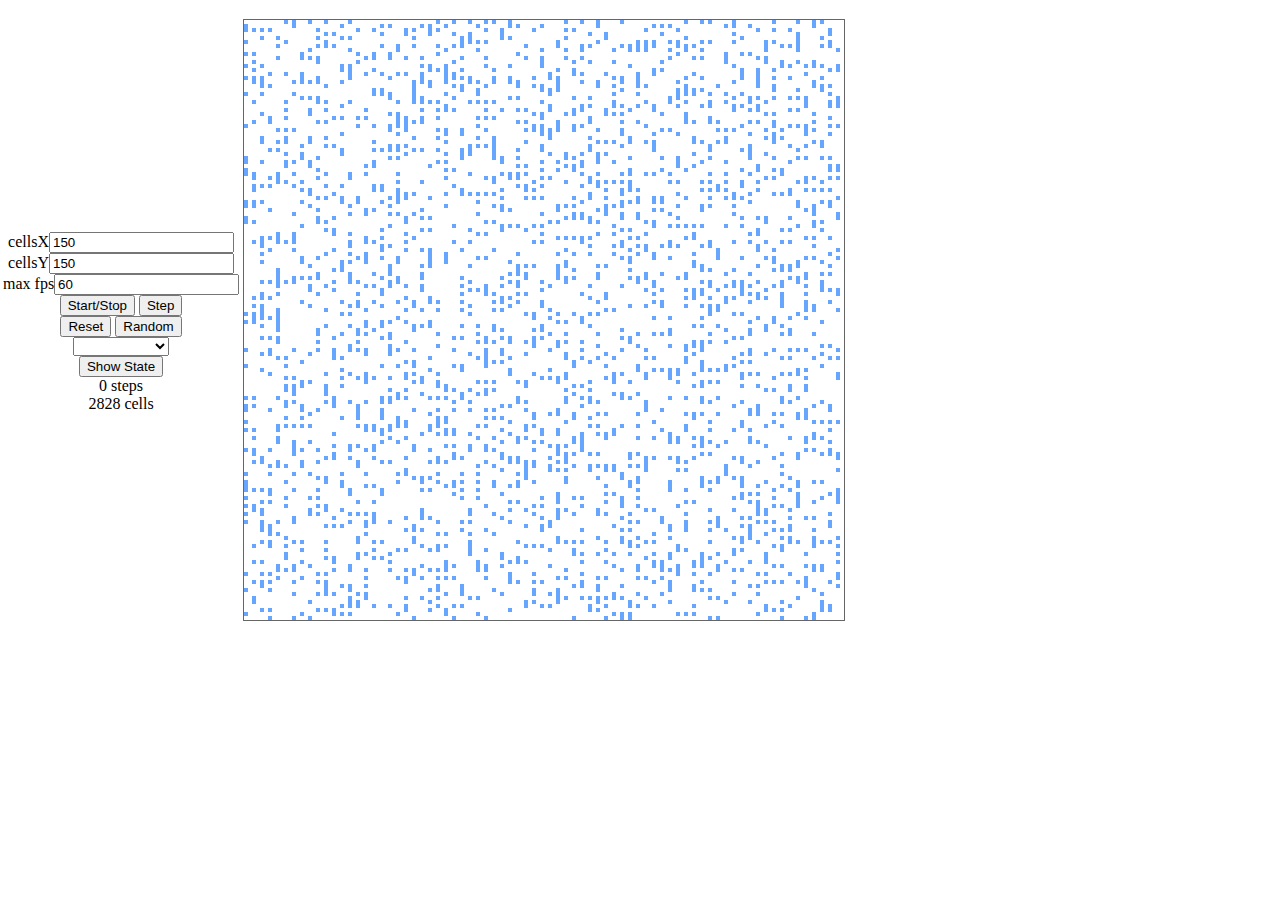
<file: site/life.html>
<!DOCTYPE HTML>
<html>
  <head>
    <style>
      body {
      margin: 0px;
      padding: 0px;
      }
    </style>
  </head>
  <body>
    <table  style="margin-top:1em">
      <tbody>
        <tr>
          <td align="center">
            <form action="#">
              <div><label for="cellx">cellsX</label><input type="text" id="cellsX" onChange="set('cellsX', this.value);"/></div>
              <div><label for="cellY">cellsY</label><input type="text" id="cellsY" onChange="set('cellsY', this.value);"/></div>
              <div><label for="framerate">max fps</label><input type="text" id="framerate" onChange="set('framerate',this.value);meta.generationSinceStart=0;meta.startTime=getSeconds()"/></div>
              <div>
                <input type="button" id="startstop" value="Start/Stop" onClick="toggleRun()"/>
                <input type="button" id="step" value="Step" onClick="renderNextFrame(meta)"/>
              </div>
              <div>
                <input type="button" id="reset" value="Reset" onClick="document.getElementById('shapes').selectedIndex=0;resetCanvas(meta)"/>
                <input type="button" id="rand" value="Random" onClick="randomCanvas(meta)"/>
              </div>
              <div><select id="shapes" onChange="initShape(meta, this.value)"></select></div>
              <div><input type="button" id="showstate" value="Show State" onClick="showState(meta)"/></div>
            </form>
            <div id="generation"></div>
            <div id="population"></div>
          </td>
          <td>
            <div>
              <canvas id="gol" width="600" height="600" style="border:solid #666 1px;"></canvas>
            </div>
          </td>
        </tr>
      </tbody>
    </table>
    <div id="debug" style="text-align:center"></div>
    <div id="actualFramerate" style="text-align:center"></div>
    <script>
      document.onkeyup = keyListener;       

      function keyListener(event) {
        var KeyID = (window.event) ? event.keyCode : event.keyCode;
        switch(KeyID) {
          case 67: resetCanvas(meta); break;     // c means clear
          case 71: toggleRun(); break;           // g means go dog go 
          case 82: randomCanvas(meta); break;    // r means random
          case 83: renderNextFrame(meta); break; // s means step
        }
      }

      function init(cfg) {
        document.getElementById("cellsX").value = cfg.cellsX;
        document.getElementById("cellsY").value = cfg.cellsY;
        document.getElementById("framerate").value = cfg.framerate;
        cfg.canvas.addEventListener('mousemove', canvasMouseMove, false);
        cfg.canvas.addEventListener('mousedown', canvasMouseDown, false);
        cfg.canvas.addEventListener('mouseup', canvasMouseUp, false);
        populateSelect(document.getElementById('shapes'));
      }

      function getMousePos(cfg, evt) {
        var rect = cfg.canvas.getBoundingClientRect();
        return {
           x: evt.clientX - rect.left,
           y: evt.clientY - rect.top
        };
      } 

      function canvasMouseDown(event) {
        mousePos = getMousePos(meta, event);
        meta.dragStart=getCellRect(meta, mousePos);
        meta.dragEnd=Start=getCellRect(meta, mousePos);
        meta.dragState=!meta.currState[meta.dragStart.y][meta.dragStart.x];
      }

      function canvasMouseMove(event) {
        //erase old highlight
        
        mousePos = getMousePos(meta, event);
        meta.dragEnd= getMousePos(meta, event);
        cells = getCellRect(meta, mousePos);
        //draw new highlight
      }

      // highlights or returns to normal, an array of cells
      // returns the cells affected

      function toggleHighLight(cells, state) {

        drawRect(makeRect(cellX*cellW,cellY*cellH,cellW,cellH,0,cfg.highlight,cfg.stroke), cfg);
      }

      function canvasMouseUp(event) {
        if(meta.dragStart !=null) {
          mousePos = getMousePos(meta, event);
          var changed = toggleCells(getInterimCells(meta.dragStart, getCellRect(meta, mousePos)), meta.dragState);
          meta.dragState? meta.population += changed : meta.population -= changed;
        }
        drawState(meta);
        meta.dragStart=null;
        meta.dragState=null;
      }

      // toggles an array of [y],[x] arrays to argued state
      // returns number that changed state
      function toggleCells(arr, state) {
        var retval = 0;
        for(var i = 0; i<arr.length; i++) {
          var last_state = meta.currState[arr[i].y][arr[i].x]; 
          if(last_state != state) {
            meta.currState[arr[i].y][arr[i].x] = state;
            retval++;
          }
        }
        return retval;;
      }

      // implementation of bresenham algoithm to get covered cells over
      // a line segement connecting two cells
      // params: start: start canvas cell
      //         end: final canvas cell
      // return: array of cells covered
      function getInterimCells(start, end) {
        ret = [];
        if(start == null || end == null) return ret;
        var dx = Math.abs(end.x - start.x), sx = start.x < end.x ? 1 : -1;
        var dy = Math.abs(end.y - start.y), sy = start.y < end.y ? 1 : -1; 
        var err = (dx>dy ? dx : -dy)/2;

        while (true) {
          ret.push({x:start.x, y:start.y});
          if (start.x === end.x && start.y === end.y) break;
          var e2 = err;
          if (e2 > -dx) { err -= dy; start.x += sx; }
          if (e2 < dy) { err += dx; start.y += sy; }
        }
        return ret;
      }

      // draws a square dynamically sized by size of the canvas and the number of 
      // cells configured to be displayed
      function drawRect(rect, cfg) {
        cfg.context.beginPath();
        cfg.context.rect(rect.x, rect.y, rect.width, rect.height);
        cfg.context.fillStyle = rect.fill;
        cfg.context.fill();
      }

      // creates jso containing data used to draw a square on the canvas
      function makeRect(x,y,width,height,borderWidth,fill,stroke ) {
        return {x: x, y: y, width: width, height: height, borderWidth: borderWidth, fill: fill, stroke: stroke};
      }

      function getRect(cfg, mousePos) {
        cellW=cfg.canvas.width/cfg.currState[0].length;
        cellH=cfg.canvas.height/cfg.currState.length;

      }

      function drawState(cfg) {
        cellW=cfg.canvas.width/cfg.currState[0].length;
        cellH=cfg.canvas.height/cfg.currState.length;
        cfg.context.clearRect(0, 0, cfg.canvas.width, cfg.canvas.height);

        for(var y=0; y<cfg.currState.length; y++) {
          for(var x=0; x<cfg.currState[y].length; x++) {
            if(cfg.currState[y][x])
              drawRect(makeRect(x*cellW,y*cellH,cellW,cellH,1,cfg.fill,cfg.stroke), cfg);
          }
        }
        document.getElementById("generation").innerHTML=cfg.generation+ " steps";
        document.getElementById("population").innerHTML=cfg.population + " cells";
      }

      function getCellRect(cfg, mousePos) {
        cfg.context.clearRect(0, 0, cfg.canvas.width, cfg.canvas.height);
        drawState(cfg);
        cellW=cfg.canvas.width/cfg.currState[0].length;
        cellH=cfg.canvas.height/cfg.currState.length;
        
        var cellX=Math.floor(mousePos.x/cellW);
        var cellY=Math.floor(mousePos.y/cellH);
        document.getElementById('debug').innerHTML="(x,y): " + mousePos.x + "," + mousePos.y + "<br/>(cx,cy): " + cellX + "," + cellY;
        drawRect(makeRect(cellX*cellW,cellY*cellH,cellW,cellH,0,cfg.highlight,cfg.stroke), cfg);
        return {x:cellX, y:cellY}
      }

      function getOccupiedNeighbors(state,x,y) {
        states=[[x-1,y],[x-1,y-1],[x,y-1],[x+1,y-1],[x+1,y],[x+1,y+1],[x,y+1],[x-1,y+1]];
        retval=0;
        for(var i=0; i<8; i++) {
          if(states[i][0] >= 0 && states[i][1] >= 0 && states[i][0] < state[0].length && states[i][1] < state.length) {
            if(state[states[i][1]][states[i][0]]) {
              retval+=1;
            }
          }
        }
        return retval;
      }

      //false=dead, true=life
      function getNextCellState(cellState, occupiedNeighbors) {
        nextState=false;
        if(cellState) {
          if(occupiedNeighbors < 2 || occupiedNeighbors > 3) {
            nextState = false;
          }else{
            nextState = true;
          }
        }else{
          nextState = (occupiedNeighbors == 3);
        }
        return nextState;
      }

      function set(ivar, val) {
        meta[ivar]=val;
      }

      function get(ivar) {
        return meta[ivar];
      }

      function getNextState(cfg) {
        var nextState=[];
        for(var y=0; y<cfg.currState.length; y++) {
          var line =[];
          for(var x=0; x<cfg.currState[y].length; x++) {
            var oldVal=cfg.currState[y][x];
            var nextVal= getNextCellState(cfg.currState[y][x], getOccupiedNeighbors(cfg.currState,x,y));  
            line.push(nextVal);
            if(oldVal != nextVal) {
              if(oldVal) cfg.population-=1;
              if(!oldVal) cfg.population+=1;
            }
          }
          nextState.push(line);
        }
        cfg.currState=nextState;
        return nextState;
      }

      function renderNextFrame(cfg) {
        cfg.generation++;
        cfg.generationSinceStart++;
        cfg.context.clearRect(0, 0, cfg.canvas.width, cfg.canvas.height);
        cfg.currState = getNextState(cfg);
        drawState(cfg);
        renderStats(cfg);
        document.getElementById('population').innerHTML= cfg.population + " cells";
        if(cfg.isRunning) window.setTimeout(renderNextFrame, 1000/cfg.framerate, cfg);
        if(cfg.generation % 20 == 0) { 
          document.getElementById("actualFramerate").innerHTML= round(cfg.generationSinceStart/(getSeconds()-cfg.startTime), 2) + " fps";
        }
      }

      function renderStats() {
      }

      function getRandomInt(min, max) {
          return Math.floor(Math.random() * (max - min + 1)) + min;
      }

      function toggleRun() {
        meta.isRunning = !meta.isRunning;
        meta.startTime = getSeconds();
        meta.generationSinceStart = 0;
        document.getElementById("step").disabled=meta.isRunning;
        document.getElementById("reset").disabled=meta.isRunning;
        document.getElementById("generation").innerHTML="";
        document.getElementById("actualFramerate").innerHTML="";

        renderNextFrame(meta);
      }

      function getSeconds() {
        return new Date().getTime() / 1000;
      }

      function round(number, decimals) {
        return new Number(number+'').toFixed(parseInt(decimals));
      }

      function resetCanvas(cfg) {
        cfg.generation=0;
        cfg.currState=[];
        cfg.population=0;
        for(var y=0; y<cfg.cellsY; y++) {
          line=[];
          for(var x=0; x<cfg.cellsX; x++) {
            line.push(false);
          }
          cfg.currState.push(line);
        }
        cfg.context.clearRect(0, 0, cfg.canvas.width, cfg.canvas.height);
        drawState(cfg);
      }

      function randomCanvas(cfg) {
        cfg.currState=[];
        cfg.population=0;
        for(var y=0; y<cfg.cellsY; y++) {
          line=[];
          for(var x=0; x<cfg.cellsX; x++) {
            if ((x%2==0 && y%2==0)|| (x%2!=0 && y%2!=0)){
              var rand = getRandomInt(0,3);
              line.push(rand==1);
              line.push(false);
              if(rand==1) cfg.population += 1;
            }
          }
          cfg.currState.push(line);
        }
        cfg.context.clearRect(0, 0, cfg.canvas.width, cfg.canvas.height);
        drawState(cfg);
      }

      function initShape(cfg, arrname){
        arr = window[arrname];
        cfg.cellsX=arr[2];
        cfg.cellsY=arr[2];
        document.getElementById("cellsX").value = arr[2];
        document.getElementById("cellsY").value = arr[2];
        resetCanvas(cfg);
        if(arr == null) return;
        cfg.population = arr[0].length;
        for(var i=0; i<arr[0].length; i++) {
          cfg.currState[arr[1][i]][arr[0][i]] = true;
        }
        cfg.context.clearRect(0, 0, cfg.canvas.width, cfg.canvas.height);
        //initShape(cfg,hash); 
        drawState(cfg);
      }
 
      function showState(cfg) {
        var arr = [[],[]];
        for(var y=0; y<cfg.currState.length; y++) {
          for(var x=0; x<cfg.currState[y].length; x++) {
            if(cfg.currState[y][x]) {
              arr[0].push(x);
              arr[1].push(y);
            }
          }
        }
        var show = "[["+arr[0].join(",") + "],[" + arr[1].join(",") + "]]";
        document.getElementById("debug").innerHTML = show
      }

      function addToCheckbox(select, names) {
        for(var i = 0; i<names.length; i++) {
          var el = document.createElement("option");
          el.textContent = names[i];
          el.value = names[i];
          select.appendChild(el);
        }
      }

      function populateSelect(cb) {
        var names = [];
        names.push('');
        names.push('glider');
        names.push('absorber');
        names.push('oneoone');
        names.push('onetwothree');
        names.push('acorn');
        names.push('anvil');
        names.push('ants');
        names.push('beehive');
        names.push('bigs');
        names.push('gospergun');
        names.push('eater2s');
        names.push('eater3');
        names.push('blinkerpuffer');
        names.push('boatmaker');
        names.push('ecstasy');
        names.push('duuude');
        names.push('sweeeet');
        names.push('becs_1');
        names.push('koks_galaxy');
        addToCheckbox(cb, names);
      }

      var glider = [[1,2,0,1,2],[0,1,2,2,2], 100];
      var absorber = [[3,4,3,4],[0,0,1,1], 100];
      var oneoone = [[4,5,12,13,3,5,12,14,3,14,0,1,3,14,16,17,0,1,3,5,8,9,12,14,16,17,3,5,7,10,12,14,3,5,7,10,12,14,0,1,3,5,8,9,12,14,16,17,0,1,3,14,16,17,3,14,3,5,12,14,4,5,12,13],[0,0,0,0,1,1,1,1,2,2,3,3,3,3,3,3,4,4,4,4,4,4,4,4,4,4,5,5,5,5,5,5,6,6,6,6,6,6,7,7,7,7,7,7,7,7,7,7,8,8,8,8,8,8,9,9,10,10,10,10,11,11,11,11], 100];
      var onetwothree = [[2,3,0,3,0,1,3,5,6,1,3,6,1,6,8,9,2,3,4,6,8,9,5,4,4,5],[0,0,1,1,2,2,2,2,2,3,3,3,4,4,4,4,5,5,5,5,5,5,6,7,8,8], 100];
      var acorn = [[68,70,67,68,71,72,73],[83,84,85,85,85,85,85], 100];
      var anvil = [[30,31,32,33,29,34,30,31,32,34,32,34,35],[61,61,61,61,62,62,63,63,63,63,64,64,64], 100];
      var ants = [[8,9,13,14,18,19,23,24,28,29,33,34,38,39,43,44,48,49,10,11,15,16,20,21,25,26,30,31,35,36,40,41,45,46,50,51,10,11,15,16,20,21,25,26,30,31,35,36,40,41,45,46,50,51,8,9,13,14,18,19,23,24,28,29,33,34,38,39,43,44,48,49],[44,44,44,44,44,44,44,44,44,44,44,44,44,44,44,44,44,44,45,45,45,45,45,45,45,45,45,45,45,45,45,45,45,45,45,45,46,46,46,46,46,46,46,46,46,46,46,46,46,46,46,46,46,46,47,47,47,47,47,47,47,47,47,47,47,47,47,47,47,47,47,47], 100];
      var beehive = [[11,12,10,13,11,12,9,10,11,12,8,13,8,9,12,13],[4,4,5,5,6,6,8,8,8,8,9,9,10,10,10,10], 100];
      var bigs = [[35,36,34,37,34,36,37,31,32,34,31,34,32,33],[50,50,51,51,52,52,52,53,53,53,54,54,55,55], 100];
      var gospergun = [[41,39,41,29,30,37,38,51,52,28,32,37,38,51,52,17,18,27,33,37,38,17,18,27,31,33,34,39,41,27,33,41,28,32,29,30],[13,14,14,15,15,15,15,15,15,16,16,16,16,16,16,17,17,17,17,17,17,18,18,18,18,18,18,18,18,19,19,19,20,20,21,21], 100];
      var eater2s = [[41,39,41,29,30,37,38,51,52,28,32,37,38,51,52,17,18,27,33,37,38,17,18,27,31,33,34,39,41,27,33,41,28,32,29,30,70,71,73,70,71,73,74,75,76,70,71,73,74,75,71,73,71,73,72],[13,14,14,15,15,15,15,15,15,16,16,16,16,16,16,17,17,17,17,17,17,18,18,18,18,18,18,18,18,19,19,19,20,20,21,21,51,51,51,52,52,52,52,52,53,54,54,54,54,54,55,55,56,56,57], 100];
      var eater3 = [[41,39,41,29,30,37,38,51,52,28,32,37,38,51,52,17,18,27,33,37,38,17,18,27,31,33,34,39,41,27,33,41,28,32,29,30,70,71,69,72,75,76,69,71,76,79,70,76,78,80,73,74,76,79,73,76,70,75,70,71,72,73,74,72,71,73,72],[13,14,14,15,15,15,15,15,15,16,16,16,16,16,16,17,17,17,17,17,17,18,18,18,18,18,18,18,18,19,19,19,20,20,21,21,51,51,52,52,52,52,53,53,53,53,54,54,54,54,55,55,55,55,56,56,57,57,58,58,58,58,58,60,61,61,62], 100];
      var blinkerpuffer = [[92,90,94,89,89,94,89,90,91,92,93,90,91,89,90,92,93,94,90,91,92,93,91,92,94,95,92,97,91,91,97,91,92,93,94,95,96],[3,4,4,5,6,6,7,7,7,7,7,11,11,12,12,12,12,12,13,13,13,13,14,14,16,16,17,17,18,19,19,20,20,20,20,20,20], 100];
      var boatmaker = [[43,44,42,44,41,40,39,38,37,36,35,34,33,32,27,28,29,30,31,31,31,31,31],[24,24,25,25,26,27,28,29,30,31,32,33,34,35,36,36,36,36,36,37,38,39,40], 100];
      var ecstasy = [[0,99,1,98,2,97,3,96,4,95,5,94,6,93,7,92,8,91,9,90,10,89,11,88,12,87,13,86,14,85,15,84,16,83,17,82,18,81,19,80,20,79,21,78,22,77,23,76,24,75,25,74,26,73,27,72,28,71,29,70,30,69,31,68,32,67,33,66,34,65,35,64,36,63,37,62,38,61,39,60,40,59,41,58,42,57,43,56,44,55,45,54,46,53,47,52,48,51,49,50,49,50,48,51,47,52,46,53,45,54,44,55,43,56,42,57,41,58,40,59,39,60,38,61,37,62,36,63,35,64,34,65,33,66,32,67,31,68,30,69,29,70,28,71,27,72,26,73,25,74,24,75,23,76,22,77,21,78,20,79,19,80,18,81,17,82,16,83,15,84,14,85,13,86,12,87,11,88,10,89,9,90,8,91,7,92,6,93,5,94,4,95,3,96,2,97,1,98],[0,0,1,1,2,2,3,3,4,4,5,5,6,6,7,7,8,8,9,9,10,10,11,11,12,12,13,13,14,14,15,15,16,16,17,17,18,18,19,19,20,20,21,21,22,22,23,23,24,24,25,25,26,26,27,27,28,28,29,29,30,30,31,31,32,32,33,33,34,34,35,35,36,36,37,37,38,38,39,39,40,40,41,41,42,42,43,43,44,44,45,45,46,46,47,47,48,48,49,49,50,50,51,51,52,52,53,53,54,54,55,55,56,56,57,57,58,58,59,59,60,60,61,61,62,62,63,63,64,64,65,65,66,66,67,67,68,68,69,69,70,70,71,71,72,72,73,73,74,74,75,75,76,76,77,77,78,78,79,79,80,80,81,81,82,82,83,83,84,84,85,85,86,86,87,87,88,88,89,89,90,90,91,91,92,92,93,93,94,94,95,95,96,96,97,97,98,98], 100];
      var duuude = [[1,299,2,298,3,297,4,296,5,295,6,294,7,293,8,292,9,291,10,290,11,289,12,288,13,287,14,286,15,285,16,284,17,283,18,282,19,281,20,280,21,279,22,278,23,277,24,276,25,275,26,274,27,273,28,272,29,271,30,270,31,269,32,268,33,267,34,266,35,265,36,264,37,263,38,262,39,261,40,260,41,259,42,258,43,257,44,256,45,255,46,254,47,253,48,252,49,251,50,250,51,249,52,248,53,247,54,246,55,245,56,244,57,243,58,242,59,241,60,240,61,239,62,238,63,237,64,236,65,235,66,234,67,233,68,232,69,231,70,230,71,229,72,228,73,227,74,226,75,225,76,224,77,223,78,222,79,221,80,220,81,219,82,218,83,217,84,216,85,215,86,214,87,213,88,212,89,211,90,210,91,209,92,208,93,207,94,206,95,205,96,204,97,203,98,202,99,201,100,200,101,199,102,198,103,197,104,196,105,195,106,194,107,193,108,192,109,191,110,190,111,189,112,188,113,187,114,186,115,185,116,184,117,183,118,182,119,181,120,180,121,179,122,178,123,177,124,176,125,175,126,174,127,173,128,172,129,171,130,170,131,169,132,168,133,167,134,166,135,165,136,164,137,163,138,162,139,161,140,160,141,159,142,158,143,157,144,156,145,155,146,154,147,153,148,152,149,151,150,149,151,148,152,147,153,146,154,145,155,144,156,143,157,142,158,141,159,140,160,139,161,138,162,137,163,136,164,135,165,134,166,133,167,132,168,131,169,130,170,129,171,128,172,127,173,126,174,125,175,124,176,123,177,122,178,121,179,120,180,119,181,118,182,117,183,116,184,115,185,114,186,113,187,112,188,111,189,110,190,109,191,108,192,107,193,106,194,105,195,104,196,103,197,102,198,101,199,100,200,99,201,98,202,97,203,96,204,95,205,94,206,93,207,92,208,91,209,90,210,89,211,88,212,87,213,86,214,85,215,84,216,83,217,82,218,81,219,80,220,79,221,78,222,77,223,76,224,75,225,74,226,73,227,72,228,71,229,70,230,69,231,68,232,67,233,66,234,65,235,64,236,63,237,62,238,61,239,60,240,59,241,58,242,57,243,56,244,55,245,54,246,53,247,52,248,51,249,50,250,49,251,48,252,47,253,46,254,45,255,44,256,43,257,42,258,41,259,40,260,39,261,38,262,37,263,36,264,35,265,34,266,33,267,32,268,31,269,30,270,29,271,28,272,27,273,26,274,25,275,24,276,23,277,22,278,21,279,20,280,19,281,18,282,17,283,16,284,15,285,14,286,13,287,12,288,11,289,10,290,9,291,8,292,7,293,6,294,5,295,4,296,3,297,2,298,1,299],[1,1,2,2,3,3,4,4,5,5,6,6,7,7,8,8,9,9,10,10,11,11,12,12,13,13,14,14,15,15,16,16,17,17,18,18,19,19,20,20,21,21,22,22,23,23,24,24,25,25,26,26,27,27,28,28,29,29,30,30,31,31,32,32,33,33,34,34,35,35,36,36,37,37,38,38,39,39,40,40,41,41,42,42,43,43,44,44,45,45,46,46,47,47,48,48,49,49,50,50,51,51,52,52,53,53,54,54,55,55,56,56,57,57,58,58,59,59,60,60,61,61,62,62,63,63,64,64,65,65,66,66,67,67,68,68,69,69,70,70,71,71,72,72,73,73,74,74,75,75,76,76,77,77,78,78,79,79,80,80,81,81,82,82,83,83,84,84,85,85,86,86,87,87,88,88,89,89,90,90,91,91,92,92,93,93,94,94,95,95,96,96,97,97,98,98,99,99,100,100,101,101,102,102,103,103,104,104,105,105,106,106,107,107,108,108,109,109,110,110,111,111,112,112,113,113,114,114,115,115,116,116,117,117,118,118,119,119,120,120,121,121,122,122,123,123,124,124,125,125,126,126,127,127,128,128,129,129,130,130,131,131,132,132,133,133,134,134,135,135,136,136,137,137,138,138,139,139,140,140,141,141,142,142,143,143,144,144,145,145,146,146,147,147,148,148,149,149,150,151,151,152,152,153,153,154,154,155,155,156,156,157,157,158,158,159,159,160,160,161,161,162,162,163,163,164,164,165,165,166,166,167,167,168,168,169,169,170,170,171,171,172,172,173,173,174,174,175,175,176,176,177,177,178,178,179,179,180,180,181,181,182,182,183,183,184,184,185,185,186,186,187,187,188,188,189,189,190,190,191,191,192,192,193,193,194,194,195,195,196,196,197,197,198,198,199,199,200,200,201,201,202,202,203,203,204,204,205,205,206,206,207,207,208,208,209,209,210,210,211,211,212,212,213,213,214,214,215,215,216,216,217,217,218,218,219,219,220,220,221,221,222,222,223,223,224,224,225,225,226,226,227,227,228,228,229,229,230,230,231,231,232,232,233,233,234,234,235,235,236,236,237,237,238,238,239,239,240,240,241,241,242,242,243,243,244,244,245,245,246,246,247,247,248,248,249,249,250,250,251,251,252,252,253,253,254,254,255,255,256,256,257,257,258,258,259,259,260,260,261,261,262,262,263,263,264,264,265,265,266,266,267,267,268,268,269,269,270,270,271,271,272,272,273,273,274,274,275,275,276,276,277,277,278,278,279,279,280,280,281,281,282,282,283,283,284,284,285,285,286,286,287,287,288,288,289,289,290,290,291,291,292,292,293,293,294,294,295,295,296,296,297,297,298,298,299,299], 300];
      var sweeeet = [[399,398,2,397,3,396,4,395,5,394,6,393,7,392,8,391,9,390,10,389,11,388,12,387,13,386,14,385,15,384,16,383,17,382,18,381,19,380,20,379,21,378,22,377,23,376,24,375,25,374,26,373,27,372,28,371,29,370,30,369,31,368,32,367,33,366,34,365,35,364,36,363,37,362,38,361,39,360,40,359,41,358,42,357,43,356,44,355,45,354,46,353,47,352,48,351,49,350,50,349,51,348,52,347,53,346,54,345,55,344,56,343,57,342,58,341,59,340,60,339,61,338,62,337,63,336,64,335,65,334,66,333,67,332,68,331,69,330,70,329,71,328,72,327,73,326,74,325,75,324,76,323,77,322,78,321,79,320,80,319,81,318,82,317,83,316,84,315,85,314,86,313,87,312,88,311,89,310,90,309,91,308,92,307,93,306,94,305,95,304,96,303,97,302,98,301,99,300,100,299,101,298,102,297,103,296,104,295,105,294,106,293,107,292,108,291,109,290,110,289,111,288,112,287,113,286,114,285,115,284,116,283,117,282,118,281,119,280,120,279,121,278,122,277,123,276,124,275,125,274,126,273,127,272,128,271,129,270,130,269,131,268,132,267,133,266,134,265,135,264,136,263,137,262,138,261,139,260,140,259,141,258,142,257,143,256,144,255,145,254,146,253,147,252,148,251,149,250,150,249,151,248,152,247,153,246,154,245,155,244,156,243,157,242,158,241,159,240,160,239,161,238,162,237,163,236,164,235,165,234,166,233,167,232,168,231,169,230,170,229,171,228,172,227,173,226,174,225,175,224,176,223,177,222,178,221,179,220,180,219,181,218,182,217,183,216,184,215,185,214,186,213,187,212,188,211,189,210,190,209,191,208,192,207,193,206,194,205,195,204,196,203,197,202,198,201,199,200,199,200,198,201,197,202,196,203,195,204,194,205,193,206,192,207,191,208,190,209,189,210,188,211,187,212,186,213,185,214,184,215,183,216,182,217,181,218,180,219,179,220,178,221,177,222,176,223,175,224,174,225,173,226,172,227,171,228,170,229,169,230,168,231,167,232,166,233,165,234,164,235,163,236,162,237,161,238,160,239,159,240,158,241,157,242,156,243,155,244,154,245,153,246,152,247,151,248,150,249,149,250,148,251,147,252,146,253,145,254,144,255,143,256,142,257,141,258,140,259,139,260,138,261,137,262,136,263,135,264,134,265,133,266,132,267,131,268,130,269,129,270,128,271,127,272,126,273,125,274,124,275,123,276,122,277,121,278,120,279,119,280,118,281,117,282,116,283,115,284,114,285,113,286,112,287,111,288,110,289,109,290,108,291,107,292,106,293,105,294,104,295,103,296,102,297,101,298,100,299,99,300,98,301,97,302,96,303,95,304,94,305,93,306,92,307,91,308,90,309,89,310,88,311,87,312,86,313,85,314,84,315,83,316,82,317,81,318,80,319,79,320,78,321,77,322,76,323,75,324,74,325,73,326,72,327,71,328,70,329,69,330,68,331,67,332,66,333,65,334,64,335,63,336,62,337,61,338,60,339,59,340,58,341,57,342,56,343,55,344,54,345,53,346,52,347,51,348,50,349,49,350,48,351,47,352,46,353,45,354,44,355,43,356,42,357,41,358,40,359,39,360,38,361,37,362,36,363,35,364,34,365,33,366,32,367,31,368,30,369,29,370,28,371,27,372,26,373,25,374,24,375,23,376,22,377,21,378,20,379,19,380,18,381,17,382,16,383,15,384,14,385,13,386,12,387,11,388,10,389,9,390,8,391,7,392,6,393,5,394,4,395,3,396,2,397,1,398,0,399],[0,1,2,2,3,3,4,4,5,5,6,6,7,7,8,8,9,9,10,10,11,11,12,12,13,13,14,14,15,15,16,16,17,17,18,18,19,19,20,20,21,21,22,22,23,23,24,24,25,25,26,26,27,27,28,28,29,29,30,30,31,31,32,32,33,33,34,34,35,35,36,36,37,37,38,38,39,39,40,40,41,41,42,42,43,43,44,44,45,45,46,46,47,47,48,48,49,49,50,50,51,51,52,52,53,53,54,54,55,55,56,56,57,57,58,58,59,59,60,60,61,61,62,62,63,63,64,64,65,65,66,66,67,67,68,68,69,69,70,70,71,71,72,72,73,73,74,74,75,75,76,76,77,77,78,78,79,79,80,80,81,81,82,82,83,83,84,84,85,85,86,86,87,87,88,88,89,89,90,90,91,91,92,92,93,93,94,94,95,95,96,96,97,97,98,98,99,99,100,100,101,101,102,102,103,103,104,104,105,105,106,106,107,107,108,108,109,109,110,110,111,111,112,112,113,113,114,114,115,115,116,116,117,117,118,118,119,119,120,120,121,121,122,122,123,123,124,124,125,125,126,126,127,127,128,128,129,129,130,130,131,131,132,132,133,133,134,134,135,135,136,136,137,137,138,138,139,139,140,140,141,141,142,142,143,143,144,144,145,145,146,146,147,147,148,148,149,149,150,150,151,151,152,152,153,153,154,154,155,155,156,156,157,157,158,158,159,159,160,160,161,161,162,162,163,163,164,164,165,165,166,166,167,167,168,168,169,169,170,170,171,171,172,172,173,173,174,174,175,175,176,176,177,177,178,178,179,179,180,180,181,181,182,182,183,183,184,184,185,185,186,186,187,187,188,188,189,189,190,190,191,191,192,192,193,193,194,194,195,195,196,196,197,197,198,198,199,199,200,200,201,201,202,202,203,203,204,204,205,205,206,206,207,207,208,208,209,209,210,210,211,211,212,212,213,213,214,214,215,215,216,216,217,217,218,218,219,219,220,220,221,221,222,222,223,223,224,224,225,225,226,226,227,227,228,228,229,229,230,230,231,231,232,232,233,233,234,234,235,235,236,236,237,237,238,238,239,239,240,240,241,241,242,242,243,243,244,244,245,245,246,246,247,247,248,248,249,249,250,250,251,251,252,252,253,253,254,254,255,255,256,256,257,257,258,258,259,259,260,260,261,261,262,262,263,263,264,264,265,265,266,266,267,267,268,268,269,269,270,270,271,271,272,272,273,273,274,274,275,275,276,276,277,277,278,278,279,279,280,280,281,281,282,282,283,283,284,284,285,285,286,286,287,287,288,288,289,289,290,290,291,291,292,292,293,293,294,294,295,295,296,296,297,297,298,298,299,299,300,300,301,301,302,302,303,303,304,304,305,305,306,306,307,307,308,308,309,309,310,310,311,311,312,312,313,313,314,314,315,315,316,316,317,317,318,318,319,319,320,320,321,321,322,322,323,323,324,324,325,325,326,326,327,327,328,328,329,329,330,330,331,331,332,332,333,333,334,334,335,335,336,336,337,337,338,338,339,339,340,340,341,341,342,342,343,343,344,344,345,345,346,346,347,347,348,348,349,349,350,350,351,351,352,352,353,353,354,354,355,355,356,356,357,357,358,358,359,359,360,360,361,361,362,362,363,363,364,364,365,365,366,366,367,367,368,368,369,369,370,370,371,371,372,372,373,373,374,374,375,375,376,376,377,377,378,378,379,379,380,380,381,381,382,382,383,383,384,384,385,385,386,386,387,387,388,388,389,389,390,390,391,391,392,392,393,393,394,394,395,395,396,396,397,397,398,398,399,399], 400];
      var becs_1 = [[1,2,4,5,7,8,0,1,3,6,8,9,0,3,6,9,1,2,3,6,7,8,0,4,5,9,0,4,5,9,10,1,2,3,6,7,8,0,3,6,9,0,1,3,6,8,9,1,2,4,5,7,8],[0,0,0,0,0,0,1,1,1,1,1,1,2,2,2,2,3,3,3,3,3,3,4,4,4,4,5,5,5,5,5,6,6,6,6,6,6,7,7,7,7,8,8,8,8,8,8,9,9,9,9,9,9], 10] ;
      var koks_galaxy = [[42,45,47,40,41,43,45,46,47,41,48,40,41,47,41,47,48,40,47,41,42,43,45,47,48,41,43,46],[67,67,67,68,68,68,68,68,68,69,69,70,70,70,72,72,72,73,73,74,74,74,74,74,74,75,75,75], 100];

      var meta={
        canvas: document.getElementById('gol'),
        context: document.getElementById('gol').getContext('2d'),
        cellsX:150,
        cellsY:150,
        fill:"#66A6FF",
        stroke:"black",
        highlight:"orange",
        framerate:60,
        generation:0,
        generationSinceStart:0,
        lastState:null,
        currState:[],
        isRunning:false,
        startTime:new Date().getTime()/1000,
        population:0,
        dragStart:null,
        dragEnd:null,
        dragState:null,
        highlightedCells:null
        }

      init(meta);
      randomCanvas(meta);

    </script>
  </body>
</html>
</file>
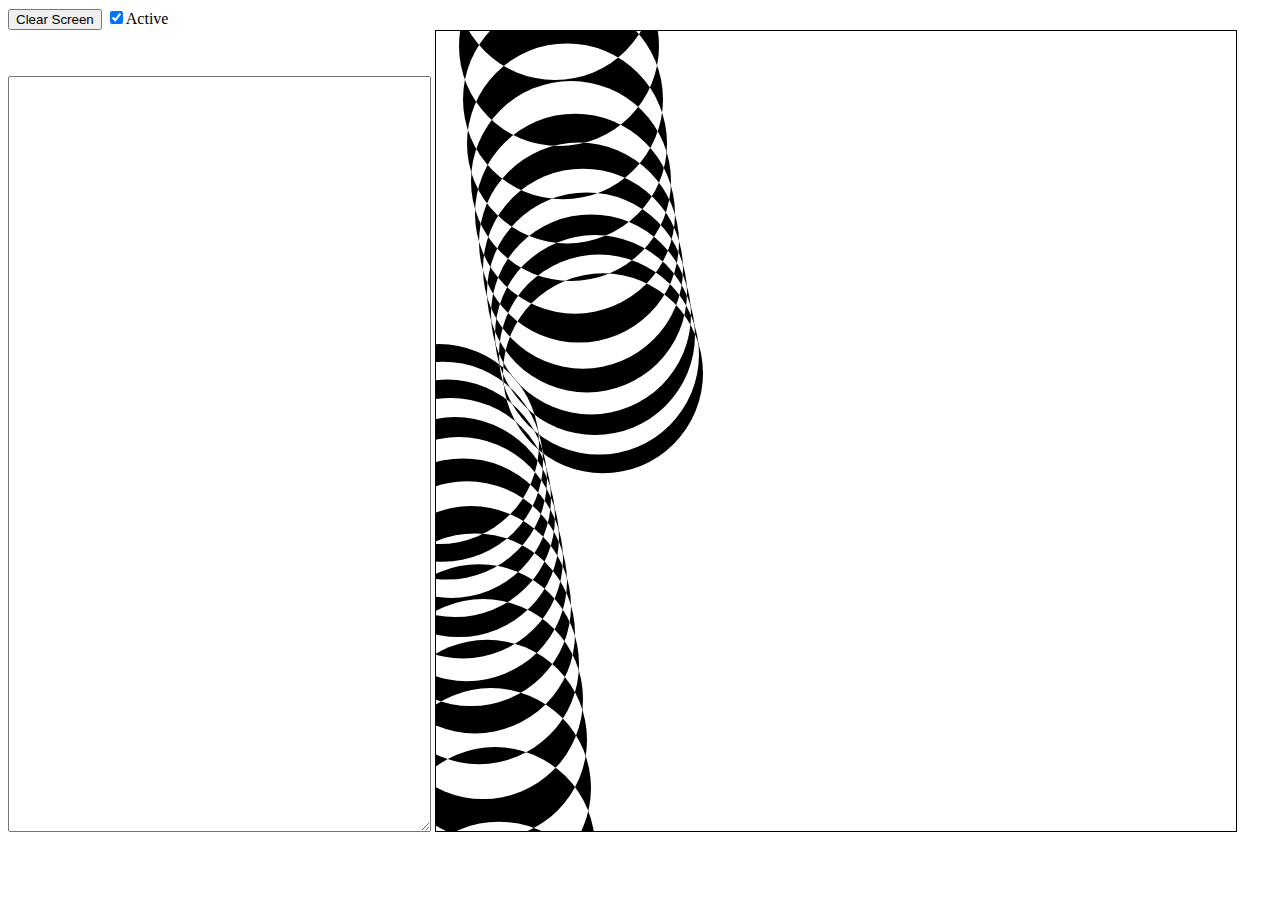
<file: site/mathtoy.html>
<!DOCTYPE HTML>
<html lang="en">
<head>
  <meta name="viewport" content="width=device-width,initial-scale=1">
  <meta charset=utf-8>
  <style>
    canvas { border: 1px solid black; }
  </style>
</head>
<body>
  <div>
    <input type="button" onclick=clearScreen(this) value="Clear Screen"></input>
    <input type="checkbox" onchange=toggleActive(this) checked/>Active</input>
  </div>
  <textarea style="display: inline-block" cols=50 rows=50 id="function" onblur=updateFunc(this)></textarea>

  <canvas id="canvas"></canvas>
<script>

  var vertFunc=Math.tan;         
  var active=true;

  function clearScreen(elem) {
      ctx.clearRect(0,0,canvas.width, canvas.height);
  }

  function toggleActive(elem) {
      active = elem.checked;
      if(active) {
        window.requestAnimationFrame(window.drawFunc);
      }
  }

  function draw () {
      ctx.globalCompositeOperation = 'xor';
      //time+=(Math.random()*25);
      //ctx.clearRect(0,0,canvas.width,canvas.height);
      time+=4;
      let hpos = time%(canvas.width+100);
      let vposSeed = (hpos%360)*Math.PI/180
      ctx.beginPath();
      ctx.arc(hpos, 250*vertFunc(vposSeed)+canvas.height/2, 100, 0, 2*Math.PI, false);
      ctx.closePath();
      //if(time%1==0) { ctx.fill();}
      ctx.fill();
      if(active) {
        window.requestAnimationFrame(window.drawFunc);
      }
  }
  window.drawFunc=draw;

  function updateFunc(elem) {
      ctx.clearRect(0,0,canvas.width,canvas.height);
      //vertFunc= eval(elem.value);
      console.log(elem.value);
      eval("function f() {" + elem.value + "; if(active) { window.requestAnimationFrame(window.drawFunc);}}");
      window.drawFunc=f;
      if(active) {
        window.requestAnimationFrame(window.drawFunc);
      }
    }


  var canvas = document.querySelector('canvas');
  var ctx = canvas.getContext('2d');
  ctx.globalCompositeOperation = 'xor';
  canvas.width = window.innerWidth/1.6;
  canvas.height = window.innerHeight-100;
  var time = -1;
  draw();
  </script>
</body>
</html>
</file>
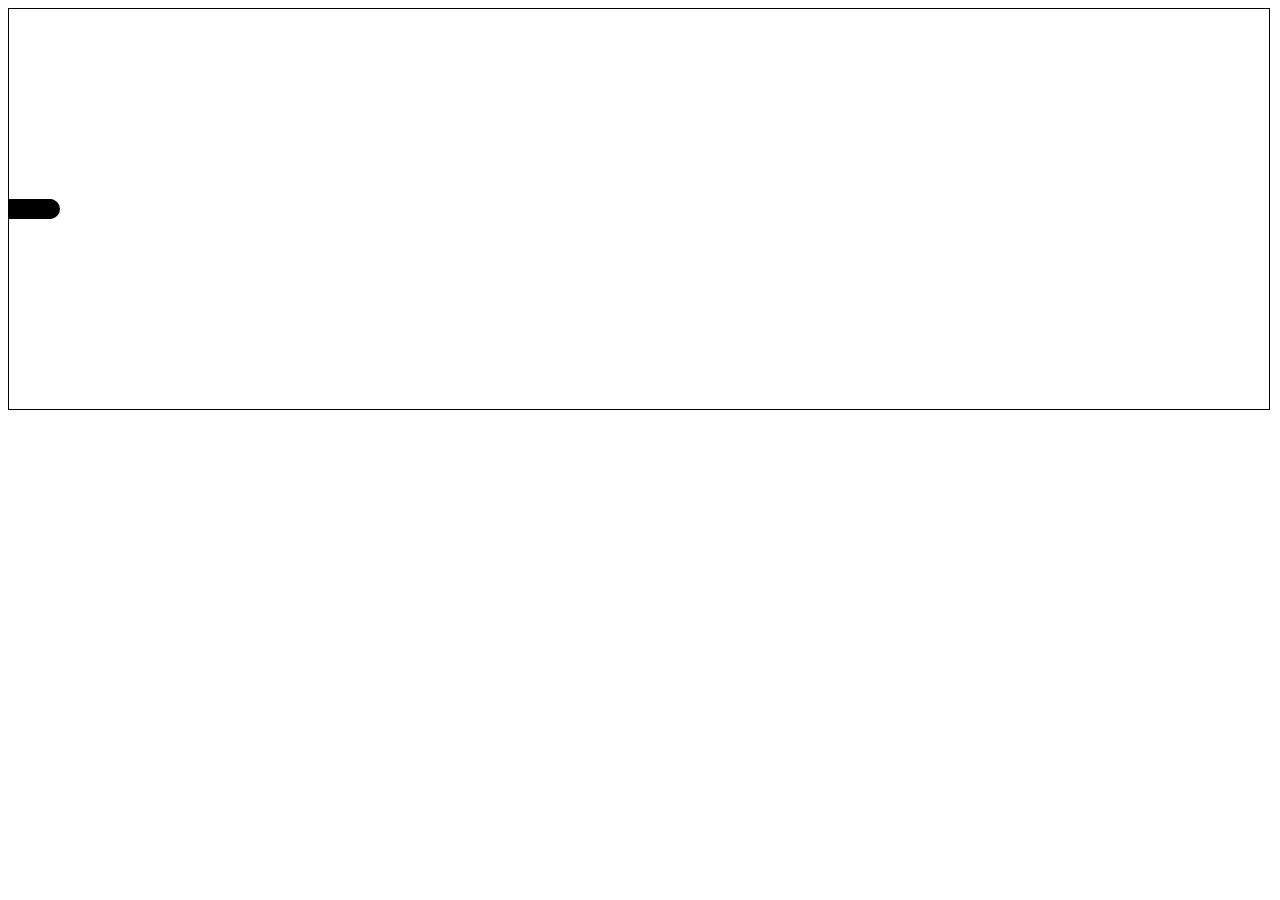
<file: site/particles.html>
<!DOCTYPE HTML>
<html lang="en">
<head>
  <meta charset=utf-8>
  <style>
    canvas { border: 1px solid black; }
  </style>
</head>
<body>
  <canvas id="canvas"></canvas>
<script>

  function draw() {
      time+=1
      let hpos = time % canvas.width;
     // ctx.beginPath();
      ctx.arc(hpos, 200, 10, 0, 2*Math.PI, false);
     // ctx.closePath();
      ctx.fill();
      window.requestAnimationFrame(draw);
  }

  var canvas = document.querySelector('canvas');
  var ctx = canvas.getContext('2d');
  canvas.width = window.innerWidth-20;
  canvas.height = 400;
  var time = -1;
  draw();
</script>
</body>
</html>
</file>
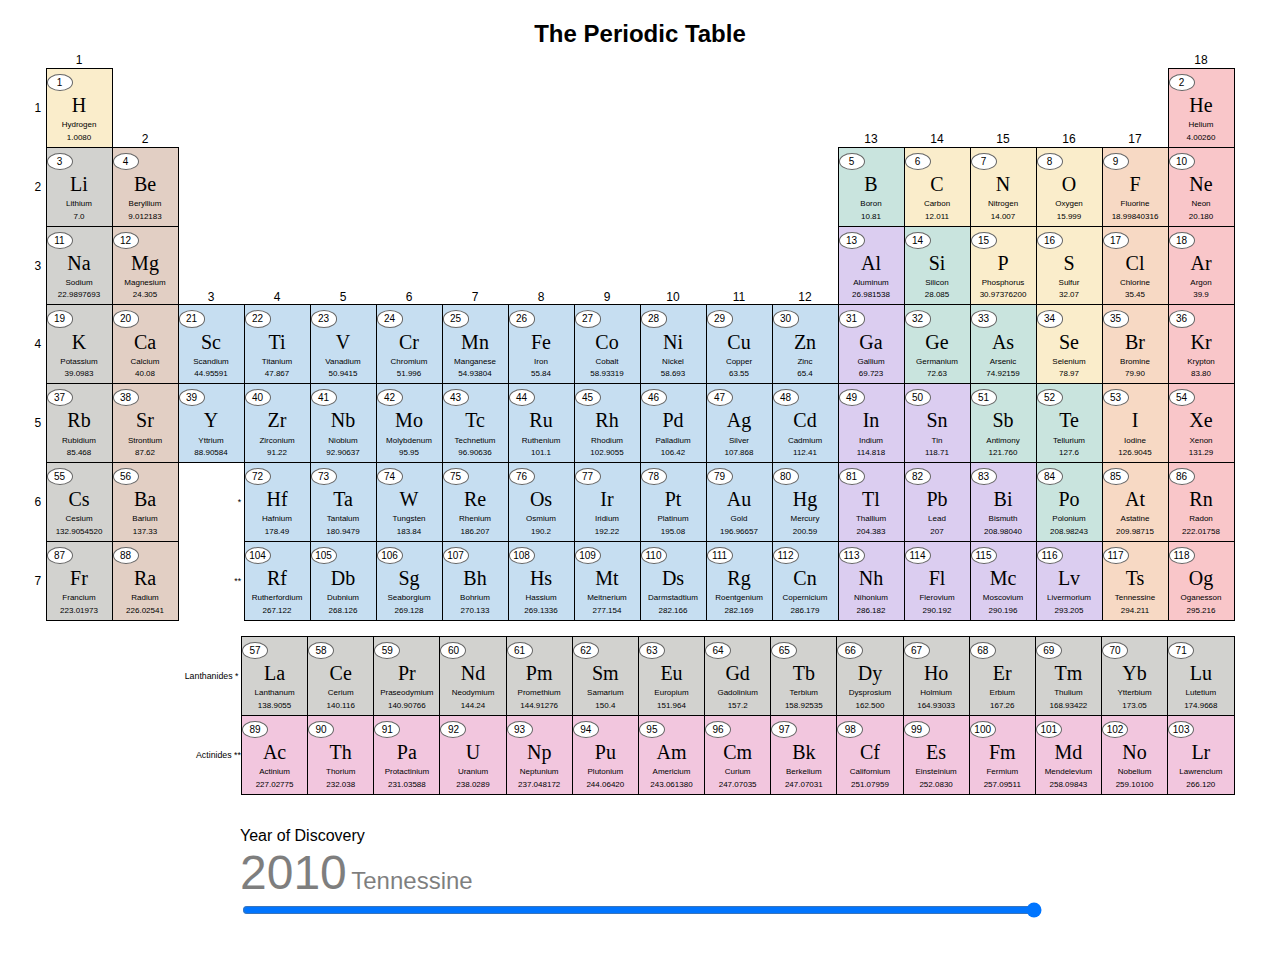
<file: site/periodic_table.html>
<!DOCTYPE HTML>
<html lang="en">
  <head>
    <meta name="viewport" content="width=device-width,initial-scale=1">
    <meta charset=utf-8>
    <style>
      html, body{ margin: 0px; padding: 0px; border: 0px; font-family: sans-serif;}
      table { margin: auto; border-collapse: collapse; width: 1189px;}
      p { margin: .156em; text-overflow: ellipsis; overflow: hidden; white-space: nowrap; text-align: center; }
      div.number { align: left;}
      td { min-width: 65px; max-width: 65px; padding: 0px; }
      input[type="range"] { width: 800px; }

      .cell { position: relative; }
      .wrapper { border: 1px solid black; }
      .element { overflow: hidden; text-overflow: ellipsis; }
      .symbol { font-size: 1.25em; font-family: serif }
      .number { font-size: .625em; }
      .display { padding-top: .3em; font-size: .5em; }
      .name { font-size: .5em; }
      .continuation { text-align: right; font-size: .55em; }
      .spacer { font-size: .625em; min-width: 65px; max-width: 65px; }
      .fblock { margin-top: 15px; }
      .nonmetal { background-color: #FAEDCB; }
      .noblegas { background-color: #F9C6C9}
      .actinide {background-color: #F2C6DE; }
      .alkalimetal {background-color: #D2D2CF; }
      .alkalineearthmetal {background-color: #E2CFC4; }
      .halogen {background-color: #F7D9C4; }
      .lanthanide {background-color: #D2D2CF; }
      .metalloid {background-color: #C9E4DE; }
      .post-transitionmetal {background-color: #DBCDF0; }
      .transitionmetal {background-color: #C6DEF1; }
      .wbg { height:16px; width: 100%; background-color: #FFF; position: absolute; bottom: 0px; }
      .highlight { width: 100%; height: 100%; }
      .imgWrapper img { margin: auto; max-height: 130px; max-width: 95%; }
      .vspacer{ font-size: 2.5em; }
      .col1 { float: left; width: 33%; }
      .colh { float: left; width: 66%; padding-left: 5px; }
      .col2 { float: left; width: 33%; }
      .row: { height: 100%; margin: auto; position: relative; top:0px; }
      .row:after { content: ""; display: table; clear: both; }
      .vspace { background-color: #FFF; height: 1em; position: absolute; bottom: 0px; }
      .label { font-size: 1.2em; display: none; margin-right: .5em; font-style: italic; color: blue; }
      .value { font-size: 1.2em; display: none; }
      .circle { border-radius: 50%; width: 23px; iline-height: 14px; background: #fff; border: 1px solid #666; text-align: center; padding:.5px; }
      .disabled { background-color: gray; opacity: .2; }
      .showcase { display: inline;text-align: left; font-size: 3em; opacity: .5; }
      .showcase#newElems { position: relative; transform: translateY(-50%); top: 50%; font-size: 1.5em; }

      #highlight { width: 100%; height: 220px; position: relative; z-index: -1; }
      #elementImage { display: block; }
      #eSummary { margin: .5em 1em .5em 1em; }
      #eSymbol { display: none; font-size: 2em; font-weight: bold; margin-left: .25em; }
      #eName { display: inline; font-size: 2em; margin-left: .25em; }
      #eNumber { font-size: 2em; margin-left: .25em; display: inline; }
      #eMass{ font-size: 1.5em; margin-left: .25em; height: 2em; display: inline; }

      #element_1:before { content: "1"; font-size: .75em; display: block; top: -1.5em; position: absolute; width: 100%; text-align: center; }
      #element_4:before { content: "2"; font-size: .75em; display: block; top: -1.5em; position: absolute; width: 100%; text-align: center; }
      #element_5:before { content: "13"; font-size: .75em; display: block; top: -1.5em; position: absolute; width: 100%; text-align: center; }
      #element_6:before { content: "14"; font-size: .75em; display: block; top: -1.5em; position: absolute; width: 100%; text-align: center; }
      #element_7:before { content: "15"; font-size: .75em; display: block; top: -1.5em; position: absolute; width: 100%; text-align: center; }
      #element_8:before { content: "16"; font-size: .75em; display: block; top: -1.5em; position: absolute; width: 100%; text-align: center; }
      #element_9:before { content: "17"; font-size: .75em; display: block; top: -1.5em; position: absolute; width: 100%; text-align: center; }
      #element_21:before { content: "3"; font-size: .75em; display: block; top: -1.5em; position: absolute; width: 100%; text-align: center; }
      #element_22:before { content: "4"; font-size: .75em; display: block; top: -1.5em; position: absolute; width: 100%; text-align: center; }
      #element_23:before { content: "5"; font-size: .75em; display: block; top: -1.5em; position: absolute; width: 100%; text-align: center; }
      #element_24:before { content: "6"; font-size: .75em; display: block; top: -1.5em; position: absolute; width: 100%; text-align: center; }
      #element_25:before { content: "7"; font-size: .75em; display: block; top: -1.5em; position: absolute; width: 100%; text-align: center; }
      #element_26:before { content: "8"; font-size: .75em; display: block; top: -1.5em; position: absolute; width: 100%; text-align: center; }
      #element_27:before { content: "9"; font-size: .75em; display: block; top: -1.5em; position: absolute; width: 100%; text-align: center; }
      #element_28:before { content: "10"; font-size: .75em; display: block; top: -1.5em; position: absolute; width: 100%; text-align: center; }
      #element_29:before { content: "11"; font-size: .75em; display: block; top: -1.5em; position: absolute; width: 100%; text-align: center; }
      #element_30:before { content: "12"; font-size: .75em; display: block; top: -1.5em; position: absolute; width: 100%; text-align: center; }
      #element_2:before { content: "18"; font-size: .75em; display: block; top: -1.5em; position: absolute; width: 100%; text-align: center; }
      #element_1:after { content: "1"; font-size: .75em; position: absolute; top: 50%; left: -1em; transform: translate(0, -50%); }
      #element_3:after { content: "2"; font-size: .75em; position: absolute; top: 50%; left: -1em; transform: translate(0, -50%); }
      #element_11:after { content: "3"; font-size: .75em; position: absolute; top: 50%; left: -1em; transform: translate(0, -50%); }
      #element_19:after { content: "4"; font-size: .75em; position: absolute; top: 50%; left: -1em; transform: translate(0, -50%); }
      #element_37:after { content: "5"; font-size: .75em; position: absolute; top: 50%; left: -1em; transform: translate(0, -50%); }
      #element_55:after { content: "6"; font-size: .75em; position: absolute; top: 50%; left: -1em; transform: translate(0, -50%); }
      #element_87:after { content: "7"; font-size: .75em; position: absolute; top: 50%; left: -1em; transform: translate(0, -50%); }
    </style>
  </head>
  <body>
    <h2 align="center">The Periodic Table</h2>
    <table>
      <tr ><td class="wrapper nonmetal " title="Hydrogen" onmouseleave='unhighlight(this)' onmouseover='highlight(this)' data-number='1' data-symbol='H' data-name='Hydrogen' data-mass='1.0080' data-color='FFFFFF' data-config='1s1' data-electronegativity='2.2' data-radius='120' data-energy='13.598' data-affinity='0.754' data-oxidation='+1, -1' data-standard='Gas' data-melting='13.81' data-boiling='20.28' data-density='0.00008988' data-group='Nonmetal' data-discovered='1766' data-img='https://upload.wikimedia.org/wikipedia/commons/thumb/8/83/Hydrogen_discharge_tube.jpg/220px-Hydrogen_discharge_tube.jpg' data-summary='Hydrogen is the chemical element with the symbol H and atomic number 1. Hydrogen is the lightest element. At standard conditions hydrogen is a gas of diatomic molecules having the formula H2.' ><div class='cell'><div id="element_1"><p class='element'><div class='circle'><p class="number">1</p></div><p class="symbol">H</p><p class="name">Hydrogen</p><p class="display">1.0080</p></p></div></td><td class='spacer' ></td><td id='highlight' class='spacer' colspan='10' rowspan='3' ><div class='highlight'><div class='row'><div class='col1'><div class='imgWrapper'><img id='elementImage'>&nbsp;</div></div><div class='colh'><div id='eNumber' class='value'></div><div id='eSymbol' class='value'></div><div id='eName' class='value'></div><div id='eMass' class='value'></div></div><div class='col2'><div><div class='label'>Discovered</div><div id='eDiscovered' class='value'>&nbsp;</div></div><div><div class='label'>Group</div><div id='eGroup' class='value'>&nbsp;</div></div><div><div class='label'>Config</div><div id='eConfig' class='value'>&nbsp;</div></div><div><div class='label'>Radius</div><div id='eRadius' class='value'>&nbsp;</div></div><div><div class='label'>ElectroNegativity</div><div id='eElectronegativity' class='value'>&nbsp;</div></div><div><div class='label'>Density: </div><div id='eDensity' class='value'>&nbsp;</div></div></div><div class='col2'><div><div class='label'>Energy</div><div id='eEnergy' class='value'>&nbsp;</div></div><div><div class='label'>Affinity</div><div id='eAffinity' class='value'>&nbsp;</div></div><div><div class='label'>Oxidation</div><div id='eOxidation' class='value'>&nbsp;</div></div><div><div class='label'>Standard State</div><div id='eStandard' class='value'>&nbsp;</div></div><div><div class='label'>Melting</div><div id='eMelting' class='value'>&nbsp;</div></div><div><div class='label'>Boiling</div><div id='eBoiling' class='value'>&nbsp;</div></div></div></div><div><div class='value' id='eSummary'>&nbsp;</div><div class='wbg'></div></div><td class='spacer' colspan='5' ></td><td class="wrapper noblegas " title="Helium" onmouseleave='unhighlight(this)' onmouseover='highlight(this)' data-number='2' data-symbol='He' data-name='Helium' data-mass='4.00260' data-color='D9FFFF' data-config='1s2' data-electronegativity='' data-radius='140' data-energy='24.587' data-affinity='' data-oxidation='0' data-standard='Gas' data-melting='0.95' data-boiling='4.22' data-density='0.0001785' data-group='Noble gas' data-discovered='1868' data-img='https://upload.wikimedia.org/wikipedia/commons/thumb/8/82/Helium_discharge_tube.jpg/220px-Helium_discharge_tube.jpg' data-summary='Helium (from Greek: ἥλιος, romanized: helios, lit. &lsquo;sun&rsquo;) is a chemical element with the symbol He and atomic number 2. It is a colorless, odorless, tasteless, non-toxic, inert, monatomic gas and the first in the noble gas group in the periodic table. Its boiling and melting point are the lowest among all the elements.' ><div class='cell'><div id="element_2"><p class='element'><div class='circle'><p class="number">2</p></div><p class="symbol">He</p><p class="name">Helium</p><p class="display">4.00260</p></p></div></td></tr><tr ><td class="wrapper alkalimetal " title="Lithium" onmouseleave='unhighlight(this)' onmouseover='highlight(this)' data-number='3' data-symbol='Li' data-name='Lithium' data-mass='7.0' data-color='CC80FF' data-config='[He]2s1' data-electronegativity='0.98' data-radius='182' data-energy='5.392' data-affinity='0.618' data-oxidation='+1' data-standard='Solid' data-melting='453.65' data-boiling='1615' data-density='0.534' data-group='Alkali metal' data-discovered='1817' data-img='https://upload.wikimedia.org/wikipedia/commons/thumb/a/ae/Lithium_paraffin.jpg/220px-Lithium_paraffin.jpg' data-summary='Lithium (from Greek: λίθος, romanized: lithos, lit. &lsquo;stone&rsquo;) is a chemical element with the symbol Li and atomic number 3. It is a soft, silvery-white alkali metal. Under standard conditions, it is the least dense metal and the least dense solid element.' ><div class='cell'><div id="element_3"><p class='element'><div class='circle'><p class="number">3</p></div><p class="symbol">Li</p><p class="name">Lithium</p><p class="display">7.0</p></p></div></td><td class="wrapper alkalineearthmetal " title="Beryllium" onmouseleave='unhighlight(this)' onmouseover='highlight(this)' data-number='4' data-symbol='Be' data-name='Beryllium' data-mass='9.012183' data-color='C2FF00' data-config='[He]2s2' data-electronegativity='1.57' data-radius='153' data-energy='9.323' data-affinity='' data-oxidation='+2' data-standard='Solid' data-melting='1560' data-boiling='2744' data-density='1.85' data-group='Alkaline earth metal' data-discovered='1798' data-img='https://upload.wikimedia.org/wikipedia/commons/thumb/0/0c/Be-140g.jpg/140px-Be-140g.jpg' data-summary='Beryllium is a chemical element with the symbol Be and atomic number 4. It is a steel-gray, strong, lightweight and brittle alkaline earth metal. It is a divalent element that occurs naturally only in combination with other elements to form minerals.' ><div class='cell'><div id="element_4"><p class='element'><div class='circle'><p class="number">4</p></div><p class="symbol">Be</p><p class="name">Beryllium</p><p class="display">9.012183</p></p></div></td><td class="wrapper metalloid " title="Boron" onmouseleave='unhighlight(this)' onmouseover='highlight(this)' data-number='5' data-symbol='B' data-name='Boron' data-mass='10.81' data-color='FFB5B5' data-config='[He]2s2 2p1' data-electronegativity='2.04' data-radius='192' data-energy='8.298' data-affinity='0.277' data-oxidation='+3' data-standard='Solid' data-melting='2348' data-boiling='4273' data-density='2.37' data-group='Metalloid' data-discovered='1808' data-img='https://upload.wikimedia.org/wikipedia/commons/thumb/1/19/Boron_R105.jpg/220px-Boron_R105.jpg' data-summary='Boron is a chemical element with the symbol B and atomic number 5. In its crystalline form it is a brittle, dark, lustrous metalloid; in its amorphous form it is a brown powder. As the lightest element of the boron group it has three valence electrons for forming covalent bonds, resulting in many compounds such as boric acid, the mineral sodium borate, and the ultra-hard crystals of boron carbide and boron nitride.' ><div class='cell'><div id="element_5"><p class='element'><div class='circle'><p class="number">5</p></div><p class="symbol">B</p><p class="name">Boron</p><p class="display">10.81</p></p></div></td><td class="wrapper nonmetal " title="Carbon" onmouseleave='unhighlight(this)' onmouseover='highlight(this)' data-number='6' data-symbol='C' data-name='Carbon' data-mass='12.011' data-color='909090' data-config='[He]2s2 2p2' data-electronegativity='2.55' data-radius='170' data-energy='11.260' data-affinity='1.263' data-oxidation='+4, +2, -4' data-standard='Solid' data-melting='3823' data-boiling='4098' data-density='2.2670' data-group='Nonmetal' data-discovered='Ancient' data-img='https://upload.wikimedia.org/wikipedia/commons/thumb/f/f0/Graphite-and-diamond-with-scale.jpg/220px-Graphite-and-diamond-with-scale.jpg' data-summary='Carbon (from Latin  carbo &lsquo;coal&rsquo;) is a chemical element with the symbol C and atomic number 6. It is nonmetallic and tetravalent—its atom making four electrons available to form covalent chemical bonds. It belongs to group 14 of the periodic table.' ><div class='cell'><div id="element_6"><p class='element'><div class='circle'><p class="number">6</p></div><p class="symbol">C</p><p class="name">Carbon</p><p class="display">12.011</p></p></div></td><td class="wrapper nonmetal " title="Nitrogen" onmouseleave='unhighlight(this)' onmouseover='highlight(this)' data-number='7' data-symbol='N' data-name='Nitrogen' data-mass='14.007' data-color='3050F8' data-config='[He] 2s2 2p3' data-electronegativity='3.04' data-radius='155' data-energy='14.534' data-affinity='' data-oxidation='+5, +4, +3, +2, +1, -1, -2, -3' data-standard='Gas' data-melting='63.15' data-boiling='77.36' data-density='0.0012506' data-group='Nonmetal' data-discovered='1772' data-img='https://upload.wikimedia.org/wikipedia/commons/thumb/d/d2/Liquidnitrogen.jpg/220px-Liquidnitrogen.jpg' data-summary='Nitrogen is the chemical element with the symbol N and atomic number 7. Nitrogen is a nonmetal and the lightest member of group 15 of the periodic table, often called the pnictogens. It is a common element in the universe, estimated at seventh in total abundance in the Milky Way and the Solar System.' ><div class='cell'><div id="element_7"><p class='element'><div class='circle'><p class="number">7</p></div><p class="symbol">N</p><p class="name">Nitrogen</p><p class="display">14.007</p></p></div></td><td class="wrapper nonmetal " title="Oxygen" onmouseleave='unhighlight(this)' onmouseover='highlight(this)' data-number='8' data-symbol='O' data-name='Oxygen' data-mass='15.999' data-color='FF0D0D' data-config='[He]2s2 2p4' data-electronegativity='3.44' data-radius='152' data-energy='13.618' data-affinity='1.461' data-oxidation='-2' data-standard='Gas' data-melting='54.36' data-boiling='90.2' data-density='0.001429' data-group='Nonmetal' data-discovered='1774' data-img='https://upload.wikimedia.org/wikipedia/commons/thumb/c/c3/Liquid_oxygen_in_a_beaker_4.jpg/150px-Liquid_oxygen_in_a_beaker_4.jpg' data-summary='Oxygen is the chemical element with the symbol O and atomic number 8. It is a member of the chalcogen group in the periodic table, a highly reactive nonmetal, and an oxidizing agent that readily forms oxides with most elements as well as with other compounds. Oxygen is Earth&rsquo;s most abundant element, and after hydrogen and helium, it is the third-most abundant element in the universe.' ><div class='cell'><div id="element_8"><p class='element'><div class='circle'><p class="number">8</p></div><p class="symbol">O</p><p class="name">Oxygen</p><p class="display">15.999</p></p></div></td><td class="wrapper halogen " title="Fluorine" onmouseleave='unhighlight(this)' onmouseover='highlight(this)' data-number='9' data-symbol='F' data-name='Fluorine' data-mass='18.99840316' data-color='90E050' data-config='[He]2s2 2p5' data-electronegativity='3.98' data-radius='135' data-energy='17.423' data-affinity='3.339' data-oxidation='-1' data-standard='Gas' data-melting='53.53' data-boiling='85.03' data-density='0.001696' data-group='Halogen' data-discovered='1670' data-img='https://upload.wikimedia.org/wikipedia/commons/thumb/9/91/Liquid_fluorine_tighter_crop.jpg/220px-Liquid_fluorine_tighter_crop.jpg' data-summary='Fluorine is a chemical element with the symbol F and atomic number 9. It is the lightest halogen and exists at standard conditions as a highly toxic, pale yellow diatomic gas. As the most electronegative element, it is extremely reactive, as it reacts with all other elements except for argon, neon, and helium.' ><div class='cell'><div id="element_9"><p class='element'><div class='circle'><p class="number">9</p></div><p class="symbol">F</p><p class="name">Fluorine</p><p class="display">18.99840316</p></p></div></td><td class="wrapper noblegas " title="Neon" onmouseleave='unhighlight(this)' onmouseover='highlight(this)' data-number='10' data-symbol='Ne' data-name='Neon' data-mass='20.180' data-color='B3E3F5' data-config='[He]2s2 2p6' data-electronegativity='' data-radius='154' data-energy='21.565' data-affinity='' data-oxidation='0' data-standard='Gas' data-melting='24.56' data-boiling='27.07' data-density='0.0008999' data-group='Noble gas' data-discovered='1898' data-img='https://upload.wikimedia.org/wikipedia/commons/thumb/4/46/Neon_discharge_tube.jpg/220px-Neon_discharge_tube.jpg' data-summary='Neon is a chemical element with the symbol Ne and atomic number 10. It is a noble gas. Neon is a colorless, odorless, inert monatomic gas under standard conditions, with about two-thirds the density of air.' ><div class='cell'><div id="element_10"><p class='element'><div class='circle'><p class="number">10</p></div><p class="symbol">Ne</p><p class="name">Neon</p><p class="display">20.180</p></p></div></td></tr><tr ><td class="wrapper alkalimetal " title="Sodium" onmouseleave='unhighlight(this)' onmouseover='highlight(this)' data-number='11' data-symbol='Na' data-name='Sodium' data-mass='22.9897693' data-color='AB5CF2' data-config='[Ne]3s1' data-electronegativity='0.93' data-radius='227' data-energy='5.139' data-affinity='0.548' data-oxidation='+1' data-standard='Solid' data-melting='370.95' data-boiling='1156' data-density='0.97' data-group='Alkali metal' data-discovered='1807' data-img='https://upload.wikimedia.org/wikipedia/commons/thumb/2/27/Na_%28Sodium%29.jpg/220px-Na_%28Sodium%29.jpg' data-summary='Sodium is a chemical element with the symbol Na (from Latin natrium) and atomic number 11. It is a soft, silvery-white, highly reactive metal. Sodium is an alkali metal, being in group 1 of the periodic table.' ><div class='cell'><div id="element_11"><p class='element'><div class='circle'><p class="number">11</p></div><p class="symbol">Na</p><p class="name">Sodium</p><p class="display">22.9897693</p></p></div></td><td class="wrapper alkalineearthmetal " title="Magnesium" onmouseleave='unhighlight(this)' onmouseover='highlight(this)' data-number='12' data-symbol='Mg' data-name='Magnesium' data-mass='24.305' data-color='8AFF00' data-config='[Ne]3s2' data-electronegativity='1.31' data-radius='173' data-energy='7.646' data-affinity='' data-oxidation='+2' data-standard='Solid' data-melting='923' data-boiling='1363' data-density='1.74' data-group='Alkaline earth metal' data-discovered='1808' data-img='https://upload.wikimedia.org/wikipedia/commons/thumb/5/5c/CSIRO_ScienceImage_2893_Crystalised_magnesium.jpg/220px-CSIRO_ScienceImage_2893_Crystalised_magnesium.jpg' data-summary='Magnesium is a chemical element with the symbol Mg and atomic number 12. It is a shiny gray solid which shares many physical and chemical properties with the other five alkaline earth metals (group 2 of the periodic table).  This element is produced in large, aging stars from the sequential addition of three helium nuclei to a carbon nucleus.' ><div class='cell'><div id="element_12"><p class='element'><div class='circle'><p class="number">12</p></div><p class="symbol">Mg</p><p class="name">Magnesium</p><p class="display">24.305</p></p></div></td><td class="wrapper post-transitionmetal " title="Aluminum" onmouseleave='unhighlight(this)' onmouseover='highlight(this)' data-number='13' data-symbol='Al' data-name='Aluminum' data-mass='26.981538' data-color='BFA6A6' data-config='[Ne]3s2 3p1' data-electronegativity='1.61' data-radius='184' data-energy='5.986' data-affinity='0.441' data-oxidation='+3' data-standard='Solid' data-melting='933.437' data-boiling='2792' data-density='2.70' data-group='Post-transition metal' data-discovered='Ancient' data-img='https://upload.wikimedia.org/wikipedia/commons/thumb/5/5d/Aluminium-4.jpg/220px-Aluminium-4.jpg' data-summary='Aluminium (aluminum in American and Canadian English) is a chemical element with the symbol Al and atomic number 13. Aluminium has a density lower than those of other common metals, at approximately one third that of steel. It has a great affinity towards oxygen, and forms a protective layer of oxide on the surface when exposed to air.' ><div class='cell'><div id="element_13"><p class='element'><div class='circle'><p class="number">13</p></div><p class="symbol">Al</p><p class="name">Aluminum</p><p class="display">26.981538</p></p></div></td><td class="wrapper metalloid " title="Silicon" onmouseleave='unhighlight(this)' onmouseover='highlight(this)' data-number='14' data-symbol='Si' data-name='Silicon' data-mass='28.085' data-color='F0C8A0' data-config='[Ne]3s2 3p2' data-electronegativity='1.9' data-radius='210' data-energy='8.152' data-affinity='1.385' data-oxidation='+4, +2, -4' data-standard='Solid' data-melting='1687' data-boiling='3538' data-density='2.3296' data-group='Metalloid' data-discovered='1854' data-img='https://upload.wikimedia.org/wikipedia/commons/thumb/e/e9/SiliconCroda.jpg/220px-SiliconCroda.jpg' data-summary='Silicon is a chemical element with the symbol Si and atomic number 14. It is a hard, brittle crystalline solid with a blue-grey metallic luster, and is a tetravalent metalloid and semiconductor. It is a member of group 14 in the periodic table: carbon is above it; and germanium, tin, lead, and flerovium are below it.' ><div class='cell'><div id="element_14"><p class='element'><div class='circle'><p class="number">14</p></div><p class="symbol">Si</p><p class="name">Silicon</p><p class="display">28.085</p></p></div></td><td class="wrapper nonmetal " title="Phosphorus" onmouseleave='unhighlight(this)' onmouseover='highlight(this)' data-number='15' data-symbol='P' data-name='Phosphorus' data-mass='30.97376200' data-color='FF8000' data-config='[Ne]3s2 3p3' data-electronegativity='2.19' data-radius='180' data-energy='10.487' data-affinity='0.746' data-oxidation='+5, +3, -3' data-standard='Solid' data-melting='317.3' data-boiling='553.65' data-density='1.82' data-group='Nonmetal' data-discovered='1669' data-img='https://upload.wikimedia.org/wikipedia/commons/thumb/a/a7/Phosphor-rot-violett.jpg/238px-Phosphor-rot-violett.jpg' data-summary='Phosphorus is a chemical element with the symbol P and atomic number 15. Elemental phosphorus exists in two major forms, white phosphorus and red phosphorus, but because it is highly reactive, phosphorus is never found as a free element on Earth. It has a concentration in the Earth&rsquo;s crust of about one gram per kilogram (compare copper at about 0.06 grams).' ><div class='cell'><div id="element_15"><p class='element'><div class='circle'><p class="number">15</p></div><p class="symbol">P</p><p class="name">Phosphorus</p><p class="display">30.97376200</p></p></div></td><td class="wrapper nonmetal " title="Sulfur" onmouseleave='unhighlight(this)' onmouseover='highlight(this)' data-number='16' data-symbol='S' data-name='Sulfur' data-mass='32.07' data-color='FFFF30' data-config='[Ne]3s2 3p4' data-electronegativity='2.58' data-radius='180' data-energy='10.360' data-affinity='2.077' data-oxidation='+6, +4, -2' data-standard='Solid' data-melting='388.36' data-boiling='717.75' data-density='2.067' data-group='Nonmetal' data-discovered='Ancient' data-img='https://upload.wikimedia.org/wikipedia/commons/thumb/8/88/Sulfur_-_El_Desierto_mine%2C_San_Pablo_de_Napa%2C_Daniel_Campos_Province%2C_Potos%C3%AD%2C_Bolivia.jpg/220px-Sulfur_-_El_Desierto_mine%2C_San_Pablo_de_Napa%2C_Daniel_Campos_Province%2C_Potos%C3%AD%2C_Bolivia.jpg' data-summary='Sulfur (or sulphur in British English) is a chemical element with the symbol S and atomic number 16. It is abundant, multivalent and nonmetallic. Under normal conditions, sulfur atoms form cyclic octatomic molecules with a chemical formula S8.' ><div class='cell'><div id="element_16"><p class='element'><div class='circle'><p class="number">16</p></div><p class="symbol">S</p><p class="name">Sulfur</p><p class="display">32.07</p></p></div></td><td class="wrapper halogen " title="Chlorine" onmouseleave='unhighlight(this)' onmouseover='highlight(this)' data-number='17' data-symbol='Cl' data-name='Chlorine' data-mass='35.45' data-color='1FF01F' data-config='[Ne]3s2 3p5' data-electronegativity='3.16' data-radius='175' data-energy='12.968' data-affinity='3.617' data-oxidation='+7, +5, +1, -1' data-standard='Gas' data-melting='171.65' data-boiling='239.11' data-density='0.003214' data-group='Halogen' data-discovered='1774' data-img='https://upload.wikimedia.org/wikipedia/commons/thumb/f/f4/Chlorine_ampoule.jpg/220px-Chlorine_ampoule.jpg' data-summary='Chlorine is a chemical element with the symbol Cl and atomic number 17. The second-lightest of the halogens, it appears between fluorine and bromine in the periodic table and its properties are mostly intermediate between them. Chlorine is a yellow-green gas at room temperature.' ><div class='cell'><div id="element_17"><p class='element'><div class='circle'><p class="number">17</p></div><p class="symbol">Cl</p><p class="name">Chlorine</p><p class="display">35.45</p></p></div></td><td class="wrapper noblegas " title="Argon" onmouseleave='unhighlight(this)' onmouseover='highlight(this)' data-number='18' data-symbol='Ar' data-name='Argon' data-mass='39.9' data-color='80D1E3' data-config='[Ne]3s2 3p6' data-electronegativity='' data-radius='188' data-energy='15.760' data-affinity='' data-oxidation='0' data-standard='Gas' data-melting='83.8' data-boiling='87.3' data-density='0.0017837' data-group='Noble gas' data-discovered='1894' data-img='https://upload.wikimedia.org/wikipedia/commons/thumb/8/87/Argon_discharge_tube.jpg/220px-Argon_discharge_tube.jpg' data-summary='Argon is a chemical element with the symbol Ar and atomic number 18. It is in group 18 of the periodic table and is a noble gas. Argon is the third-most abundant gas in Earths atmosphere, at 0.934% (9340 ppmv).' ><div class='cell'><div id="element_18"><p class='element'><div class='circle'><p class="number">18</p></div><p class="symbol">Ar</p><p class="name">Argon</p><p class="display">39.9</p></p></div></td></tr><tr ><td class="wrapper alkalimetal " title="Potassium" onmouseleave='unhighlight(this)' onmouseover='highlight(this)' data-number='19' data-symbol='K' data-name='Potassium' data-mass='39.0983' data-color='8F40D4' data-config='[Ar]4s1' data-electronegativity='0.82' data-radius='275' data-energy='4.341' data-affinity='0.501' data-oxidation='+1' data-standard='Solid' data-melting='336.53' data-boiling='1032' data-density='0.89' data-group='Alkali metal' data-discovered='1807' data-img='https://upload.wikimedia.org/wikipedia/commons/thumb/a/a4/Potassium-2.jpg/220px-Potassium-2.jpg' data-summary='Potassium is the chemical element with the symbol K (from Neo-Latin kalium) and atomic number 19. Potassium is a silvery-white metal that is soft enough to be cut with a knife with little force. Potassium metal reacts rapidly with atmospheric oxygen to form flaky white potassium peroxide in only seconds of exposure.' ><div class='cell'><div id="element_19"><p class='element'><div class='circle'><p class="number">19</p></div><p class="symbol">K</p><p class="name">Potassium</p><p class="display">39.0983</p></p></div></td><td class="wrapper alkalineearthmetal " title="Calcium" onmouseleave='unhighlight(this)' onmouseover='highlight(this)' data-number='20' data-symbol='Ca' data-name='Calcium' data-mass='40.08' data-color='3DFF00' data-config='[Ar]4s2' data-electronegativity='1' data-radius='231' data-energy='6.113' data-affinity='' data-oxidation='+2' data-standard='Solid' data-melting='1115' data-boiling='1757' data-density='1.54' data-group='Alkaline earth metal' data-discovered='Ancient' data-img='https://upload.wikimedia.org/wikipedia/commons/thumb/9/96/Calcium_unter_Argon_Schutzgasatmosph%C3%A4re.jpg/220px-Calcium_unter_Argon_Schutzgasatmosph%C3%A4re.jpg' data-summary='Calcium is a chemical element with the symbol Ca and atomic number 20. As an alkaline earth metal, calcium is a reactive metal that forms a dark oxide-nitride layer when exposed to air. Its physical and chemical properties are most similar to its heavier homologues strontium and barium.' ><div class='cell'><div id="element_20"><p class='element'><div class='circle'><p class="number">20</p></div><p class="symbol">Ca</p><p class="name">Calcium</p><p class="display">40.08</p></p></div></td><td class="wrapper transitionmetal " title="Scandium" onmouseleave='unhighlight(this)' onmouseover='highlight(this)' data-number='21' data-symbol='Sc' data-name='Scandium' data-mass='44.95591' data-color='E6E6E6' data-config='[Ar]4s2 3d1' data-electronegativity='1.36' data-radius='211' data-energy='6.561' data-affinity='0.188' data-oxidation='+3' data-standard='Solid' data-melting='1814' data-boiling='3109' data-density='2.99' data-group='Transition metal' data-discovered='1879' data-img='https://upload.wikimedia.org/wikipedia/commons/thumb/e/e6/Scandium_sublimed_dendritic_and_1cm3_cube.jpg/220px-Scandium_sublimed_dendritic_and_1cm3_cube.jpg' data-summary='Scandium is a chemical element with the symbol Sc and atomic number 21. A silvery-white metallic d-block element, it has historically been classified as a rare-earth element, together with yttrium and the lanthanides. It was discovered in 1879 by spectral analysis of the minerals euxenite and gadolinite from Scandinavia.' ><div class='cell'><div id="element_21"><p class='element'><div class='circle'><p class="number">21</p></div><p class="symbol">Sc</p><p class="name">Scandium</p><p class="display">44.95591</p></p></div></td><td class="wrapper transitionmetal " title="Titanium" onmouseleave='unhighlight(this)' onmouseover='highlight(this)' data-number='22' data-symbol='Ti' data-name='Titanium' data-mass='47.867' data-color='BFC2C7' data-config='[Ar]4s2 3d2' data-electronegativity='1.54' data-radius='187' data-energy='6.828' data-affinity='0.079' data-oxidation='+4, +3, +2' data-standard='Solid' data-melting='1941' data-boiling='3560' data-density='4.5' data-group='Transition metal' data-discovered='1791' data-img='https://upload.wikimedia.org/wikipedia/commons/thumb/d/db/Titan-crystal_bar.JPG/220px-Titan-crystal_bar.JPG' data-summary='Titanium is a chemical element found in nature only as an oxide, it can be reduced to produce a lustrous transition metal with a silver color, low density, and high strength, resistant to corrosion in sea water, aqua regia, and chlorine.  Titanium was discovered in Cornwall, Great Britain, by William Gregor in 1791 and was named by Martin Heinrich Klaproth after the Titans of Greek mythology.' ><div class='cell'><div id="element_22"><p class='element'><div class='circle'><p class="number">22</p></div><p class="symbol">Ti</p><p class="name">Titanium</p><p class="display">47.867</p></p></div></td><td class="wrapper transitionmetal " title="Vanadium" onmouseleave='unhighlight(this)' onmouseover='highlight(this)' data-number='23' data-symbol='V' data-name='Vanadium' data-mass='50.9415' data-color='A6A6AB' data-config='[Ar]4s2 3d3' data-electronegativity='1.63' data-radius='179' data-energy='6.746' data-affinity='0.525' data-oxidation='+5, +4, +3, +2' data-standard='Solid' data-melting='2183' data-boiling='3680' data-density='6.0' data-group='Transition metal' data-discovered='1801' data-img='https://upload.wikimedia.org/wikipedia/commons/thumb/9/98/Vanadium_etched.jpg/220px-Vanadium_etched.jpg' data-summary='Vanadium is a chemical element with the symbol V and atomic number 23. It is a hard, silvery-grey, malleable transition metal. The elemental metal is rarely found in nature, but once isolated artificially, the formation of an oxide layer (passivation) somewhat stabilizes the free metal against further oxidation.' ><div class='cell'><div id="element_23"><p class='element'><div class='circle'><p class="number">23</p></div><p class="symbol">V</p><p class="name">Vanadium</p><p class="display">50.9415</p></p></div></td><td class="wrapper transitionmetal " title="Chromium" onmouseleave='unhighlight(this)' onmouseover='highlight(this)' data-number='24' data-symbol='Cr' data-name='Chromium' data-mass='51.996' data-color='8A99C7' data-config='[Ar]3d5 4s1' data-electronegativity='1.66' data-radius='189' data-energy='6.767' data-affinity='0.666' data-oxidation='+6, +3, +2' data-standard='Solid' data-melting='2180' data-boiling='2944' data-density='7.15' data-group='Transition metal' data-discovered='1797' data-img='https://upload.wikimedia.org/wikipedia/commons/thumb/0/08/Chromium_crystals_and_1cm3_cube.jpg/220px-Chromium_crystals_and_1cm3_cube.jpg' data-summary='Chromium is a chemical element with the symbol Cr and atomic number 24. It is the first element in group 6. It is a steely-grey, lustrous, hard, and brittle transition metal.Chromium metal is valued for its high corrosion resistance and hardness.' ><div class='cell'><div id="element_24"><p class='element'><div class='circle'><p class="number">24</p></div><p class="symbol">Cr</p><p class="name">Chromium</p><p class="display">51.996</p></p></div></td><td class="wrapper transitionmetal " title="Manganese" onmouseleave='unhighlight(this)' onmouseover='highlight(this)' data-number='25' data-symbol='Mn' data-name='Manganese' data-mass='54.93804' data-color='9C7AC7' data-config='[Ar]4s2 3d5' data-electronegativity='1.55' data-radius='197' data-energy='7.434' data-affinity='' data-oxidation='+7, +4, +3, +2' data-standard='Solid' data-melting='1519' data-boiling='2334' data-density='7.3' data-group='Transition metal' data-discovered='1774' data-img='https://upload.wikimedia.org/wikipedia/commons/thumb/1/1d/Manganese_electrolytic_and_1cm3_cube.jpg/220px-Manganese_electrolytic_and_1cm3_cube.jpg' data-summary='Manganese is a chemical element with the symbol Mn and atomic number 25. It is a hard, brittle, silvery metal, often found in minerals in combination with iron. Manganese is a transition metal with a multifaceted array of industrial alloy uses, particularly in stainless steels.' ><div class='cell'><div id="element_25"><p class='element'><div class='circle'><p class="number">25</p></div><p class="symbol">Mn</p><p class="name">Manganese</p><p class="display">54.93804</p></p></div></td><td class="wrapper transitionmetal " title="Iron" onmouseleave='unhighlight(this)' onmouseover='highlight(this)' data-number='26' data-symbol='Fe' data-name='Iron' data-mass='55.84' data-color='E06633' data-config='[Ar]4s2 3d6' data-electronegativity='1.83' data-radius='194' data-energy='7.902' data-affinity='0.163' data-oxidation='+3, +2' data-standard='Solid' data-melting='1811' data-boiling='3134' data-density='7.874' data-group='Transition metal' data-discovered='Ancient' data-img='https://upload.wikimedia.org/wikipedia/commons/thumb/a/ad/Iron_electrolytic_and_1cm3_cube.jpg/220px-Iron_electrolytic_and_1cm3_cube.jpg' data-summary='Iron () is a chemical element with symbol Fe (from Latin: ferrum) and atomic number 26. It is a metal that belongs to the first transition series and group 8 of the periodic table. It is, by mass, the most common element on Earth, right in front of oxygen (32.1% and 30.1%, respectively), forming much of Earth&rsquo;s outer and inner core.' ><div class='cell'><div id="element_26"><p class='element'><div class='circle'><p class="number">26</p></div><p class="symbol">Fe</p><p class="name">Iron</p><p class="display">55.84</p></p></div></td><td class="wrapper transitionmetal " title="Cobalt" onmouseleave='unhighlight(this)' onmouseover='highlight(this)' data-number='27' data-symbol='Co' data-name='Cobalt' data-mass='58.93319' data-color='F090A0' data-config='[Ar]4s2 3d7' data-electronegativity='1.88' data-radius='192' data-energy='7.881' data-affinity='0.661' data-oxidation='+3, +2' data-standard='Solid' data-melting='1768' data-boiling='3200' data-density='8.86' data-group='Transition metal' data-discovered='1735' data-img='https://upload.wikimedia.org/wikipedia/commons/thumb/a/a8/Kobalt_electrolytic_and_1cm3_cube.jpg/220px-Kobalt_electrolytic_and_1cm3_cube.jpg' data-summary='Cobalt is a chemical element with the symbol Co and atomic number 27. As with nickel, cobalt is found in the Earth&rsquo;s crust only in a chemically combined form, save for small deposits found in alloys of natural meteoric iron. The free element, produced by reductive smelting, is a hard, lustrous, silver-gray metal.' ><div class='cell'><div id="element_27"><p class='element'><div class='circle'><p class="number">27</p></div><p class="symbol">Co</p><p class="name">Cobalt</p><p class="display">58.93319</p></p></div></td><td class="wrapper transitionmetal " title="Nickel" onmouseleave='unhighlight(this)' onmouseover='highlight(this)' data-number='28' data-symbol='Ni' data-name='Nickel' data-mass='58.693' data-color='50D050' data-config='[Ar]4s2 3d8' data-electronegativity='1.91' data-radius='163' data-energy='7.640' data-affinity='1.156' data-oxidation='+3, +2' data-standard='Solid' data-melting='1728' data-boiling='3186' data-density='8.912' data-group='Transition metal' data-discovered='1751' data-img='https://upload.wikimedia.org/wikipedia/commons/thumb/5/57/Nickel_chunk.jpg/190px-Nickel_chunk.jpg' data-summary='Nickel is a chemical element with symbol Ni and atomic number 28. It is a silvery-white lustrous metal with a slight golden tinge. Nickel is a hard and ductile transition metal.' ><div class='cell'><div id="element_28"><p class='element'><div class='circle'><p class="number">28</p></div><p class="symbol">Ni</p><p class="name">Nickel</p><p class="display">58.693</p></p></div></td><td class="wrapper transitionmetal " title="Copper" onmouseleave='unhighlight(this)' onmouseover='highlight(this)' data-number='29' data-symbol='Cu' data-name='Copper' data-mass='63.55' data-color='C88033' data-config='[Ar]4s1 3d10' data-electronegativity='1.9' data-radius='140' data-energy='7.726' data-affinity='1.228' data-oxidation='+2, +1' data-standard='Solid' data-melting='1357.77' data-boiling='2835' data-density='8.933' data-group='Transition metal' data-discovered='Ancient' data-img='https://upload.wikimedia.org/wikipedia/commons/thumb/f/f0/NatCopper.jpg/220px-NatCopper.jpg' data-summary='Copper is a chemical element with the symbol Cu (from Latin: cuprum) and atomic number 29. It is a soft, malleable, and ductile metal with very high thermal and electrical conductivity. A freshly exposed surface of pure copper has a pinkish-orange color.' ><div class='cell'><div id="element_29"><p class='element'><div class='circle'><p class="number">29</p></div><p class="symbol">Cu</p><p class="name">Copper</p><p class="display">63.55</p></p></div></td><td class="wrapper transitionmetal " title="Zinc" onmouseleave='unhighlight(this)' onmouseover='highlight(this)' data-number='30' data-symbol='Zn' data-name='Zinc' data-mass='65.4' data-color='7D80B0' data-config='[Ar]4s2 3d10' data-electronegativity='1.65' data-radius='139' data-energy='9.394' data-affinity='' data-oxidation='+2' data-standard='Solid' data-melting='692.68' data-boiling='1180' data-density='7.134' data-group='Transition metal' data-discovered='1746' data-img='https://upload.wikimedia.org/wikipedia/commons/thumb/f/f9/Zinc_fragment_sublimed_and_1cm3_cube.jpg/220px-Zinc_fragment_sublimed_and_1cm3_cube.jpg' data-summary='Zinc is a chemical element with the symbol Zn and atomic number 30. Zinc is a slightly brittle metal at room temperature and has a shiny-greyish appearance when oxidation is removed. It is the first element in group 12 (IIB) of the periodic table.' ><div class='cell'><div id="element_30"><p class='element'><div class='circle'><p class="number">30</p></div><p class="symbol">Zn</p><p class="name">Zinc</p><p class="display">65.4</p></p></div></td><td class="wrapper post-transitionmetal " title="Gallium" onmouseleave='unhighlight(this)' onmouseover='highlight(this)' data-number='31' data-symbol='Ga' data-name='Gallium' data-mass='69.723' data-color='C28F8F' data-config='[Ar]4s2 3d10 4p1' data-electronegativity='1.81' data-radius='187' data-energy='5.999' data-affinity='0.3' data-oxidation='+3' data-standard='Solid' data-melting='302.91' data-boiling='2477' data-density='5.91' data-group='Post-transition metal' data-discovered='1875' data-img='https://upload.wikimedia.org/wikipedia/commons/thumb/9/92/Gallium_crystals.jpg/220px-Gallium_crystals.jpg' data-summary='Gallium is a chemical element with the symbol Ga and atomic number 31. Discovered by French chemist Paul-Émile Lecoq de Boisbaudran in 1875, Gallium is in group 13 of the periodic table and is similar to the other metals of the group (aluminium, indium, and thallium).  Elemental gallium is a soft, silvery metal in standard temperature and pressure.' ><div class='cell'><div id="element_31"><p class='element'><div class='circle'><p class="number">31</p></div><p class="symbol">Ga</p><p class="name">Gallium</p><p class="display">69.723</p></p></div></td><td class="wrapper metalloid " title="Germanium" onmouseleave='unhighlight(this)' onmouseover='highlight(this)' data-number='32' data-symbol='Ge' data-name='Germanium' data-mass='72.63' data-color='668F8F' data-config='[Ar]4s2 3d10 4p2' data-electronegativity='2.01' data-radius='211' data-energy='7.900' data-affinity='1.35' data-oxidation='+4, +2' data-standard='Solid' data-melting='1211.4' data-boiling='3106' data-density='5.323' data-group='Metalloid' data-discovered='1886' data-img='https://upload.wikimedia.org/wikipedia/commons/thumb/0/08/Polycrystalline-germanium.jpg/220px-Polycrystalline-germanium.jpg' data-summary='Germanium is a chemical element with the symbol Ge and atomic number 32. It is a lustrous, hard-brittle, grayish-white metalloid in the carbon group, chemically similar to its group neighbors silicon and tin. Pure germanium is an indirect semiconductor with an appearance similar to elemental silicon.' ><div class='cell'><div id="element_32"><p class='element'><div class='circle'><p class="number">32</p></div><p class="symbol">Ge</p><p class="name">Germanium</p><p class="display">72.63</p></p></div></td><td class="wrapper metalloid " title="Arsenic" onmouseleave='unhighlight(this)' onmouseover='highlight(this)' data-number='33' data-symbol='As' data-name='Arsenic' data-mass='74.92159' data-color='BD80E3' data-config='[Ar]4s2 3d10 4p3' data-electronegativity='2.18' data-radius='185' data-energy='9.815' data-affinity='0.81' data-oxidation='+5, +3, -3' data-standard='Solid' data-melting='1090' data-boiling='887' data-density='5.776' data-group='Metalloid' data-discovered='Ancient' data-img='https://upload.wikimedia.org/wikipedia/commons/thumb/7/7b/Arsen_1a.jpg/220px-Arsen_1a.jpg' data-summary='Arsenic is a chemical element with the symbol As and atomic number 33. Arsenic occurs in many minerals, usually in combination with sulfur and metals, but also as a pure elemental crystal. Arsenic is a metalloid.' ><div class='cell'><div id="element_33"><p class='element'><div class='circle'><p class="number">33</p></div><p class="symbol">As</p><p class="name">Arsenic</p><p class="display">74.92159</p></p></div></td><td class="wrapper nonmetal " title="Selenium" onmouseleave='unhighlight(this)' onmouseover='highlight(this)' data-number='34' data-symbol='Se' data-name='Selenium' data-mass='78.97' data-color='FFA100' data-config='[Ar]4s2 3d10 4p4' data-electronegativity='2.55' data-radius='190' data-energy='9.752' data-affinity='2.021' data-oxidation='+6, +4, -2' data-standard='Solid' data-melting='493.65' data-boiling='958' data-density='4.809' data-group='Nonmetal' data-discovered='1817' data-img='https://upload.wikimedia.org/wikipedia/commons/thumb/4/47/SeBlackRed.jpg/220px-SeBlackRed.jpg' data-summary='Selenium is a chemical element with the symbol Se and atomic number 34. It is a nonmetal (more rarely considered a metalloid) with properties that are intermediate between the elements above and below in the periodic table, sulfur and tellurium, and also has similarities to arsenic. It seldom occurs in its elemental state or as pure ore compounds in the Earth&rsquo;s crust.' ><div class='cell'><div id="element_34"><p class='element'><div class='circle'><p class="number">34</p></div><p class="symbol">Se</p><p class="name">Selenium</p><p class="display">78.97</p></p></div></td><td class="wrapper halogen " title="Bromine" onmouseleave='unhighlight(this)' onmouseover='highlight(this)' data-number='35' data-symbol='Br' data-name='Bromine' data-mass='79.90' data-color='A62929' data-config='[Ar]4s2 3d10 4p5' data-electronegativity='2.96' data-radius='183' data-energy='11.814' data-affinity='3.365' data-oxidation='+5, +1, -1' data-standard='Liquid' data-melting='265.95' data-boiling='331.95' data-density='3.11' data-group='Halogen' data-discovered='1826' data-img='https://upload.wikimedia.org/wikipedia/commons/thumb/3/35/Bromine_vial_in_acrylic_cube.jpg/220px-Bromine_vial_in_acrylic_cube.jpg' data-summary='Bromine is a chemical element with the symbol Br and atomic number 35. It is the third-lightest element in group vii of the perodic table(halogens) and is a volatile red-brown liquid at room temperature that evaporates readily to form a similarly coloured vapour. Its properties are intermediate between those of chlorine and iodine.' ><div class='cell'><div id="element_35"><p class='element'><div class='circle'><p class="number">35</p></div><p class="symbol">Br</p><p class="name">Bromine</p><p class="display">79.90</p></p></div></td><td class="wrapper noblegas " title="Krypton" onmouseleave='unhighlight(this)' onmouseover='highlight(this)' data-number='36' data-symbol='Kr' data-name='Krypton' data-mass='83.80' data-color='5CB8D1' data-config='[Ar]4s2 3d10 4p6' data-electronegativity='3' data-radius='202' data-energy='14.000' data-affinity='' data-oxidation='0' data-standard='Gas' data-melting='115.79' data-boiling='119.93' data-density='0.003733' data-group='Noble gas' data-discovered='1898' data-img='https://upload.wikimedia.org/wikipedia/commons/thumb/5/50/Krypton_discharge_tube.jpg/220px-Krypton_discharge_tube.jpg' data-summary='Krypton (from Ancient Greek: κρυπτός, romanized: kryptos &ldquo;the hidden one&rdquo;) is a chemical element with the symbol Kr and atomic number 36. It is a colorless, odorless, tasteless noble gas that occurs in trace amounts in the atmosphere and is often used with other rare gases in fluorescent lamps. With rare exceptions, krypton is chemically inert.' ><div class='cell'><div id="element_36"><p class='element'><div class='circle'><p class="number">36</p></div><p class="symbol">Kr</p><p class="name">Krypton</p><p class="display">83.80</p></p></div></td></tr><tr ><td class="wrapper alkalimetal " title="Rubidium" onmouseleave='unhighlight(this)' onmouseover='highlight(this)' data-number='37' data-symbol='Rb' data-name='Rubidium' data-mass='85.468' data-color='702EB0' data-config='[Kr]5s1' data-electronegativity='0.82' data-radius='303' data-energy='4.177' data-affinity='0.468' data-oxidation='+1' data-standard='Solid' data-melting='312.46' data-boiling='961' data-density='1.53' data-group='Alkali metal' data-discovered='1861' data-img='https://upload.wikimedia.org/wikipedia/commons/thumb/c/c9/Rb5.JPG/220px-Rb5.JPG' data-summary='Rubidium is the chemical element with the symbol Rb and atomic number 37. It is a very soft, whitish-grey solid in the alkali metal group, similar to potassium and caesium. Rubidium is the first alkali metal in the group to have a density higher than water.' ><div class='cell'><div id="element_37"><p class='element'><div class='circle'><p class="number">37</p></div><p class="symbol">Rb</p><p class="name">Rubidium</p><p class="display">85.468</p></p></div></td><td class="wrapper alkalineearthmetal " title="Strontium" onmouseleave='unhighlight(this)' onmouseover='highlight(this)' data-number='38' data-symbol='Sr' data-name='Strontium' data-mass='87.62' data-color='00FF00' data-config='[Kr]5s2' data-electronegativity='0.95' data-radius='249' data-energy='5.695' data-affinity='' data-oxidation='+2' data-standard='Solid' data-melting='1050' data-boiling='1655' data-density='2.64' data-group='Alkaline earth metal' data-discovered='1790' data-img='https://upload.wikimedia.org/wikipedia/commons/thumb/4/41/Strontium_destilled_crystals.jpg/220px-Strontium_destilled_crystals.jpg' data-summary='Strontium is the chemical element with the symbol Sr and atomic number 38. An alkaline earth metal, strontium is a soft silver-white yellowish metallic element that is highly chemically reactive. The metal forms a dark oxide layer when it is exposed to air.' ><div class='cell'><div id="element_38"><p class='element'><div class='circle'><p class="number">38</p></div><p class="symbol">Sr</p><p class="name">Strontium</p><p class="display">87.62</p></p></div></td><td class="wrapper transitionmetal " title="Yttrium" onmouseleave='unhighlight(this)' onmouseover='highlight(this)' data-number='39' data-symbol='Y' data-name='Yttrium' data-mass='88.90584' data-color='94FFFF' data-config='[Kr]5s2 4d1' data-electronegativity='1.22' data-radius='219' data-energy='6.217' data-affinity='0.307' data-oxidation='+3' data-standard='Solid' data-melting='1795' data-boiling='3618' data-density='4.47' data-group='Transition metal' data-discovered='1794' data-img='https://upload.wikimedia.org/wikipedia/commons/thumb/1/19/Yttrium_sublimed_dendritic_and_1cm3_cube.jpg/220px-Yttrium_sublimed_dendritic_and_1cm3_cube.jpg' data-summary='Yttrium is a chemical element with the symbol Y and atomic number 39. It is a silvery-metallic transition metal chemically similar to the lanthanides and has often been classified as a &ldquo;rare-earth element&rdquo;. Yttrium is almost always found in combination with lanthanide elements in rare-earth minerals, and is never found in nature as a free element.' ><div class='cell'><div id="element_39"><p class='element'><div class='circle'><p class="number">39</p></div><p class="symbol">Y</p><p class="name">Yttrium</p><p class="display">88.90584</p></p></div></td><td class="wrapper transitionmetal " title="Zirconium" onmouseleave='unhighlight(this)' onmouseover='highlight(this)' data-number='40' data-symbol='Zr' data-name='Zirconium' data-mass='91.22' data-color='94E0E0' data-config='[Kr]5s2 4d2' data-electronegativity='1.33' data-radius='186' data-energy='6.634' data-affinity='0.426' data-oxidation='+4' data-standard='Solid' data-melting='2128' data-boiling='4682' data-density='6.52' data-group='Transition metal' data-discovered='1789' data-img='https://upload.wikimedia.org/wikipedia/commons/thumb/9/92/Zirconium_crystal_bar_and_1cm3_cube.jpg/220px-Zirconium_crystal_bar_and_1cm3_cube.jpg' data-summary='Zirconium is a chemical element with the symbol Zr and atomic number 40. The name zirconium is taken from the name of the mineral zircon, the most important source of zirconium. The word is related to Persian zargun (zircon; zar-gun, &ldquo;gold-like&rdquo; or &ldquo;as gold&rdquo;).' ><div class='cell'><div id="element_40"><p class='element'><div class='circle'><p class="number">40</p></div><p class="symbol">Zr</p><p class="name">Zirconium</p><p class="display">91.22</p></p></div></td><td class="wrapper transitionmetal " title="Niobium" onmouseleave='unhighlight(this)' onmouseover='highlight(this)' data-number='41' data-symbol='Nb' data-name='Niobium' data-mass='92.90637' data-color='73C2C9' data-config='[Kr]5s1 4d4' data-electronegativity='1.6' data-radius='207' data-energy='6.759' data-affinity='0.893' data-oxidation='+5, +3' data-standard='Solid' data-melting='2750' data-boiling='5017' data-density='8.57' data-group='Transition metal' data-discovered='1801' data-img='https://upload.wikimedia.org/wikipedia/commons/thumb/f/f2/Niobium_crystals_and_1cm3_cube.jpg/220px-Niobium_crystals_and_1cm3_cube.jpg' data-summary='Niobium is a chemical element with chemical symbol Nb (formerly columbium, Cb) and atomic number 41. It is a light grey, crystalline, and ductile transition metal. Pure niobium has a Mohs hardness rating similar to pure titanium, and it has similar ductility to iron.' ><div class='cell'><div id="element_41"><p class='element'><div class='circle'><p class="number">41</p></div><p class="symbol">Nb</p><p class="name">Niobium</p><p class="display">92.90637</p></p></div></td><td class="wrapper transitionmetal " title="Molybdenum" onmouseleave='unhighlight(this)' onmouseover='highlight(this)' data-number='42' data-symbol='Mo' data-name='Molybdenum' data-mass='95.95' data-color='54B5B5' data-config='[Kr]5s1 4d5' data-electronegativity='2.16' data-radius='209' data-energy='7.092' data-affinity='0.746' data-oxidation='+6' data-standard='Solid' data-melting='2896' data-boiling='4912' data-density='10.2' data-group='Transition metal' data-discovered='1778' data-img='https://upload.wikimedia.org/wikipedia/commons/thumb/3/32/Molybdenum_crystaline_fragment_and_1cm3_cube.jpg/220px-Molybdenum_crystaline_fragment_and_1cm3_cube.jpg' data-summary='The name Molybdenum from the Neo-Latin molybdaenum, based on Ancient Greek Μόλυβδος molybdos, meaning lead, since its ores were confused with lead ores. Molybdenum minerals have been known throughout history, but the element was differentiated from the mineral salts of other metals in 1778 by Carl Wilhelm Scheele.' ><div class='cell'><div id="element_42"><p class='element'><div class='circle'><p class="number">42</p></div><p class="symbol">Mo</p><p class="name">Molybdenum</p><p class="display">95.95</p></p></div></td><td class="wrapper transitionmetal " title="Technetium" onmouseleave='unhighlight(this)' onmouseover='highlight(this)' data-number='43' data-symbol='Tc' data-name='Technetium' data-mass='96.90636' data-color='3B9E9E' data-config='[Kr]5s2 4d5' data-electronegativity='1.9' data-radius='209' data-energy='7.28' data-affinity='0.55' data-oxidation='+7, +6, +4' data-standard='Solid' data-melting='2430' data-boiling='4538' data-density='11' data-group='Transition metal' data-discovered='1937' data-img='https://upload.wikimedia.org/wikipedia/commons/thumb/a/ab/Technetium-sample-cropped.jpg/220px-Technetium-sample-cropped.jpg' data-summary='Technetium is a chemical element with the symbol Tc and atomic number 43. It is the lightest element whose isotopes are all radioactive. Nearly all available technetium is produced as a synthetic element.' ><div class='cell'><div id="element_43"><p class='element'><div class='circle'><p class="number">43</p></div><p class="symbol">Tc</p><p class="name">Technetium</p><p class="display">96.90636</p></p></div></td><td class="wrapper transitionmetal " title="Ruthenium" onmouseleave='unhighlight(this)' onmouseover='highlight(this)' data-number='44' data-symbol='Ru' data-name='Ruthenium' data-mass='101.1' data-color='248F8F' data-config='[Kr]5s1 4d7' data-electronegativity='2.2' data-radius='207' data-energy='7.361' data-affinity='1.05' data-oxidation='+3' data-standard='Solid' data-melting='2607' data-boiling='4423' data-density='12.1' data-group='Transition metal' data-discovered='1827' data-img='https://upload.wikimedia.org/wikipedia/commons/thumb/2/2c/Ruthenium_a_half_bar.jpg/220px-Ruthenium_a_half_bar.jpg' data-summary='Ruthenium is a chemical element with the symbol Ru and atomic number 44. It is a rare transition metal belonging to the platinum group of the periodic table. Like the other metals of the platinum group, ruthenium is inert to most other chemicals.' ><div class='cell'><div id="element_44"><p class='element'><div class='circle'><p class="number">44</p></div><p class="symbol">Ru</p><p class="name">Ruthenium</p><p class="display">101.1</p></p></div></td><td class="wrapper transitionmetal " title="Rhodium" onmouseleave='unhighlight(this)' onmouseover='highlight(this)' data-number='45' data-symbol='Rh' data-name='Rhodium' data-mass='102.9055' data-color='0A7D8C' data-config='[Kr]5s1 4d8' data-electronegativity='2.28' data-radius='195' data-energy='7.459' data-affinity='1.137' data-oxidation='+3' data-standard='Solid' data-melting='2237' data-boiling='3968' data-density='12.4' data-group='Transition metal' data-discovered='1803' data-img='https://upload.wikimedia.org/wikipedia/commons/thumb/9/98/Rhodium_powder_pressed_melted.jpg/220px-Rhodium_powder_pressed_melted.jpg' data-summary='Rhodium is a chemical element with the symbol Rh and atomic number 45. It is a very rare, silvery-white, hard, corrosion-resistant transition metal. It is a noble metal and a member of the platinum group.' ><div class='cell'><div id="element_45"><p class='element'><div class='circle'><p class="number">45</p></div><p class="symbol">Rh</p><p class="name">Rhodium</p><p class="display">102.9055</p></p></div></td><td class="wrapper transitionmetal " title="Palladium" onmouseleave='unhighlight(this)' onmouseover='highlight(this)' data-number='46' data-symbol='Pd' data-name='Palladium' data-mass='106.42' data-color='6985' data-config='[Kr]4d10' data-electronegativity='2.2' data-radius='202' data-energy='8.337' data-affinity='0.557' data-oxidation='+3, +2' data-standard='Solid' data-melting='1828.05' data-boiling='3236' data-density='12.0' data-group='Transition metal' data-discovered='1803' data-img='https://upload.wikimedia.org/wikipedia/commons/thumb/d/d7/Palladium_%2846_Pd%29.jpg/220px-Palladium_%2846_Pd%29.jpg' data-summary='Palladium is a chemical element with the symbol Pd and atomic number 46. It is a rare and lustrous silvery-white metal discovered in 1803 by the English chemist William Hyde Wollaston. He named it after the asteroid Pallas, which was itself named after the epithet of the Greek goddess Athena, acquired by her when she slew Pallas.' ><div class='cell'><div id="element_46"><p class='element'><div class='circle'><p class="number">46</p></div><p class="symbol">Pd</p><p class="name">Palladium</p><p class="display">106.42</p></p></div></td><td class="wrapper transitionmetal " title="Silver" onmouseleave='unhighlight(this)' onmouseover='highlight(this)' data-number='47' data-symbol='Ag' data-name='Silver' data-mass='107.868' data-color='C0C0C0' data-config='[Kr]5s1 4d10' data-electronegativity='1.93' data-radius='172' data-energy='7.576' data-affinity='1.302' data-oxidation='+1' data-standard='Solid' data-melting='1234.93' data-boiling='2435' data-density='10.501' data-group='Transition metal' data-discovered='Ancient' data-img='https://upload.wikimedia.org/wikipedia/commons/thumb/5/55/Silver_crystal.jpg/220px-Silver_crystal.jpg' data-summary='Silver is a chemical element with the symbol Ag, from the Latin <i>argentum</i>, and atomic number 47. A soft, white, lustrous transition metal, it exhibits the highest electrical conductivity, thermal conductivity, and reflectivity of any metal. The metal is found in the Earth&rsquo;s crust in the pure, free elemental form (&ldquo;native silver&rdquo;), as an alloy with gold and other metals, and in minerals such as argentite and chlorargyrite.' ><div class='cell'><div id="element_47"><p class='element'><div class='circle'><p class="number">47</p></div><p class="symbol">Ag</p><p class="name">Silver</p><p class="display">107.868</p></p></div></td><td class="wrapper transitionmetal " title="Cadmium" onmouseleave='unhighlight(this)' onmouseover='highlight(this)' data-number='48' data-symbol='Cd' data-name='Cadmium' data-mass='112.41' data-color='FFD98F' data-config='[Kr]5s2 4d10' data-electronegativity='1.69' data-radius='158' data-energy='8.994' data-affinity='' data-oxidation='+2' data-standard='Solid' data-melting='594.22' data-boiling='1040' data-density='8.69' data-group='Transition metal' data-discovered='1817' data-img='https://upload.wikimedia.org/wikipedia/commons/thumb/b/b5/Cadmium-crystal_bar.jpg/220px-Cadmium-crystal_bar.jpg' data-summary='Cadmium is a chemical element with the symbol Cd and atomic number 48. This soft, silvery-white metal is chemically similar to the two other stable metals in group 12, zinc and mercury. Like zinc, it demonstrates oxidation state +2 in most of its compounds, and like mercury, it has a lower melting point than the transition metals in groups 3 through 11.' ><div class='cell'><div id="element_48"><p class='element'><div class='circle'><p class="number">48</p></div><p class="symbol">Cd</p><p class="name">Cadmium</p><p class="display">112.41</p></p></div></td><td class="wrapper post-transitionmetal " title="Indium" onmouseleave='unhighlight(this)' onmouseover='highlight(this)' data-number='49' data-symbol='In' data-name='Indium' data-mass='114.818' data-color='A67573' data-config='[Kr]5s2 4d10 5p1' data-electronegativity='1.78' data-radius='193' data-energy='5.786' data-affinity='0.3' data-oxidation='+3' data-standard='Solid' data-melting='429.75' data-boiling='2345' data-density='7.31' data-group='Post-transition metal' data-discovered='1863' data-img='https://upload.wikimedia.org/wikipedia/commons/thumb/b/b8/Indium.jpg/220px-Indium.jpg' data-summary='Indium is a chemical element with the symbol In and atomic number 49. Indium is the softest metal that is not an alkali metal. It is a silvery-white metal that resembles tin in appearance.' ><div class='cell'><div id="element_49"><p class='element'><div class='circle'><p class="number">49</p></div><p class="symbol">In</p><p class="name">Indium</p><p class="display">114.818</p></p></div></td><td class="wrapper post-transitionmetal " title="Tin" onmouseleave='unhighlight(this)' onmouseover='highlight(this)' data-number='50' data-symbol='Sn' data-name='Tin' data-mass='118.71' data-color='668080' data-config='[Kr]5s2 4d10 5p2' data-electronegativity='1.96' data-radius='217' data-energy='7.344' data-affinity='1.2' data-oxidation='+4, +2' data-standard='Solid' data-melting='505.08' data-boiling='2875' data-density='7.287' data-group='Post-transition metal' data-discovered='Ancient' data-img='https://upload.wikimedia.org/wikipedia/commons/thumb/2/2b/Sn-Alpha-Beta.jpg/220px-Sn-Alpha-Beta.jpg' data-summary='Tin is a chemical element with the symbol Sn (from Latin: stannum) and atomic number 50. Tin is a silvery-coloured metal.  Tin is soft enough to be cut with little force and a bar of tin can be bent by hand with little effort.' ><div class='cell'><div id="element_50"><p class='element'><div class='circle'><p class="number">50</p></div><p class="symbol">Sn</p><p class="name">Tin</p><p class="display">118.71</p></p></div></td><td class="wrapper metalloid " title="Antimony" onmouseleave='unhighlight(this)' onmouseover='highlight(this)' data-number='51' data-symbol='Sb' data-name='Antimony' data-mass='121.760' data-color='9E63B5' data-config='[Kr]5s2 4d10 5p3' data-electronegativity='2.05' data-radius='206' data-energy='8.64' data-affinity='1.07' data-oxidation='+5, +3, -3' data-standard='Solid' data-melting='903.78' data-boiling='1860' data-density='6.685' data-group='Metalloid' data-discovered='Ancient' data-img='https://upload.wikimedia.org/wikipedia/commons/thumb/5/5c/Antimony-4.jpg/220px-Antimony-4.jpg' data-summary='Antimony is a chemical element with the symbol Sb (from Latin: stibium) and atomic number 51. A lustrous gray metalloid, it is found in nature mainly as the sulfide mineral stibnite (Sb2S3). Antimony compounds have been known since ancient times and were powdered for use as medicine and cosmetics, often known by the Arabic name kohl.' ><div class='cell'><div id="element_51"><p class='element'><div class='circle'><p class="number">51</p></div><p class="symbol">Sb</p><p class="name">Antimony</p><p class="display">121.760</p></p></div></td><td class="wrapper metalloid " title="Tellurium" onmouseleave='unhighlight(this)' onmouseover='highlight(this)' data-number='52' data-symbol='Te' data-name='Tellurium' data-mass='127.6' data-color='D47A00' data-config='[Kr]5s2 4d10 5p4' data-electronegativity='2.1' data-radius='206' data-energy='9.010' data-affinity='1.971' data-oxidation='+6, +4, -2' data-standard='Solid' data-melting='722.66' data-boiling='1261' data-density='6.232' data-group='Metalloid' data-discovered='1782' data-img='https://upload.wikimedia.org/wikipedia/commons/thumb/c/c1/Tellurium2.jpg/220px-Tellurium2.jpg' data-summary='Tellurium is a chemical element with the symbol Te and atomic number 52. It is a brittle, mildly toxic, rare, silver-white metalloid. Tellurium is chemically related to selenium and sulfur, all three of which are chalcogens.' ><div class='cell'><div id="element_52"><p class='element'><div class='circle'><p class="number">52</p></div><p class="symbol">Te</p><p class="name">Tellurium</p><p class="display">127.6</p></p></div></td><td class="wrapper halogen " title="Iodine" onmouseleave='unhighlight(this)' onmouseover='highlight(this)' data-number='53' data-symbol='I' data-name='Iodine' data-mass='126.9045' data-color='940094' data-config='[Kr]5s2 4d10 5p5' data-electronegativity='2.66' data-radius='198' data-energy='10.451' data-affinity='3.059' data-oxidation='+7, +5, +1, -1' data-standard='Solid' data-melting='386.85' data-boiling='457.55' data-density='4.93' data-group='Halogen' data-discovered='1811' data-img='https://upload.wikimedia.org/wikipedia/commons/thumb/0/0a/Sample_of_iodine.jpg/220px-Sample_of_iodine.jpg' data-summary='Iodine is a chemical element with the symbol I and atomic number 53. The heaviest of the stable halogens, it exists as a semi-lustrous, non-metallic solid at standard conditions that melts to form a deep violet liquid at 114 °C (237 °F), and boils to a violet gas at 184 °C (363 °F). The element was discovered by the French chemist Bernard Courtois in 1811 and was named two years later by Joseph Louis Gay-Lussac, after the Ancient Greek Ιώδης &lsquo;violet-coloured&rsquo;.' ><div class='cell'><div id="element_53"><p class='element'><div class='circle'><p class="number">53</p></div><p class="symbol">I</p><p class="name">Iodine</p><p class="display">126.9045</p></p></div></td><td class="wrapper noblegas " title="Xenon" onmouseleave='unhighlight(this)' onmouseover='highlight(this)' data-number='54' data-symbol='Xe' data-name='Xenon' data-mass='131.29' data-color='429EB0' data-config='[Kr]5s2 4d10 5p6' data-electronegativity='2.6' data-radius='216' data-energy='12.130' data-affinity='' data-oxidation='0' data-standard='Gas' data-melting='161.36' data-boiling='165.03' data-density='0.005887' data-group='Noble gas' data-discovered='1898' data-img='https://upload.wikimedia.org/wikipedia/commons/thumb/d/d7/Xenon_discharge_tube.jpg/220px-Xenon_discharge_tube.jpg' data-summary='Xenon is a chemical element with the symbol Xe and atomic number 54. It is a dense, colorless, odorless noble gas found in Earth&rsquo;s atmosphere in trace amounts. Although generally unreactive, it can undergo a few chemical reactions such as the formation of xenon hexafluoroplatinate, the first noble gas compound to be synthesized.Xenon is used in flash lamps and arc lamps, and as a general anesthetic.' ><div class='cell'><div id="element_54"><p class='element'><div class='circle'><p class="number">54</p></div><p class="symbol">Xe</p><p class="name">Xenon</p><p class="display">131.29</p></p></div></td></tr><tr ><td class="wrapper alkalimetal " title="Cesium" onmouseleave='unhighlight(this)' onmouseover='highlight(this)' data-number='55' data-symbol='Cs' data-name='Cesium' data-mass='132.9054520' data-color='57178F' data-config='[Xe]6s1' data-electronegativity='0.79' data-radius='343' data-energy='3.894' data-affinity='0.472' data-oxidation='+1' data-standard='Solid' data-melting='301.59' data-boiling='944' data-density='1.93' data-group='Alkali metal' data-discovered='1860' data-img='https://upload.wikimedia.org/wikipedia/commons/thumb/3/3d/Cesium.jpg/220px-Cesium.jpg' data-summary='Caesium (IUPAC spelling) (or cesium in American English) is a chemical element with the symbol Cs and atomic number 55. It is a soft, silvery-golden alkali metal with a melting point of 28.5 °C (83.3 °F), which makes it one of only five elemental metals that are liquid at or near room temperature. Caesium has physical and chemical properties similar to those of rubidium and potassium.' ><div class='cell'><div id="element_55"><p class='element'><div class='circle'><p class="number">55</p></div><p class="symbol">Cs</p><p class="name">Cesium</p><p class="display">132.9054520</p></p></div></td><td class="wrapper alkalineearthmetal " title="Barium" onmouseleave='unhighlight(this)' onmouseover='highlight(this)' data-number='56' data-symbol='Ba' data-name='Barium' data-mass='137.33' data-color='00C900' data-config='[Xe]6s2' data-electronegativity='0.89' data-radius='268' data-energy='5.212' data-affinity='' data-oxidation='+2' data-standard='Solid' data-melting='1000' data-boiling='2170' data-density='3.62' data-group='Alkaline earth metal' data-discovered='1808' data-img='https://upload.wikimedia.org/wikipedia/commons/thumb/1/16/Barium_unter_Argon_Schutzgas_Atmosph%C3%A4re.jpg/220px-Barium_unter_Argon_Schutzgas_Atmosph%C3%A4re.jpg' data-summary='Barium is a chemical element with the symbol Ba and atomic number 56. It is the fifth element in group 2 and is a soft, silvery alkaline earth metal. Because of its high chemical reactivity, barium is never found in nature as a free element.' ><div class='cell'><div id="element_56"><p class='element'><div class='circle'><p class="number">56</p></div><p class="symbol">Ba</p><p class="name">Barium</p><p class="display">137.33</p></p></div></td><td class='continuation' >*&nbsp;</td><td class="wrapper transitionmetal " title="Hafnium" onmouseleave='unhighlight(this)' onmouseover='highlight(this)' data-number='72' data-symbol='Hf' data-name='Hafnium' data-mass='178.49' data-color='4DC2FF' data-config='[Xe]6s2 4f14 5d2' data-electronegativity='1.3' data-radius='212' data-energy='6.825' data-affinity='' data-oxidation='+4' data-standard='Solid' data-melting='2506' data-boiling='4876' data-density='13.3' data-group='Transition metal' data-discovered='1923' data-img='https://upload.wikimedia.org/wikipedia/commons/thumb/3/38/Hf-crystal_bar.jpg/220px-Hf-crystal_bar.jpg' data-summary='Hafnium is a chemical element with the symbol Hf and atomic number 72. A lustrous, silvery gray, tetravalent transition metal, hafnium chemically resembles zirconium and is found in many zirconium minerals. Its existence was predicted by Dmitri Mendeleev in 1869, though it was not identified until 1923, by Dirk Coster and George de Hevesy, making it the penultimate stable element to be discovered (the last being rhenium in 1925).' ><div class='cell'><div id="element_72"><p class='element'><div class='circle'><p class="number">72</p></div><p class="symbol">Hf</p><p class="name">Hafnium</p><p class="display">178.49</p></p></div></td><td class="wrapper transitionmetal " title="Tantalum" onmouseleave='unhighlight(this)' onmouseover='highlight(this)' data-number='73' data-symbol='Ta' data-name='Tantalum' data-mass='180.9479' data-color='4DA6FF' data-config='[Xe]6s2 4f14 5d3' data-electronegativity='1.5' data-radius='217' data-energy='7.89' data-affinity='0.322' data-oxidation='+5' data-standard='Solid' data-melting='3290' data-boiling='5731' data-density='16.4' data-group='Transition metal' data-discovered='1802' data-img='https://upload.wikimedia.org/wikipedia/commons/thumb/8/83/Tantalum_single_crystal_and_1cm3_cube.jpg/220px-Tantalum_single_crystal_and_1cm3_cube.jpg' data-summary='Tantalum is a chemical element with the symbol Ta and atomic number 73. Previously known as tantalium, it is named after Tantalus, a villain from Greek mythology. Tantalum is a rare, soft when pure, blue-gray, lustrous transition metal that is highly corrosion-resistant.' ><div class='cell'><div id="element_73"><p class='element'><div class='circle'><p class="number">73</p></div><p class="symbol">Ta</p><p class="name">Tantalum</p><p class="display">180.9479</p></p></div></td><td class="wrapper transitionmetal " title="Tungsten" onmouseleave='unhighlight(this)' onmouseover='highlight(this)' data-number='74' data-symbol='W' data-name='Tungsten' data-mass='183.84' data-color='2194D6' data-config='[Xe]6s2 4f14 5d4' data-electronegativity='2.36' data-radius='210' data-energy='7.98' data-affinity='0.815' data-oxidation='+6' data-standard='Solid' data-melting='3695' data-boiling='5828' data-density='19.3' data-group='Transition metal' data-discovered='1783' data-img='https://upload.wikimedia.org/wikipedia/commons/thumb/1/1a/Wolfram_evaporated_crystals_and_1cm3_cube.jpg/220px-Wolfram_evaporated_crystals_and_1cm3_cube.jpg' data-summary='Tungsten, or wolfram, is a chemical element with the symbol W and atomic number 74. Tungsten is a rare metal found naturally on Earth almost exclusively as compounds with other elements. It was identified as a new element in 1781 and first isolated as a metal in 1783.' ><div class='cell'><div id="element_74"><p class='element'><div class='circle'><p class="number">74</p></div><p class="symbol">W</p><p class="name">Tungsten</p><p class="display">183.84</p></p></div></td><td class="wrapper transitionmetal " title="Rhenium" onmouseleave='unhighlight(this)' onmouseover='highlight(this)' data-number='75' data-symbol='Re' data-name='Rhenium' data-mass='186.207' data-color='267DAB' data-config='[Xe]6s2 4f14 5d5' data-electronegativity='1.9' data-radius='217' data-energy='7.88' data-affinity='0.15' data-oxidation='+7, +6, +4' data-standard='Solid' data-melting='3459' data-boiling='5869' data-density='20.8' data-group='Transition metal' data-discovered='1925' data-img='https://upload.wikimedia.org/wikipedia/commons/thumb/7/71/Rhenium_single_crystal_bar_and_1cm3_cube.jpg/220px-Rhenium_single_crystal_bar_and_1cm3_cube.jpg' data-summary='Rhenium is a chemical element with the symbol Re and atomic number 75. It is a silvery-gray, heavy, third-row transition metal in group 7 of the periodic table. With an estimated average concentration of 1 part per billion (ppb), rhenium is one of the rarest elements in the Earth&rsquo;s crust.' ><div class='cell'><div id="element_75"><p class='element'><div class='circle'><p class="number">75</p></div><p class="symbol">Re</p><p class="name">Rhenium</p><p class="display">186.207</p></p></div></td><td class="wrapper transitionmetal " title="Osmium" onmouseleave='unhighlight(this)' onmouseover='highlight(this)' data-number='76' data-symbol='Os' data-name='Osmium' data-mass='190.2' data-color='266696' data-config='[Xe]6s2 4f14 5d6' data-electronegativity='2.2' data-radius='216' data-energy='8.7' data-affinity='1.1' data-oxidation='+4, +3' data-standard='Solid' data-melting='3306' data-boiling='5285' data-density='22.57' data-group='Transition metal' data-discovered='1803' data-img='https://upload.wikimedia.org/wikipedia/commons/thumb/0/0c/Osmium_crystals.jpg/220px-Osmium_crystals.jpg' data-summary='Osmium (from Greek ὀσμή, osme, &lsquo;smell&rsquo;) is a chemical element with the symbol Os and atomic number 76. It is a hard, brittle, bluish-white transition metal in the platinum group that is found as a trace element in alloys, mostly in platinum ores. Osmium is the densest naturally occurring element.' ><div class='cell'><div id="element_76"><p class='element'><div class='circle'><p class="number">76</p></div><p class="symbol">Os</p><p class="name">Osmium</p><p class="display">190.2</p></p></div></td><td class="wrapper transitionmetal " title="Iridium" onmouseleave='unhighlight(this)' onmouseover='highlight(this)' data-number='77' data-symbol='Ir' data-name='Iridium' data-mass='192.22' data-color='175487' data-config='[Xe]6s2 4f14 5d7' data-electronegativity='2.2' data-radius='202' data-energy='9.1' data-affinity='1.565' data-oxidation='+4, +3' data-standard='Solid' data-melting='2719' data-boiling='4701' data-density='22.42' data-group='Transition metal' data-discovered='1803' data-img='https://upload.wikimedia.org/wikipedia/commons/thumb/a/a8/Iridium-2.jpg/220px-Iridium-2.jpg' data-summary='Iridium is a very hard, brittle, silvery-white transition metal of the platinum group, it is considered the second-densest naturally occurring metal (after osmium) with a density of 22.56 g/cm3 (0.815 lb/cu in) as defined by experimental X-ray crystallography. It is one of the most corrosion-resistant metals, even at temperatures as high as 2,000 °C (3,630 °F).' ><div class='cell'><div id="element_77"><p class='element'><div class='circle'><p class="number">77</p></div><p class="symbol">Ir</p><p class="name">Iridium</p><p class="display">192.22</p></p></div></td><td class="wrapper transitionmetal " title="Platinum" onmouseleave='unhighlight(this)' onmouseover='highlight(this)' data-number='78' data-symbol='Pt' data-name='Platinum' data-mass='195.08' data-color='D0D0E0' data-config='[Xe]6s1 4f14 5d9' data-electronegativity='2.28' data-radius='209' data-energy='9' data-affinity='2.128' data-oxidation='+4, +2' data-standard='Solid' data-melting='2041.55' data-boiling='4098' data-density='21.46' data-group='Transition metal' data-discovered='1735' data-img='https://upload.wikimedia.org/wikipedia/commons/thumb/6/68/Platinum_crystals.jpg/220px-Platinum_crystals.jpg' data-summary='Platinum is a chemical element with the symbol Pt and atomic number 78. It is a dense, malleable, ductile, highly unreactive, precious, silverish-white transition metal. Its name originates from Spanish platina, a diminutive of plata &ldquo;silver&rdquo;.  Platinum is a member of the platinum group of elements and group 10 of the periodic table of elements.' ><div class='cell'><div id="element_78"><p class='element'><div class='circle'><p class="number">78</p></div><p class="symbol">Pt</p><p class="name">Platinum</p><p class="display">195.08</p></p></div></td><td class="wrapper transitionmetal " title="Gold" onmouseleave='unhighlight(this)' onmouseover='highlight(this)' data-number='79' data-symbol='Au' data-name='Gold' data-mass='196.96657' data-color='FFD123' data-config='[Xe]6s1 4f14 5d10' data-electronegativity='2.54' data-radius='166' data-energy='9.226' data-affinity='2.309' data-oxidation='+3, +1' data-standard='Solid' data-melting='1337.33' data-boiling='3129' data-density='19.282' data-group='Transition metal' data-discovered='Ancient' data-img='https://upload.wikimedia.org/wikipedia/commons/thumb/6/69/Gold_nugget_%28Australia%29_4_%2816848647509%29.jpg/220px-Gold_nugget_%28Australia%29_4_%2816848647509%29.jpg' data-summary='Gold is a chemical element with the symbol Au (from Latin: aurum) and atomic number 79. This makes it one of the higher atomic number elements that occur naturally. It is a bright, slightly orange-yellow, dense, soft, malleable, and ductile metal in a pure form.' ><div class='cell'><div id="element_79"><p class='element'><div class='circle'><p class="number">79</p></div><p class="symbol">Au</p><p class="name">Gold</p><p class="display">196.96657</p></p></div></td><td class="wrapper transitionmetal " title="Mercury" onmouseleave='unhighlight(this)' onmouseover='highlight(this)' data-number='80' data-symbol='Hg' data-name='Mercury' data-mass='200.59' data-color='B8B8D0' data-config='[Xe]6s2 4f14 5d10' data-electronegativity='2' data-radius='209' data-energy='10.438' data-affinity='' data-oxidation='+2, +1' data-standard='Liquid' data-melting='234.32' data-boiling='629.88' data-density='13.5336' data-group='Transition metal' data-discovered='Ancient' data-img='https://upload.wikimedia.org/wikipedia/commons/thumb/9/99/Pouring_liquid_mercury_bionerd.jpg/220px-Pouring_liquid_mercury_bionerd.jpg' data-summary='Mercury, also known as quicksilver, was formerly named hydrargyrum ( hy-DRAR-jər-əm) from the Greek hydor (water) and argyros (silver). A heavy, silvery d-block element, it is the only metallic element known to be liquid at standard temperature and pressure.  Other metals such as caesium, gallium, and rubidium melt just above room temperature.' ><div class='cell'><div id="element_80"><p class='element'><div class='circle'><p class="number">80</p></div><p class="symbol">Hg</p><p class="name">Mercury</p><p class="display">200.59</p></p></div></td><td class="wrapper post-transitionmetal " title="Thallium" onmouseleave='unhighlight(this)' onmouseover='highlight(this)' data-number='81' data-symbol='Tl' data-name='Thallium' data-mass='204.383' data-color='A6544D' data-config='[Xe]6s2 4f14 5d10 6p1' data-electronegativity='1.62' data-radius='196' data-energy='6.108' data-affinity='0.2' data-oxidation='+3, +1' data-standard='Solid' data-melting='577' data-boiling='1746' data-density='11.8' data-group='Post-transition metal' data-discovered='1861' data-img='https://upload.wikimedia.org/wikipedia/commons/thumb/b/bb/Thallium_pieces_in_ampoule.jpg/220px-Thallium_pieces_in_ampoule.jpg' data-summary='Thallium  is a chemical element with the symbol Tl and atomic number 81. It is a gray post-transition metal that is not found free in nature. When isolated, thallium resembles tin, but discolors when exposed to air.' ><div class='cell'><div id="element_81"><p class='element'><div class='circle'><p class="number">81</p></div><p class="symbol">Tl</p><p class="name">Thallium</p><p class="display">204.383</p></p></div></td><td class="wrapper post-transitionmetal " title="Lead" onmouseleave='unhighlight(this)' onmouseover='highlight(this)' data-number='82' data-symbol='Pb' data-name='Lead' data-mass='207' data-color='575961' data-config='[Xe]6s2 4f14 5d10 6p2' data-electronegativity='2.33' data-radius='202' data-energy='7.417' data-affinity='0.36' data-oxidation='+4, +2' data-standard='Solid' data-melting='600.61' data-boiling='2022' data-density='11.342' data-group='Post-transition metal' data-discovered='Ancient' data-img='https://upload.wikimedia.org/wikipedia/commons/thumb/e/e6/Lead_electrolytic_and_1cm3_cube.jpg/220px-Lead_electrolytic_and_1cm3_cube.jpg' data-summary='Lead is a chemical element with the symbol Pb (from the Latin plumbum) and atomic number 82. It is a heavy metal that is denser than most common materials. Lead is soft and malleable, and also has a relatively low melting point.' ><div class='cell'><div id="element_82"><p class='element'><div class='circle'><p class="number">82</p></div><p class="symbol">Pb</p><p class="name">Lead</p><p class="display">207</p></p></div></td><td class="wrapper post-transitionmetal " title="Bismuth" onmouseleave='unhighlight(this)' onmouseover='highlight(this)' data-number='83' data-symbol='Bi' data-name='Bismuth' data-mass='208.98040' data-color='9E4FB5' data-config='[Xe]6s2 4f14 5d10 6p3' data-electronegativity='2.02' data-radius='207' data-energy='7.289' data-affinity='0.946' data-oxidation='+5, +3' data-standard='Solid' data-melting='544.55' data-boiling='1837' data-density='9.807' data-group='Post-transition metal' data-discovered='1753' data-img='https://upload.wikimedia.org/wikipedia/commons/thumb/1/1f/Wismut_Kristall_und_1cm3_Wuerfel.jpg/220px-Wismut_Kristall_und_1cm3_Wuerfel.jpg' data-summary='Bismuth is a chemical element with the symbol Bi and atomic number 83. It is a weakly radioactive (though very long-lived) post-transition metal and one of the pnictogens, with chemical properties resembling its lighter group 15 siblings arsenic and antimony. Elemental bismuth may occur naturally, and its sulfide and oxide forms are important commercial ores.' ><div class='cell'><div id="element_83"><p class='element'><div class='circle'><p class="number">83</p></div><p class="symbol">Bi</p><p class="name">Bismuth</p><p class="display">208.98040</p></p></div></td><td class="wrapper metalloid " title="Polonium" onmouseleave='unhighlight(this)' onmouseover='highlight(this)' data-number='84' data-symbol='Po' data-name='Polonium' data-mass='208.98243' data-color='AB5C00' data-config='[Xe]6s2 4f14 5d10 6p4' data-electronegativity='2' data-radius='197' data-energy='8.417' data-affinity='1.9' data-oxidation='+4, +2' data-standard='Solid' data-melting='527' data-boiling='1235' data-density='9.32' data-group='Metalloid' data-discovered='1898' data-img='https://upload.wikimedia.org/wikipedia/en/thumb/6/66/Polonium.jpg/220px-Polonium.jpg' data-summary='Polonium is a chemical element with the symbol Po and atomic number 84. Polonium is a chalcogen. A rare and highly radioactive metal with no stable isotopes, polonium is chemically similar to selenium and tellurium, though its metallic character resembles that of its horizontal neighbors in the periodic table: thallium, lead, and bismuth.' ><div class='cell'><div id="element_84"><p class='element'><div class='circle'><p class="number">84</p></div><p class="symbol">Po</p><p class="name">Polonium</p><p class="display">208.98243</p></p></div></td><td class="wrapper halogen " title="Astatine" onmouseleave='unhighlight(this)' onmouseover='highlight(this)' data-number='85' data-symbol='At' data-name='Astatine' data-mass='209.98715' data-color='754F45' data-config='[Xe]6s2 4f14 5d10 6p5' data-electronegativity='2.2' data-radius='202' data-energy='9.5' data-affinity='2.8' data-oxidation='7, 5, 3, 1, -1' data-standard='Solid' data-melting='575' data-boiling='' data-density='7' data-group='Halogen' data-discovered='1940' data-img='https://patf.net/cms/img/Astatine.jpg' data-summary='Astatine is a chemical element with the symbol At and atomic number 85. It is the rarest naturally occurring element in the Earth&rsquo;s crust, occurring only as the decay product of various heavier elements. All of astatine&rsquo;s isotopes are short-lived; the most stable is astatine-210, with a half-life of 8.1 hours.' ><div class='cell'><div id="element_85"><p class='element'><div class='circle'><p class="number">85</p></div><p class="symbol">At</p><p class="name">Astatine</p><p class="display">209.98715</p></p></div></td><td class="wrapper noblegas " title="Radon" onmouseleave='unhighlight(this)' onmouseover='highlight(this)' data-number='86' data-symbol='Rn' data-name='Radon' data-mass='222.01758' data-color='428296' data-config='[Xe]6s2 4f14 5d10 6p6' data-electronegativity='' data-radius='220' data-energy='10.745' data-affinity='' data-oxidation='0' data-standard='Gas' data-melting='202' data-boiling='211.45' data-density='0.00973' data-group='Noble gas' data-discovered='1900' data-img='https://www2.illinois.gov/iema/NRS/Radon/PublishingImages/RadonPoster3rdPlace_big.jpg' data-summary='Radon is a chemical element with the symbol Rn and atomic number 86. It is a radioactive, colourless, odourless, tasteless noble gas. It occurs naturally in minute quantities as an intermediate step in the normal radioactive decay chains through which thorium and uranium slowly decay into various short-lived radioactive elements and lead.' ><div class='cell'><div id="element_86"><p class='element'><div class='circle'><p class="number">86</p></div><p class="symbol">Rn</p><p class="name">Radon</p><p class="display">222.01758</p></p></div></td></tr><tr ><td class="wrapper alkalimetal " title="Francium" onmouseleave='unhighlight(this)' onmouseover='highlight(this)' data-number='87' data-symbol='Fr' data-name='Francium' data-mass='223.01973' data-color='420066' data-config='[Rn]7s1' data-electronegativity='0.7' data-radius='348' data-energy='3.9' data-affinity='0.47' data-oxidation='+1' data-standard='Solid' data-melting='300' data-boiling='' data-density='' data-group='Alkali metal' data-discovered='1939' data-img='https://upload.wikimedia.org/wikipedia/commons/thumb/0/0b/Pichblende.jpg/220px-Pichblende.jpg' data-summary='Francium is a chemical element with the symbol Fr and atomic number 87. It is extremely radioactive; its most stable isotope, francium-223 (originally called actinium K after the natural decay chain it appears in), has a half-life of only 22 minutes. It is the second-most electropositive element, behind only caesium, and is the second rarest naturally occurring element (after astatine).' ><div class='cell'><div id="element_87"><p class='element'><div class='circle'><p class="number">87</p></div><p class="symbol">Fr</p><p class="name">Francium</p><p class="display">223.01973</p></p></div></td><td class="wrapper alkalineearthmetal " title="Radium" onmouseleave='unhighlight(this)' onmouseover='highlight(this)' data-number='88' data-symbol='Ra' data-name='Radium' data-mass='226.02541' data-color='007D00' data-config='[Rn]7s2' data-electronegativity='0.9' data-radius='283' data-energy='5.279' data-affinity='' data-oxidation='+2' data-standard='Solid' data-melting='973' data-boiling='1413' data-density='5' data-group='Alkaline earth metal' data-discovered='1898' data-img='https://upload.wikimedia.org/wikipedia/commons/thumb/b/bb/Radium226.jpg/220px-Radium226.jpg' data-summary='Radium is a chemical element with the symbol Ra and atomic number 88. It is the sixth element in group 2 of the periodic table, also known as the alkaline earth metals. Pure radium is silvery-white, but it readily reacts with nitrogen (rather than oxygen) upon exposure to air, forming a black surface layer of radium nitride (Ra3N2).' ><div class='cell'><div id="element_88"><p class='element'><div class='circle'><p class="number">88</p></div><p class="symbol">Ra</p><p class="name">Radium</p><p class="display">226.02541</p></p></div></td><td class='continuation' >**&nbsp;</td><td class="wrapper transitionmetal " title="Rutherfordium" onmouseleave='unhighlight(this)' onmouseover='highlight(this)' data-number='104' data-symbol='Rf' data-name='Rutherfordium' data-mass='267.122' data-color='CC0059' data-config='[Rn]7s2 5f14 6d2' data-electronegativity='' data-radius='' data-energy='' data-affinity='' data-oxidation='+4' data-standard='Solid' data-melting='' data-boiling='' data-density='' data-group='Transition metal' data-discovered='1964' data-img='https://upload.wikimedia.org/wikipedia/commons/thumb/5/57/Ernest_Rutherford2.jpg/170px-Ernest_Rutherford2.jpg' data-summary='Rutherfordium is a chemical element with the symbol Rf and atomic number 104, named after New Zealand-born British physicist Ernest Rutherford. As a synthetic element, it is not found in nature and can only be made in a laboratory. It is radioactive; the most stable known isotope, 267Rf, has a half-life of ~1.3 hours.' ><div class='cell'><div id="element_104"><p class='element'><div class='circle'><p class="number">104</p></div><p class="symbol">Rf</p><p class="name">Rutherfordium</p><p class="display">267.122</p></p></div></td><td class="wrapper transitionmetal " title="Dubnium" onmouseleave='unhighlight(this)' onmouseover='highlight(this)' data-number='105' data-symbol='Db' data-name='Dubnium' data-mass='268.126' data-color='D1004F' data-config='[Rn]7s2 5f14 6d3' data-electronegativity='' data-radius='' data-energy='' data-affinity='' data-oxidation='5, 4, 3' data-standard='Solid' data-melting='' data-boiling='' data-density='' data-group='Transition metal' data-discovered='1967' data-img='https://upload.wikimedia.org/wikipedia/commons/thumb/f/f6/European_Russia_laea_location_map_%28Crimea_disputed%29.svg/250px-European_Russia_laea_location_map_%28Crimea_disputed%29.svg.png' data-summary='Dubnium is a synthetic chemical element with the symbol Db and atomic number 105. It is highly radioactive: the most stable known isotope, dubnium-268, has a half-life of about 28 hours. This greatly limits extended research on the element.' ><div class='cell'><div id="element_105"><p class='element'><div class='circle'><p class="number">105</p></div><p class="symbol">Db</p><p class="name">Dubnium</p><p class="display">268.126</p></p></div></td><td class="wrapper transitionmetal " title="Seaborgium" onmouseleave='unhighlight(this)' onmouseover='highlight(this)' data-number='106' data-symbol='Sg' data-name='Seaborgium' data-mass='269.128' data-color='D90045' data-config='[Rn]7s2 5f14 6d4' data-electronegativity='' data-radius='' data-energy='' data-affinity='' data-oxidation='6, 5, 4, 3, 0' data-standard='Solid' data-melting='' data-boiling='' data-density='' data-group='Transition metal' data-discovered='1974' data-img='https://upload.wikimedia.org/wikipedia/commons/thumb/7/70/Chemist_Glenn_Seaborg_%2814678590682%29.jpg/220px-Chemist_Glenn_Seaborg_%2814678590682%29.jpg' data-summary='Seaborgium is a synthetic chemical element with the symbol Sg and atomic number 106. It is named after the American nuclear chemist Glenn T. Seaborg. As a synthetic element, it can be created in a laboratory but is not found in nature.' ><div class='cell'><div id="element_106"><p class='element'><div class='circle'><p class="number">106</p></div><p class="symbol">Sg</p><p class="name">Seaborgium</p><p class="display">269.128</p></p></div></td><td class="wrapper transitionmetal " title="Bohrium" onmouseleave='unhighlight(this)' onmouseover='highlight(this)' data-number='107' data-symbol='Bh' data-name='Bohrium' data-mass='270.133' data-color='E00038' data-config='[Rn]7s2 5f14 6d5' data-electronegativity='' data-radius='' data-energy='' data-affinity='' data-oxidation='7, 5, 4, 3' data-standard='Solid' data-melting='' data-boiling='' data-density='' data-group='Transition metal' data-discovered='1976' data-img='https://upload.wikimedia.org/wikipedia/commons/thumb/6/6d/Niels_Bohr.jpg/170px-Niels_Bohr.jpg' data-summary='Bohrium is a synthetic chemical element with the symbol Bh and atomic number 107. It is named after Danish physicist Niels Bohr. As a synthetic element, it can be created in a laboratory but is not found in nature.' ><div class='cell'><div id="element_107"><p class='element'><div class='circle'><p class="number">107</p></div><p class="symbol">Bh</p><p class="name">Bohrium</p><p class="display">270.133</p></p></div></td><td class="wrapper transitionmetal " title="Hassium" onmouseleave='unhighlight(this)' onmouseover='highlight(this)' data-number='108' data-symbol='Hs' data-name='Hassium' data-mass='269.1336' data-color='E6002E' data-config='[Rn]7s2 5f14 6d6' data-electronegativity='' data-radius='' data-energy='' data-affinity='' data-oxidation='8, 6, 5, 4, 3, 2' data-standard='Solid' data-melting='' data-boiling='' data-density='' data-group='Transition metal' data-discovered='1984' data-img='https://upload.wikimedia.org/wikipedia/commons/6/6d/Coat_of_arms_of_Hesse_original.png' data-summary='Hassium is a chemical element with the symbol Hs and the atomic number 108. Hassium is highly radioactive; its most stable known isotopes have half-lives of approximately ten seconds. One of its isotopes, 270Hs, has magic numbers of both protons and neutrons for deformed nuclei, which gives it greater stability against spontaneous fission.' ><div class='cell'><div id="element_108"><p class='element'><div class='circle'><p class="number">108</p></div><p class="symbol">Hs</p><p class="name">Hassium</p><p class="display">269.1336</p></p></div></td><td class="wrapper transitionmetal " title="Meitnerium" onmouseleave='unhighlight(this)' onmouseover='highlight(this)' data-number='109' data-symbol='Mt' data-name='Meitnerium' data-mass='277.154' data-color='EB0026' data-config='[Rn]7s2 5f14 6d7 (calculated)' data-electronegativity='' data-radius='' data-energy='' data-affinity='' data-oxidation='9, 8, 6, 4, 3, 1' data-standard='Solid' data-melting='' data-boiling='' data-density='' data-group='Transition metal' data-discovered='1982' data-img='https://upload.wikimedia.org/wikipedia/commons/thumb/0/03/Lise_Meitner_%281878-1968%29%2C_lecturing_at_Catholic_University%2C_Washington%2C_D.C.%2C_1946.jpg/170px-Lise_Meitner_%281878-1968%29%2C_lecturing_at_Catholic_University%2C_Washington%2C_D.C.%2C_1946.jpg' data-summary='Meitnerium is a synthetic chemical element with the symbol Mt and atomic number 109. It is an extremely radioactive synthetic element (an element not found in nature, but can be created in a laboratory). The most stable known isotope, meitnerium-278, has a half-life of 4.5 seconds, although the unconfirmed meitnerium-282 may have a longer half-life of 67 seconds.' ><div class='cell'><div id="element_109"><p class='element'><div class='circle'><p class="number">109</p></div><p class="symbol">Mt</p><p class="name">Meitnerium</p><p class="display">277.154</p></p></div></td><td class="wrapper transitionmetal " title="Darmstadtium" onmouseleave='unhighlight(this)' onmouseover='highlight(this)' data-number='110' data-symbol='Ds' data-name='Darmstadtium' data-mass='282.166' data-color='' data-config='[Rn]7s2 5f14 6d8 (predicted)' data-electronegativity='' data-radius='' data-energy='' data-affinity='' data-oxidation='8, 6, 4, 2, 0' data-standard='Expected to be a Solid' data-melting='' data-boiling='' data-density='' data-group='Transition metal' data-discovered='1994' data-img='https://upload.wikimedia.org/wikipedia/commons/thumb/2/2e/Luisenplatz%2C_Darmstadt.jpg/260px-Luisenplatz%2C_Darmstadt.jpg' data-summary='Darmstadtium is a chemical element with the symbol Ds and atomic number 110. It is an extremely radioactive synthetic element. The most stable known isotope, darmstadtium-281, has a half-life of approximately 12.7 seconds.' ><div class='cell'><div id="element_110"><p class='element'><div class='circle'><p class="number">110</p></div><p class="symbol">Ds</p><p class="name">Darmstadtium</p><p class="display">282.166</p></p></div></td><td class="wrapper transitionmetal " title="Roentgenium" onmouseleave='unhighlight(this)' onmouseover='highlight(this)' data-number='111' data-symbol='Rg' data-name='Roentgenium' data-mass='282.169' data-color='' data-config='[Rn]7s2 5f14 6d9 (predicted)' data-electronegativity='' data-radius='' data-energy='' data-affinity='' data-oxidation='5, 3, 1, -1' data-standard='Expected to be a Solid' data-melting='' data-boiling='' data-density='' data-group='Transition metal' data-discovered='1994' data-img='https://upload.wikimedia.org/wikipedia/commons/thumb/7/71/Roentgen2.jpg/220px-Roentgen2.jpg' data-summary='Roentgenium is a chemical element with the symbol Rg and atomic number 111. It is an extremely radioactive synthetic element that can be created in a laboratory but is not found in nature. The most stable known isotope, roentgenium-282, has a half-life of 100 seconds, although the unconfirmed roentgenium-286 may have a longer half-life of about 10.7 minutes.' ><div class='cell'><div id="element_111"><p class='element'><div class='circle'><p class="number">111</p></div><p class="symbol">Rg</p><p class="name">Roentgenium</p><p class="display">282.169</p></p></div></td><td class="wrapper transitionmetal " title="Copernicium" onmouseleave='unhighlight(this)' onmouseover='highlight(this)' data-number='112' data-symbol='Cn' data-name='Copernicium' data-mass='286.179' data-color='' data-config='[Rn]7s2 5f14 6d10 (predicted)' data-electronegativity='' data-radius='' data-energy='' data-affinity='' data-oxidation='2, 1, 0' data-standard='Expected to be a Solid' data-melting='' data-boiling='' data-density='' data-group='Transition metal' data-discovered='1996' data-img='https://upload.wikimedia.org/wikipedia/commons/thumb/f/f2/Nikolaus_Kopernikus.jpg/185px-Nikolaus_Kopernikus.jpg' data-summary='Copernicium is a synthetic chemical element with the symbol Cn and atomic number 112. Its known isotopes are extremely radioactive, and have only been created in a laboratory. The most stable known isotope, copernicium-285, has a half-life of approximately 28 seconds.' ><div class='cell'><div id="element_112"><p class='element'><div class='circle'><p class="number">112</p></div><p class="symbol">Cn</p><p class="name">Copernicium</p><p class="display">286.179</p></p></div></td><td class="wrapper post-transitionmetal " title="Nihonium" onmouseleave='unhighlight(this)' onmouseover='highlight(this)' data-number='113' data-symbol='Nh' data-name='Nihonium' data-mass='286.182' data-color='' data-config='[Rn]5f14 6d10 7s2 7p1 (predicted)' data-electronegativity='' data-radius='' data-energy='' data-affinity='' data-oxidation='' data-standard='Expected to be a Solid' data-melting='' data-boiling='' data-density='' data-group='Post-transition metal' data-discovered='2004' data-img='https://upload.wikimedia.org/wikipedia/commons/thumb/c/c5/Kosuke_Morita_and_Hiroshi_Matsumoto_cropped_Hideto_Enyo_Kosuke_Morita_Koji_Morimoto_and_Hiroshi_Matsumoto_20161201.jpg/220px-Kosuke_Morita_and_Hiroshi_Matsumoto_cropped_Hideto_Enyo_Kosuke_Morita_Koji_Morimoto_and_Hiroshi_Matsumoto_20161201.jpg' data-summary='Nihonium is a synthetic chemical element with the symbol Nh and atomic number 113. It is extremely radioactive; its most stable known isotope, nihonium-286, has a half-life of about 10 seconds. In the periodic table, nihonium is a transactinide element in the p-block.' ><div class='cell'><div id="element_113"><p class='element'><div class='circle'><p class="number">113</p></div><p class="symbol">Nh</p><p class="name">Nihonium</p><p class="display">286.182</p></p></div></td><td class="wrapper post-transitionmetal " title="Flerovium" onmouseleave='unhighlight(this)' onmouseover='highlight(this)' data-number='114' data-symbol='Fl' data-name='Flerovium' data-mass='290.192' data-color='' data-config='[Rn]7s2 7p2 5f14 6d10 (predicted)' data-electronegativity='' data-radius='' data-energy='' data-affinity='' data-oxidation='6, 4,2, 1, 0' data-standard='Expected to be a Solid' data-melting='' data-boiling='' data-density='' data-group='Post-transition metal' data-discovered='1998' data-img='https://upload.wikimedia.org/wikipedia/commons/thumb/7/76/RUSMARKA-1660.jpg/220px-RUSMARKA-1660.jpg' data-summary='Flerovium is a superheavy chemical element with symbol Fl and atomic number 114. It is an extremely radioactive synthetic element. It is named after the Flerov Laboratory of Nuclear Reactions of the Joint Institute for Nuclear Research in Dubna, Russia, where the element was discovered in 1998.' ><div class='cell'><div id="element_114"><p class='element'><div class='circle'><p class="number">114</p></div><p class="symbol">Fl</p><p class="name">Flerovium</p><p class="display">290.192</p></p></div></td><td class="wrapper post-transitionmetal " title="Moscovium" onmouseleave='unhighlight(this)' onmouseover='highlight(this)' data-number='115' data-symbol='Mc' data-name='Moscovium' data-mass='290.196' data-color='' data-config='[Rn]7s2 7p3 5f14 6d10 (predicted)' data-electronegativity='' data-radius='' data-energy='' data-affinity='' data-oxidation='3, 1' data-standard='Expected to be a Solid' data-melting='' data-boiling='' data-density='' data-group='Post-transition metal' data-discovered='2003' data-img='https://upload.wikimedia.org/wikipedia/commons/thumb/e/ed/RedSquare_%28pixinn.net%29.jpg/310px-RedSquare_%28pixinn.net%29.jpg' data-summary='Moscovium was first synthesized in 2003 by a joint team of Russian and American scientists at the Joint Institute for Nuclear Research (JINR) in Dubna, Russia. On 28 November 2016, it was officially named after the Moscow Oblast, in which the JINR is situated.  Moscovium is an extremely radioactive element: its most stable known isotope, moscovium-290, has a half-life of only 0.65 seconds.' ><div class='cell'><div id="element_115"><p class='element'><div class='circle'><p class="number">115</p></div><p class="symbol">Mc</p><p class="name">Moscovium</p><p class="display">290.196</p></p></div></td><td class="wrapper post-transitionmetal " title="Livermorium" onmouseleave='unhighlight(this)' onmouseover='highlight(this)' data-number='116' data-symbol='Lv' data-name='Livermorium' data-mass='293.205' data-color='' data-config='[Rn]7s2 7p4 5f14 6d10 (predicted)' data-electronegativity='' data-radius='' data-energy='' data-affinity='' data-oxidation='+4, +2, -2' data-standard='Expected to be a Solid' data-melting='' data-boiling='' data-density='' data-group='Post-transition metal' data-discovered='2000' data-img='https://upload.wikimedia.org/wikipedia/commons/thumb/e/e7/Robert_Livermore.jpg/170px-Robert_Livermore.jpg' data-summary='Livermorium is extremely radioactive element that has only been created in a laboratory setting and has not been observed in nature. The element is named after the Lawrence Livermore National Laboratory in the United States, which collaborated with the Joint Institute for Nuclear Research (JINR) in Dubna, Russia to discover livermorium during experiments conducted between 2000 and 2006.' ><div class='cell'><div id="element_116"><p class='element'><div class='circle'><p class="number">116</p></div><p class="symbol">Lv</p><p class="name">Livermorium</p><p class="display">293.205</p></p></div></td><td class="wrapper halogen " title="Tennessine" onmouseleave='unhighlight(this)' onmouseover='highlight(this)' data-number='117' data-symbol='Ts' data-name='Tennessine' data-mass='294.211' data-color='' data-config='[Rn]7s2 7p5 5f14 6d10 (predicted)' data-electronegativity='' data-radius='' data-energy='' data-affinity='' data-oxidation='+5, +3, +1, -1' data-standard='Expected to be a Solid' data-melting='' data-boiling='' data-density='' data-group='Halogen' data-discovered='2010' data-img='https://upload.wikimedia.org/wikipedia/commons/thumb/f/fc/Berkelium.jpg/220px-Berkelium.jpg' data-summary='Tennessine is a synthetic chemical element with the symbol Ts and atomic number 117. It is the second-heaviest known element and the penultimate element of the 7th period of the periodic table.  The discovery of tennessine was officially announced in Dubna, Russia, by a Russian–American collaboration in April 2010, which makes it the most recently discovered element as of 2022.' ><div class='cell'><div id="element_117"><p class='element'><div class='circle'><p class="number">117</p></div><p class="symbol">Ts</p><p class="name">Tennessine</p><p class="display">294.211</p></p></div></td><td class="wrapper noblegas " title="Oganesson" onmouseleave='unhighlight(this)' onmouseover='highlight(this)' data-number='118' data-symbol='Og' data-name='Oganesson' data-mass='295.216' data-color='' data-config='[Rn]7s2 7p6 5f14 6d10 (predicted)' data-electronegativity='' data-radius='' data-energy='' data-affinity='' data-oxidation='+6, +4, +2, +1, 0, -1' data-standard='Expected to be a Gas' data-melting='' data-boiling='' data-density='' data-group='Noble gas' data-discovered='2006' data-img='https://upload.wikimedia.org/wikipedia/commons/thumb/6/63/Yuri_Oganessian_2017_stamp_of_Armenia.jpg/240px-Yuri_Oganessian_2017_stamp_of_Armenia.jpg' data-summary='A synthetic element, First synthesized in 2002 at the Joint Institute for Nuclear Research (JINR) in Dubna, near Moscow, Russia, by a team of Russian and American scientists. It was named after the nuclear physicist Yuri Oganessian, and along with  seabourgium is one of only two elements named after a person who was alive at the time of naming, and is the only element whose eponym is alive today.' ><div class='cell'><div id="element_118"><p class='element'><div class='circle'><p class="number">118</p></div><p class="symbol">Og</p><p class="name">Oganesson</p><p class="display">295.216</p></p></div></td></table><table class="fblock"></tr><tr ><td class='spacer' ></td><td class='spacer' ></td><td class='continuation' >Lanthanides *&nbsp;</td><td class="wrapper lanthanide " title="Lanthanum" onmouseleave='unhighlight(this)' onmouseover='highlight(this)' data-number='57' data-symbol='La' data-name='Lanthanum' data-mass='138.9055' data-color='70D4FF' data-config='[Xe]6s2 5d1' data-electronegativity='1.1' data-radius='240' data-energy='5.577' data-affinity='0.5' data-oxidation='+3' data-standard='Solid' data-melting='1191' data-boiling='3737' data-density='6.15' data-group='Lanthanide' data-discovered='1839' data-img='https://upload.wikimedia.org/wikipedia/commons/thumb/8/8c/Lanthanum-2.jpg/220px-Lanthanum-2.jpg' data-summary='Lanthanum is a chemical element with the symbol La and atomic number 57. It is a soft, ductile, silvery-white metal that tarnishes slowly when exposed to air. It is the eponym of the lanthanide series, a group of 15 similar elements between lanthanum and lutetium in the periodic table, of which lanthanum is the first and the prototype.' ><div class='cell'><div id="element_57"><p class='element'><div class='circle'><p class="number">57</p></div><p class="symbol">La</p><p class="name">Lanthanum</p><p class="display">138.9055</p></p></div></td><td class="wrapper lanthanide " title="Cerium" onmouseleave='unhighlight(this)' onmouseover='highlight(this)' data-number='58' data-symbol='Ce' data-name='Cerium' data-mass='140.116' data-color='FFFFC7' data-config='[Xe]6s2 4f1 5d1' data-electronegativity='1.12' data-radius='235' data-energy='5.539' data-affinity='0.5' data-oxidation='+4, +3' data-standard='Solid' data-melting='1071' data-boiling='3697' data-density='6.770' data-group='Lanthanide' data-discovered='1803' data-img='https://upload.wikimedia.org/wikipedia/commons/thumb/0/0d/Cerium2.jpg/220px-Cerium2.jpg' data-summary='Cerium is a chemical element with the symbol Ce and atomic number 58. Cerium is a soft, ductile, and silvery-white metal that tarnishes when exposed to air. Cerium is the second element in the lanthanide series, and while it often shows the +3 oxidation state characteristic of the series, it also has a stable +4 state that does not oxidize water.' ><div class='cell'><div id="element_58"><p class='element'><div class='circle'><p class="number">58</p></div><p class="symbol">Ce</p><p class="name">Cerium</p><p class="display">140.116</p></p></div></td><td class="wrapper lanthanide " title="Praseodymium" onmouseleave='unhighlight(this)' onmouseover='highlight(this)' data-number='59' data-symbol='Pr' data-name='Praseodymium' data-mass='140.90766' data-color='D9FFC7' data-config='[Xe]6s2 4f3' data-electronegativity='1.13' data-radius='239' data-energy='5.464' data-affinity='' data-oxidation='+3' data-standard='Solid' data-melting='1204' data-boiling='3793' data-density='6.77' data-group='Lanthanide' data-discovered='1885' data-img='https://upload.wikimedia.org/wikipedia/commons/thumb/c/c7/Praseodymium.jpg/220px-Praseodymium.jpg' data-summary='Praseodymium is a chemical element with the symbol Pr and the atomic number 59. It is the third member of the lanthanide series and is considered to be one of the rare-earth metals. It is a soft, silvery, malleable and ductile metal, valued for its magnetic, electrical, chemical, and optical properties.' ><div class='cell'><div id="element_59"><p class='element'><div class='circle'><p class="number">59</p></div><p class="symbol">Pr</p><p class="name">Praseodymium</p><p class="display">140.90766</p></p></div></td><td class="wrapper lanthanide " title="Neodymium" onmouseleave='unhighlight(this)' onmouseover='highlight(this)' data-number='60' data-symbol='Nd' data-name='Neodymium' data-mass='144.24' data-color='C7FFC7' data-config='[Xe]6s2 4f4' data-electronegativity='1.14' data-radius='229' data-energy='5.525' data-affinity='' data-oxidation='+3' data-standard='Solid' data-melting='1294' data-boiling='3347' data-density='7.01' data-group='Lanthanide' data-discovered='1885' data-img='https://upload.wikimedia.org/wikipedia/commons/thumb/b/ba/Neodymium2.jpg/220px-Neodymium2.jpg' data-summary='Neodymium is a chemical element with the symbol Nd and atomic number 60. It is the fourth member of the lanthanide series and is considered to be one of the rare-earth metals. It is a hard, slightly malleable, silvery metal that quickly tarnishes in air and moisture.' ><div class='cell'><div id="element_60"><p class='element'><div class='circle'><p class="number">60</p></div><p class="symbol">Nd</p><p class="name">Neodymium</p><p class="display">144.24</p></p></div></td><td class="wrapper lanthanide " title="Promethium" onmouseleave='unhighlight(this)' onmouseover='highlight(this)' data-number='61' data-symbol='Pm' data-name='Promethium' data-mass='144.91276' data-color='A3FFC7' data-config='[Xe]6s2 4f5' data-electronegativity='' data-radius='236' data-energy='5.55' data-affinity='' data-oxidation='+3' data-standard='Solid' data-melting='1315' data-boiling='3273' data-density='7.26' data-group='Lanthanide' data-discovered='1945' data-img='https://upload.wikimedia.org/wikipedia/commons/thumb/e/e7/Pitchblende_schlema-alberoda.JPG/220px-Pitchblende_schlema-alberoda.JPG' data-summary='Promethium is a chemical element with the symbol Pm and atomic number 61. All of its isotopes are radioactive; it is extremely rare, with only about 500–600 grams naturally occurring in Earth&rsquo;s crust at any given time. Promethium is one of only two radioactive elements that are followed in the periodic table by elements with stable forms, the other being technetium.' ><div class='cell'><div id="element_61"><p class='element'><div class='circle'><p class="number">61</p></div><p class="symbol">Pm</p><p class="name">Promethium</p><p class="display">144.91276</p></p></div></td><td class="wrapper lanthanide " title="Samarium" onmouseleave='unhighlight(this)' onmouseover='highlight(this)' data-number='62' data-symbol='Sm' data-name='Samarium' data-mass='150.4' data-color='8FFFC7' data-config='[Xe]6s2 4f6' data-electronegativity='1.17' data-radius='229' data-energy='5.644' data-affinity='' data-oxidation='+3, +2' data-standard='Solid' data-melting='1347' data-boiling='2067' data-density='7.52' data-group='Lanthanide' data-discovered='1879' data-img='https://upload.wikimedia.org/wikipedia/commons/thumb/8/88/Samarium-2.jpg/220px-Samarium-2.jpg' data-summary='Samarium is a chemical element with symbol Sm and atomic number 62. It is a moderately hard silvery metal that slowly oxidizes in air. Being a typical member of the lanthanide series, samarium usually has the oxidation state +3.' ><div class='cell'><div id="element_62"><p class='element'><div class='circle'><p class="number">62</p></div><p class="symbol">Sm</p><p class="name">Samarium</p><p class="display">150.4</p></p></div></td><td class="wrapper lanthanide " title="Europium" onmouseleave='unhighlight(this)' onmouseover='highlight(this)' data-number='63' data-symbol='Eu' data-name='Europium' data-mass='151.964' data-color='61FFC7' data-config='[Xe]6s2 4f7' data-electronegativity='' data-radius='233' data-energy='5.670' data-affinity='' data-oxidation='+3, +2' data-standard='Solid' data-melting='1095' data-boiling='1802' data-density='5.24' data-group='Lanthanide' data-discovered='1901' data-img='https://upload.wikimedia.org/wikipedia/commons/thumb/6/6a/Europium.jpg/220px-Europium.jpg' data-summary='Europium is a chemical element with the symbol Eu and atomic number 63. Europium is the most reactive lanthanide by far, having to be stored under an inert fluid to protect it from atmospheric oxygen or moisture. Europium is also the softest lanthanide, as it can be dented with a fingernail and easily cut with a knife.' ><div class='cell'><div id="element_63"><p class='element'><div class='circle'><p class="number">63</p></div><p class="symbol">Eu</p><p class="name">Europium</p><p class="display">151.964</p></p></div></td><td class="wrapper lanthanide " title="Gadolinium" onmouseleave='unhighlight(this)' onmouseover='highlight(this)' data-number='64' data-symbol='Gd' data-name='Gadolinium' data-mass='157.2' data-color='45FFC7' data-config='[Xe]6s2 4f7 5d1' data-electronegativity='1.2' data-radius='237' data-energy='6.150' data-affinity='' data-oxidation='+3' data-standard='Solid' data-melting='1586' data-boiling='3546' data-density='7.90' data-group='Lanthanide' data-discovered='1880' data-img='https://upload.wikimedia.org/wikipedia/commons/thumb/d/d1/Gadolinium-4.jpg/220px-Gadolinium-4.jpg' data-summary='Gadolinium is a chemical element with the symbol Gd and atomic number 64. Gadolinium is a silvery-white metal when oxidation is removed. It is only slightly malleable and is a ductile rare-earth element.' ><div class='cell'><div id="element_64"><p class='element'><div class='circle'><p class="number">64</p></div><p class="symbol">Gd</p><p class="name">Gadolinium</p><p class="display">157.2</p></p></div></td><td class="wrapper lanthanide " title="Terbium" onmouseleave='unhighlight(this)' onmouseover='highlight(this)' data-number='65' data-symbol='Tb' data-name='Terbium' data-mass='158.92535' data-color='30FFC7' data-config='[Xe]6s2 4f9' data-electronegativity='' data-radius='221' data-energy='5.864' data-affinity='' data-oxidation='+3' data-standard='Solid' data-melting='1629' data-boiling='3503' data-density='8.23' data-group='Lanthanide' data-discovered='1843' data-img='https://upload.wikimedia.org/wikipedia/commons/thumb/9/9a/Terbium-2.jpg/220px-Terbium-2.jpg' data-summary='Terbium is a chemical element with the symbol Tb and atomic number 65. It is a silvery-white, rare earth metal that is malleable, and ductile. The ninth member of the lanthanide series, terbium is a fairly electropositive metal that reacts with water, evolving hydrogen gas.' ><div class='cell'><div id="element_65"><p class='element'><div class='circle'><p class="number">65</p></div><p class="symbol">Tb</p><p class="name">Terbium</p><p class="display">158.92535</p></p></div></td><td class="wrapper lanthanide " title="Dysprosium" onmouseleave='unhighlight(this)' onmouseover='highlight(this)' data-number='66' data-symbol='Dy' data-name='Dysprosium' data-mass='162.500' data-color='1FFFC7' data-config='[Xe]6s2 4f10' data-electronegativity='1.22' data-radius='229' data-energy='5.939' data-affinity='' data-oxidation='+3' data-standard='Solid' data-melting='1685' data-boiling='2840' data-density='8.55' data-group='Lanthanide' data-discovered='1886' data-img='https://upload.wikimedia.org/wikipedia/commons/thumb/a/a8/Dy_chips.jpg/220px-Dy_chips.jpg' data-summary='Dysprosium is the chemical element with the symbol Dy and atomic number 66. It is a rare-earth element in the lanthanide series with a metallic silver luster. Dysprosium is never found in nature as a free element, though, like other lanthanides, it is found in various minerals, such as xenotime.' ><div class='cell'><div id="element_66"><p class='element'><div class='circle'><p class="number">66</p></div><p class="symbol">Dy</p><p class="name">Dysprosium</p><p class="display">162.500</p></p></div></td><td class="wrapper lanthanide " title="Holmium" onmouseleave='unhighlight(this)' onmouseover='highlight(this)' data-number='67' data-symbol='Ho' data-name='Holmium' data-mass='164.93033' data-color='00FF9C' data-config='[Xe]6s2 4f11' data-electronegativity='1.23' data-radius='216' data-energy='6.022' data-affinity='' data-oxidation='+3' data-standard='Solid' data-melting='1747' data-boiling='2973' data-density='8.80' data-group='Lanthanide' data-discovered='1878' data-img='https://upload.wikimedia.org/wikipedia/commons/thumb/0/0a/Holmium2.jpg/220px-Holmium2.jpg' data-summary='Holmium is a chemical element with the symbol Ho and atomic number 67. It is a rare-earth element and the eleventh member of the lanthanide series. It is a relatively soft, silvery, fairly corrosion-resistant and malleable metal.' ><div class='cell'><div id="element_67"><p class='element'><div class='circle'><p class="number">67</p></div><p class="symbol">Ho</p><p class="name">Holmium</p><p class="display">164.93033</p></p></div></td><td class="wrapper lanthanide " title="Erbium" onmouseleave='unhighlight(this)' onmouseover='highlight(this)' data-number='68' data-symbol='Er' data-name='Erbium' data-mass='167.26' data-color='' data-config='[Xe]6s2 4f12' data-electronegativity='1.24' data-radius='235' data-energy='6.108' data-affinity='' data-oxidation='+3' data-standard='Solid' data-melting='1802' data-boiling='3141' data-density='9.07' data-group='Lanthanide' data-discovered='1843' data-img='https://upload.wikimedia.org/wikipedia/commons/thumb/1/12/Erbium-crop.jpg/170px-Erbium-crop.jpg' data-summary='Erbium is a chemical element with the symbol Er and atomic number 68. A silvery-white solid metal when artificially isolated, natural erbium is always found in chemical combination with other elements. It is a lanthanide, a rare-earth element, originally found in the gadolinite mine in Ytterby, Sweden, which is the source of the element&rsquo;s name.' ><div class='cell'><div id="element_68"><p class='element'><div class='circle'><p class="number">68</p></div><p class="symbol">Er</p><p class="name">Erbium</p><p class="display">167.26</p></p></div></td><td class="wrapper lanthanide " title="Thulium" onmouseleave='unhighlight(this)' onmouseover='highlight(this)' data-number='69' data-symbol='Tm' data-name='Thulium' data-mass='168.93422' data-color='00D452' data-config='[Xe]6s2 4f13' data-electronegativity='1.25' data-radius='227' data-energy='6.184' data-affinity='' data-oxidation='+3' data-standard='Solid' data-melting='1818' data-boiling='2223' data-density='9.32' data-group='Lanthanide' data-discovered='1879' data-img='https://upload.wikimedia.org/wikipedia/commons/thumb/1/1e/Thulium_sublimed_dendritic_and_1cm3_cube.jpg/220px-Thulium_sublimed_dendritic_and_1cm3_cube.jpg' data-summary='Thulium is a chemical element with the symbol Tm and atomic number 69. It is the thirteenth and third-last element in the lanthanide series. Like the other lanthanides, the most common oxidation state is +3, seen in its oxide, halides and other compounds; however, the +2 oxidation state can also be stable.' ><div class='cell'><div id="element_69"><p class='element'><div class='circle'><p class="number">69</p></div><p class="symbol">Tm</p><p class="name">Thulium</p><p class="display">168.93422</p></p></div></td><td class="wrapper lanthanide " title="Ytterbium" onmouseleave='unhighlight(this)' onmouseover='highlight(this)' data-number='70' data-symbol='Yb' data-name='Ytterbium' data-mass='173.05' data-color='00BF38' data-config='[Xe]6s2 4f14' data-electronegativity='' data-radius='242' data-energy='6.254' data-affinity='' data-oxidation='+3, +2' data-standard='Solid' data-melting='1092' data-boiling='1469' data-density='6.90' data-group='Lanthanide' data-discovered='1878' data-img='https://upload.wikimedia.org/wikipedia/commons/thumb/c/ce/Ytterbium-3.jpg/220px-Ytterbium-3.jpg' data-summary='Ytterbium is a chemical element with the symbol Yb and atomic number 70. It is a metal, the fourteenth and penultimate element in the lanthanide series, which is the basis of the relative stability of its +2 oxidation state. However, like the other lanthanides, its most common oxidation state is +3, as in its oxide, halides, and other compounds.' ><div class='cell'><div id="element_70"><p class='element'><div class='circle'><p class="number">70</p></div><p class="symbol">Yb</p><p class="name">Ytterbium</p><p class="display">173.05</p></p></div></td><td class="wrapper lanthanide " title="Lutetium" onmouseleave='unhighlight(this)' onmouseover='highlight(this)' data-number='71' data-symbol='Lu' data-name='Lutetium' data-mass='174.9668' data-color='00AB24' data-config='[Xe]6s2 4f14 5d1' data-electronegativity='1.27' data-radius='221' data-energy='5.426' data-affinity='' data-oxidation='+3' data-standard='Solid' data-melting='1936' data-boiling='3675' data-density='9.84' data-group='Lanthanide' data-discovered='1907' data-img='https://upload.wikimedia.org/wikipedia/commons/thumb/7/74/Lutetium_sublimed_dendritic_and_1cm3_cube.jpg/220px-Lutetium_sublimed_dendritic_and_1cm3_cube.jpg' data-summary='Lutetium is a chemical element with the symbol Lu and atomic number 71. It is a silvery white metal, which resists corrosion in dry air, but not in moist air. Lutetium is the last element in the lanthanide series, and it is traditionally counted among the rare earths.' ><div class='cell'><div id="element_71"><p class='element'><div class='circle'><p class="number">71</p></div><p class="symbol">Lu</p><p class="name">Lutetium</p><p class="display">174.9668</p></p></div></td></tr><tr ><td class='spacer' ></td><td class='spacer' ></td><td class='continuation' >Actinides **</td><td class="wrapper actinide " title="Actinium" onmouseleave='unhighlight(this)' onmouseover='highlight(this)' data-number='89' data-symbol='Ac' data-name='Actinium' data-mass='227.02775' data-color='70ABFA' data-config='[Rn]7s2 6d1' data-electronegativity='1.1' data-radius='260' data-energy='5.17' data-affinity='' data-oxidation='+3' data-standard='Solid' data-melting='1324' data-boiling='3471' data-density='10.07' data-group='Actinide' data-discovered='1899' data-img='https://upload.wikimedia.org/wikipedia/commons/thumb/2/27/Actinium_sample_%2831481701837%29.png/220px-Actinium_sample_%2831481701837%29.png' data-summary='Actinium was first isolated by Friedrich Oskar Giesel in 1902, who gave it the name emanium; the element got its name by being wrongly identified with a substance André-Louis Debierne found in 1899 and called actinium. Actinium gave the name to the actinide series, a group of 15 similar elements between actinium and lawrencium in the periodic table.' ><div class='cell'><div id="element_89"><p class='element'><div class='circle'><p class="number">89</p></div><p class="symbol">Ac</p><p class="name">Actinium</p><p class="display">227.02775</p></p></div></td><td class="wrapper actinide " title="Thorium" onmouseleave='unhighlight(this)' onmouseover='highlight(this)' data-number='90' data-symbol='Th' data-name='Thorium' data-mass='232.038' data-color='00BAFF' data-config='[Rn]7s2 6d2' data-electronegativity='1.3' data-radius='237' data-energy='6.08' data-affinity='' data-oxidation='+4' data-standard='Solid' data-melting='2023' data-boiling='5061' data-density='11.72' data-group='Actinide' data-discovered='1828' data-img='https://upload.wikimedia.org/wikipedia/commons/thumb/1/13/Thorium_sample_0.1g.jpg/220px-Thorium_sample_0.1g.jpg' data-summary='Thorium is a weakly radioactive metallic chemical element with the symbol Th and atomic number 90. Thorium is silvery and tarnishes black when it is exposed to air, forming thorium dioxide; it is moderately soft and malleable and has a high melting point. Thorium is an electropositive actinide whose chemistry is dominated by the +4 oxidation state; it is quite reactive and can ignite in air when finely divided.' ><div class='cell'><div id="element_90"><p class='element'><div class='circle'><p class="number">90</p></div><p class="symbol">Th</p><p class="name">Thorium</p><p class="display">232.038</p></p></div></td><td class="wrapper actinide " title="Protactinium" onmouseleave='unhighlight(this)' onmouseover='highlight(this)' data-number='91' data-symbol='Pa' data-name='Protactinium' data-mass='231.03588' data-color='00A1FF' data-config='[Rn]7s2 5f2 6d1' data-electronegativity='1.5' data-radius='243' data-energy='5.89' data-affinity='' data-oxidation='+5, +4' data-standard='Solid' data-melting='1845' data-boiling='' data-density='15.37' data-group='Actinide' data-discovered='1913' data-img='https://upload.wikimedia.org/wikipedia/commons/thumb/a/af/Protactinium-233.jpg/220px-Protactinium-233.jpg' data-summary='Protactinium (formerly protoactinium) is a chemical element with the symbol Pa and atomic number 91. It is a dense, silvery-gray actinide metal which readily reacts with oxygen, water vapor and inorganic acids. It forms various chemical compounds in which protactinium is usually present in the oxidation state +5, but it can also assume +4 and even +3 or +2 states.' ><div class='cell'><div id="element_91"><p class='element'><div class='circle'><p class="number">91</p></div><p class="symbol">Pa</p><p class="name">Protactinium</p><p class="display">231.03588</p></p></div></td><td class="wrapper actinide " title="Uranium" onmouseleave='unhighlight(this)' onmouseover='highlight(this)' data-number='92' data-symbol='U' data-name='Uranium' data-mass='238.0289' data-color='008FFF' data-config='[Rn]7s2 5f3 6d1' data-electronegativity='1.38' data-radius='240' data-energy='6.194' data-affinity='' data-oxidation='+6, +5, +4, +3' data-standard='Solid' data-melting='1408' data-boiling='4404' data-density='18.95' data-group='Actinide' data-discovered='1789' data-img='https://upload.wikimedia.org/wikipedia/commons/thumb/d/d8/HEUraniumC.jpg/220px-HEUraniumC.jpg' data-summary='Uranium is a chemical element with the symbol U and atomic number 92. It is a silvery-grey metal in the actinide series of the periodic table. A uranium atom has 92 protons and 92 electrons, of which 6 are valence electrons.' ><div class='cell'><div id="element_92"><p class='element'><div class='circle'><p class="number">92</p></div><p class="symbol">U</p><p class="name">Uranium</p><p class="display">238.0289</p></p></div></td><td class="wrapper actinide " title="Neptunium" onmouseleave='unhighlight(this)' onmouseover='highlight(this)' data-number='93' data-symbol='Np' data-name='Neptunium' data-mass='237.048172' data-color='0080FF' data-config='[Rn]7s2 5f4 6d1' data-electronegativity='1.36' data-radius='221' data-energy='6.266' data-affinity='' data-oxidation='+6, +5, +4, +3' data-standard='Solid' data-melting='917' data-boiling='4175' data-density='20.25' data-group='Actinide' data-discovered='1940' data-img='https://upload.wikimedia.org/wikipedia/commons/thumb/0/03/Np_sphere.jpg/220px-Np_sphere.jpg' data-summary='Neptunium is a chemical element with the symbol Np and atomic number 93. A radioactive actinide metal, neptunium is the first transuranic element. Its position in the periodic table just after uranium, named after the planet Uranus, led to it being named after Neptune, the next planet beyond Uranus.' ><div class='cell'><div id="element_93"><p class='element'><div class='circle'><p class="number">93</p></div><p class="symbol">Np</p><p class="name">Neptunium</p><p class="display">237.048172</p></p></div></td><td class="wrapper actinide " title="Plutonium" onmouseleave='unhighlight(this)' onmouseover='highlight(this)' data-number='94' data-symbol='Pu' data-name='Plutonium' data-mass='244.06420' data-color='006BFF' data-config='[Rn]7s2 5f6' data-electronegativity='1.28' data-radius='243' data-energy='6.06' data-affinity='' data-oxidation='+6, +5, +4, +3' data-standard='Solid' data-melting='913' data-boiling='3501' data-density='19.84' data-group='Actinide' data-discovered='1940' data-img='https://upload.wikimedia.org/wikipedia/commons/thumb/9/98/Plutonium3.jpg/220px-Plutonium3.jpg' data-summary='Plutonium is a radioactive chemical element with the symbol Pu and atomic number 94. It is an actinide metal of silvery-gray appearance that tarnishes when exposed to air, and forms a dull coating when oxidized. The element normally exhibits six allotropes and four oxidation states.' ><div class='cell'><div id="element_94"><p class='element'><div class='circle'><p class="number">94</p></div><p class="symbol">Pu</p><p class="name">Plutonium</p><p class="display">244.06420</p></p></div></td><td class="wrapper actinide " title="Americium" onmouseleave='unhighlight(this)' onmouseover='highlight(this)' data-number='95' data-symbol='Am' data-name='Americium' data-mass='243.061380' data-color='545CF2' data-config='[Rn]7s2 5f7' data-electronegativity='1.3' data-radius='244' data-energy='5.993' data-affinity='' data-oxidation='+6, +5, +4, +3' data-standard='Solid' data-melting='1449' data-boiling='2284' data-density='13.69' data-group='Actinide' data-discovered='1944' data-img='https://upload.wikimedia.org/wikipedia/commons/thumb/e/ee/Americium_microscope.jpg/220px-Americium_microscope.jpg' data-summary='Americium is a syntectic, transuranic member of the actinide series, in the periodic table located under the lanthanide element europium, and thus by analogy was named after the Americas.  Americium was first produced in 1944 by the group of Glenn T. Seaborg from Berkeley, California, at the Metallurgical Laboratory of the University of Chicago, as part of the Manhattan Project.' ><div class='cell'><div id="element_95"><p class='element'><div class='circle'><p class="number">95</p></div><p class="symbol">Am</p><p class="name">Americium</p><p class="display">243.061380</p></p></div></td><td class="wrapper actinide " title="Curium" onmouseleave='unhighlight(this)' onmouseover='highlight(this)' data-number='96' data-symbol='Cm' data-name='Curium' data-mass='247.07035' data-color='785CE3' data-config='[Rn]7s2 5f7 6d1' data-electronegativity='1.3' data-radius='245' data-energy='6.02' data-affinity='' data-oxidation='+3' data-standard='Solid' data-melting='1618' data-boiling='3400' data-density='13.51' data-group='Actinide' data-discovered='1944' data-img='https://upload.wikimedia.org/wikipedia/en/thumb/6/69/Curium.jpg/220px-Curium.jpg' data-summary='Curium is a transuranic, radioactive chemical element with the symbol Cm and atomic number 96. This actinide element was named after eminent scientists Marie and Pierre Curie, both known for their research on radioactivity. Curium was first intentionally made by the team of Glenn T. Seaborg, Ralph A. James, and Albert Ghiorso in 1944, using the cyclotron at Berkeley.' ><div class='cell'><div id="element_96"><p class='element'><div class='circle'><p class="number">96</p></div><p class="symbol">Cm</p><p class="name">Curium</p><p class="display">247.07035</p></p></div></td><td class="wrapper actinide " title="Berkelium" onmouseleave='unhighlight(this)' onmouseover='highlight(this)' data-number='97' data-symbol='Bk' data-name='Berkelium' data-mass='247.07031' data-color='8A4FE3' data-config='[Rn]7s2 5f9' data-electronegativity='1.3' data-radius='244' data-energy='6.23' data-affinity='' data-oxidation='+4, +3' data-standard='Solid' data-melting='1323' data-boiling='' data-density='14' data-group='Actinide' data-discovered='1949' data-img='https://upload.wikimedia.org/wikipedia/commons/thumb/b/b6/Berkelium_metal.jpg/220px-Berkelium_metal.jpg' data-summary='Berkelium is a transuranic radioactive chemical element with the symbol Bk and atomic number 97. It is a member of the actinide and transuranium element series. It is named after the city of Berkeley, California, the location of the Lawrence Berkeley National Laboratory (then the University of California Radiation Laboratory) where it was discovered in December 1949.' ><div class='cell'><div id="element_97"><p class='element'><div class='circle'><p class="number">97</p></div><p class="symbol">Bk</p><p class="name">Berkelium</p><p class="display">247.07031</p></p></div></td><td class="wrapper actinide " title="Californium" onmouseleave='unhighlight(this)' onmouseover='highlight(this)' data-number='98' data-symbol='Cf' data-name='Californium' data-mass='251.07959' data-color='A136D4' data-config='[Rn]7s2 5f10' data-electronegativity='1.3' data-radius='245' data-energy='6.30' data-affinity='' data-oxidation='+3' data-standard='Solid' data-melting='1173' data-boiling='' data-density='' data-group='Actinide' data-discovered='1950' data-img='https://upload.wikimedia.org/wikipedia/commons/9/93/Californium.jpg' data-summary='Californium was first synthesized in 1950 at Lawrence Berkeley National Laborator, by bombarding curium with alpha particles (helium-4 ions). It is an actinide element, the sixth transuranium element to be synthesized, and has the second-highest atomic mass of all elements that have been produced in amounts large enough to see with the naked eye (after einsteinium).' ><div class='cell'><div id="element_98"><p class='element'><div class='circle'><p class="number">98</p></div><p class="symbol">Cf</p><p class="name">Californium</p><p class="display">251.07959</p></p></div></td><td class="wrapper actinide " title="Einsteinium" onmouseleave='unhighlight(this)' onmouseover='highlight(this)' data-number='99' data-symbol='Es' data-name='Einsteinium' data-mass='252.0830' data-color='B31FD4' data-config='[Rn]7s2 5f11' data-electronegativity='1.3' data-radius='245' data-energy='6.42' data-affinity='' data-oxidation='+3' data-standard='Solid' data-melting='1133' data-boiling='' data-density='' data-group='Actinide' data-discovered='1952' data-img='https://upload.wikimedia.org/wikipedia/commons/thumb/5/55/Einsteinium.jpg/130px-Einsteinium.jpg' data-summary='Einsteinium is a synthetic element with the symbol Es and atomic number 99. Einsteinium is a member of the actinide series and it is the seventh transuranium element. It was named in honor of Albert Einstein.' ><div class='cell'><div id="element_99"><p class='element'><div class='circle'><p class="number">99</p></div><p class="symbol">Es</p><p class="name">Einsteinium</p><p class="display">252.0830</p></p></div></td><td class="wrapper actinide " title="Fermium" onmouseleave='unhighlight(this)' onmouseover='highlight(this)' data-number='100' data-symbol='Fm' data-name='Fermium' data-mass='257.09511' data-color='B31FBA' data-config='[Rn] 5f12 7s2' data-electronegativity='1.3' data-radius='' data-energy='6.50' data-affinity='' data-oxidation='+3' data-standard='Solid' data-melting='1800' data-boiling='' data-density='' data-group='Actinide' data-discovered='1952' data-img='https://upload.wikimedia.org/wikipedia/commons/thumb/5/58/Ivy_Mike_-_mushroom_cloud.jpg/220px-Ivy_Mike_-_mushroom_cloud.jpg' data-summary='Fermium is a syntetic actinide and the heaviest element that can be formed by neutron bombardment of lighter elements, and hence the last element that can be prepared in macroscopic quantities, although pure fermium metal has not yet been prepared. A total of 19 isotopes are known, with 257Fm being the longest-lived with a half-life of 100.5 days.' ><div class='cell'><div id="element_100"><p class='element'><div class='circle'><p class="number">100</p></div><p class="symbol">Fm</p><p class="name">Fermium</p><p class="display">257.09511</p></p></div></td><td class="wrapper actinide " title="Mendelevium" onmouseleave='unhighlight(this)' onmouseover='highlight(this)' data-number='101' data-symbol='Md' data-name='Mendelevium' data-mass='258.09843' data-color='B30DA6' data-config='[Rn]7s2 5f13' data-electronegativity='1.3' data-radius='' data-energy='6.58' data-affinity='' data-oxidation='+3, +2' data-standard='Solid' data-melting='1100' data-boiling='' data-density='' data-group='Actinide' data-discovered='1955' data-img='https://upload.wikimedia.org/wikipedia/commons/thumb/c/c8/DIMendeleevCab.jpg/220px-DIMendeleevCab.jpg' data-summary='Mendelevium is a synthetic element with the symbol Md (formerly Mv) and atomic number 101. A metallic radioactive transuranium element in the actinide series, it is the first element by atomic number that currently cannot be produced in macroscopic quantities by neutron bombardment of lighter elements. It is the third-to-last actinide and the ninth transuranic element.' ><div class='cell'><div id="element_101"><p class='element'><div class='circle'><p class="number">101</p></div><p class="symbol">Md</p><p class="name">Mendelevium</p><p class="display">258.09843</p></p></div></td><td class="wrapper actinide " title="Nobelium" onmouseleave='unhighlight(this)' onmouseover='highlight(this)' data-number='102' data-symbol='No' data-name='Nobelium' data-mass='259.10100' data-color='BD0D87' data-config='[Rn]7s2 5f14' data-electronegativity='1.3' data-radius='' data-energy='6.65' data-affinity='' data-oxidation='+3, +2' data-standard='Solid' data-melting='1100' data-boiling='' data-density='' data-group='Actinide' data-discovered='1957' data-img='https://upload.wikimedia.org/wikipedia/commons/thumb/d/d2/AlfredNobel2.jpg/220px-AlfredNobel2.jpg' data-summary='Nobelium is a synthetic chemical element with the symbol No and atomic number 102. It is named in honor of Alfred Nobel, the inventor of dynamite and benefactor of science. A radioactive metal, it is the tenth transuranic element and is the penultimate member of the actinide series.' ><div class='cell'><div id="element_102"><p class='element'><div class='circle'><p class="number">102</p></div><p class="symbol">No</p><p class="name">Nobelium</p><p class="display">259.10100</p></p></div></td><td class="wrapper actinide " title="Lawrencium" onmouseleave='unhighlight(this)' onmouseover='highlight(this)' data-number='103' data-symbol='Lr' data-name='Lawrencium' data-mass='266.120' data-color='C70066' data-config='[Rn]7s2 5f14 6d1' data-electronegativity='1.3' data-radius='' data-energy='' data-affinity='' data-oxidation='+3' data-standard='Solid' data-melting='1900' data-boiling='' data-density='' data-group='Actinide' data-discovered='1961' data-img='https://upload.wikimedia.org/wikipedia/commons/thumb/6/6a/Ernest_Lawrence.jpg/200px-Ernest_Lawrence.jpg' data-summary='Lawrencium is a synthetic chemical element with the symbol Lr (formerly Lw) and atomic number 103. It is named in honor of Ernest Lawrence, inventor of the cyclotron, a device that was used to discover many artificial radioactive elements. A radioactive metal, lawrencium is the eleventh transuranic element and the last member of the actinide series.' ><div class='cell'><div id="element_103"><p class='element'><div class='circle'><p class="number">103</p></div><p class="symbol">Lr</p><p class="name">Lawrencium</p><p class="display">266.120</p></p></div></td></tr>
    </table>
    <div style="padding: 2em;width:800px; margin: auto;">
      <div style="text-align: left;">Year of Discovery</div>
      <div style="text-align: left;">
        <div id="dateValue" class="showcase"></div>
        <div id="newElems" class="showcase"></div>
      </div>
      <input type="range" id="dateSlider" name="date" min="0" max="75" step=1 value="75" oninput="onDateChanged(this);" />
    </div>
    <script>
      function setHLD(elem) {
        var hl = document.getElementById('highlight');
        if(hl) {
          hl.className = "spacer " + elem.dataset.group.toLowerCase().replaceAll(" ", "");
        }
        hl.style.backgroundColor = "#" + (elem.dataset.color || "FFFFFF") + "55";
        for(var prop in elem.dataset) {
          var e = document.getElementById('e' + prop.charAt(0).toUpperCase() + prop.slice(1));
          if(e) {
            e.innerHTML = elem.dataset[prop];
          }
        }
        document.getElementById("eNumber").innerText += ".";
        document.getElementById("eSymbol").innerText += " -";
        document.getElementById("eMass").innerText = "(" + document.getElementById("eMass").innerText + ")";
      }

      function highlight(elem) {
        if(elem.classList.contains("disabled")) { return; }
        img = document.getElementById("elementImage");
        img.setAttribute("src", elem.dataset.img);
        setHLD(elem);
        Array.from(document.getElementsByClassName("label")).map(function(e) { e.style.display = "inline-block"; });
        Array.from(document.getElementsByClassName("value")).map(function(e) { e.style.display = "inline-block"; });
      }

      function unhighlight(elem) {
        img = document.getElementById("elementImage");
        let hl = document.getElementById("highlight");
        hl.className = "spacer ";
        hl.style.backgroundColor = "#FFFFFF";
        img.setAttribute("src", "");
        Array.from(document.getElementsByClassName("label")).map(function(e) { e.style.display = "none"; });
        Array.from(document.getElementsByClassName("value")).map(function(e) { e.innerHTML = ""; e.style.display = "none"; });
      }

      let years=["Ancient", "1669", "1670", "1735", "1746", "1751", "1753", "1766", "1772", "1774", "1778", "1782", "1783", "1789", "1790", "1791", "1794", "1797", "1798", "1801", "1802", "1803", "1807", "1808", "1811", "1817", "1826", "1827", "1828", "1839", "1843", "1854", "1860", "1861", "1863", "1868", "1875", "1878", "1879", "1880", "1885", "1886", "1894", "1898", "1899", "1900", "1901", "1907", "1913", "1923", "1925", "1937", "1939", "1940", "1944", "1945", "1949", "1950", "1952", "1955", "1957", "1961", "1964", "1967", "1974", "1976", "1982", "1984", "1994", "1996", "1998", "2000", "2003", "2004", "2006", "2010"]
      function onDateChanged(elem) {
        document.getElementById("dateValue").innerHTML= years[elem.value];
        let newElems = [];
        Array.from(document.getElementsByClassName("wrapper")).map(function(e) {
          if(e.dataset.discovered != "Ancient" && e.dataset.discovered == years[elem.value]) { newElems.push(e.dataset.name); }
          if(e.dataset.discovered == "Ancient" || parseInt(e.dataset.discovered) <= parseInt(years[elem.value])) {
            e.classList.remove("disabled");
          } else {
            e.classList.add("disabled");
          }
        });
        document.getElementById("newElems").innerHTML = newElems.join(', ');
      }

      document.getElementById("dateSlider").value=years.length;
      document.getElementById("dateValue").innerHTML=years[years.length-1];
      document.getElementById("newElems").innerHTML = "Tennessine";
    </script>
  </body>
</html>
</file>
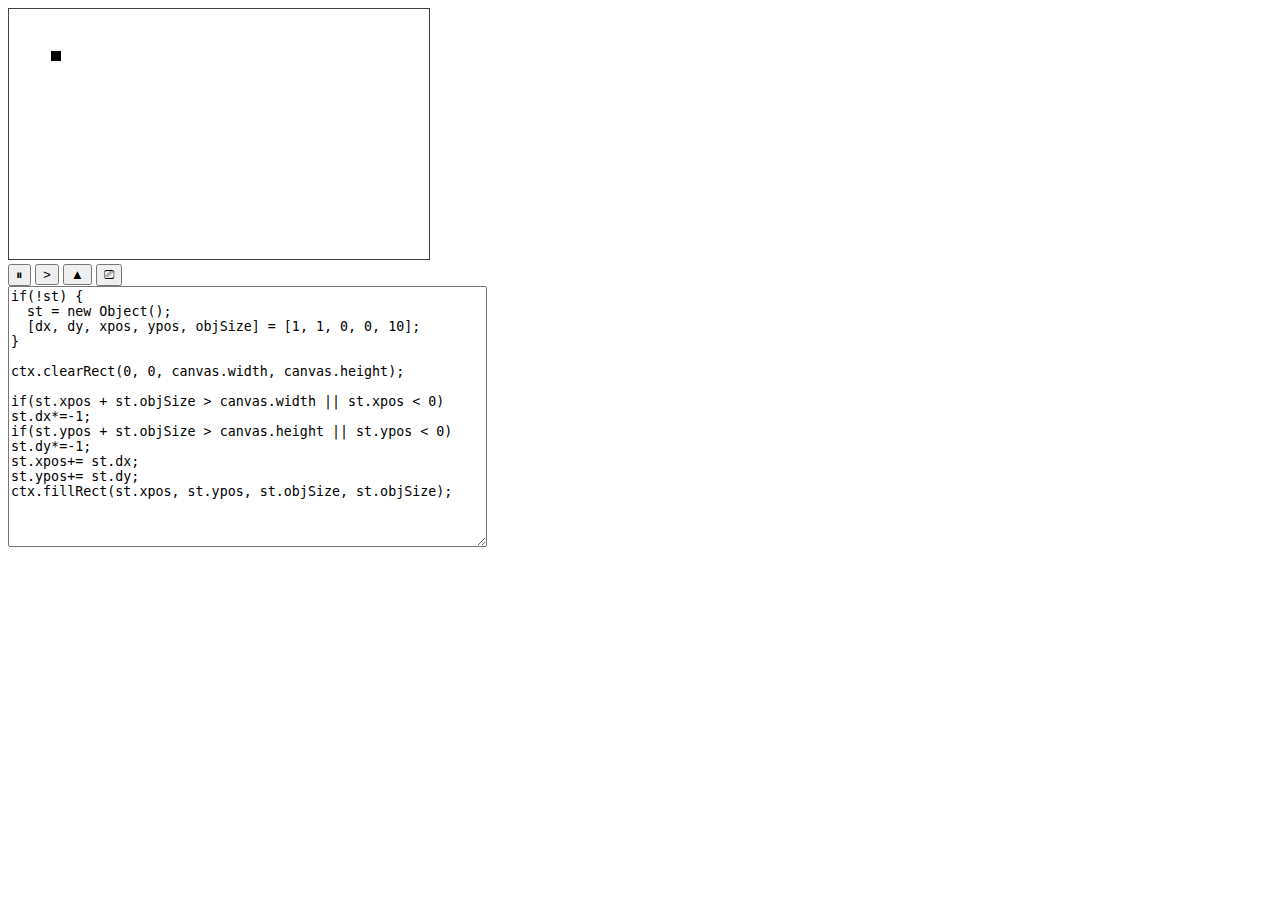
<file: site/toy_ide.html>
<!DOCTYPE HTML>
<html lang="en">
  <head>
    <meta name="viewport" content="width=device-width,initial-scale=1">
    <meta charset="utf-8">
    <style>
      canvas { border: 1px solid #374343; }
    </style>
  </head>
  <body>
    <canvas id="canvas"></canvas>
    <div>
      <div>
        <button id="animate" onclick="updateAnimating(this)"  title="Pause">&#9208;</button>
        <button id="stepForward" onclick="step(this)"  title="Step Forward">&#62;</button>
        <button id="updateDraw" onclick="updateDrawFunc(this)"  title="UpdateCode">&#9650;</button>
        <button id="clearScreen" onclick="clearScreen(this)" title="Clear">&#9114;</button>
      </div>
      <div>
        <textarea id="code" rows=17, cols=57></textarea>
      </div>
    </div>
    <script>
      var active = true;
      var canvas = document.querySelector('canvas');
      var ctx = canvas.getContext('2d');
      canvas.width = 420;
      canvas.height = 250;
      var st = null;
      var code = 'if(!st) {\n' +
        '  st = new Object();\n' + 
        '  [dx, dy, xpos, ypos, objSize] = [1, 1, 0, 0, 10];\n' +
        '}\n\n' +
        'ctx.clearRect(0, 0, canvas.width, canvas.height);\n\n'+
        'if(st.xpos + st.objSize > canvas.width || st.xpos < 0) st.dx*=-1;\n' +
        'if(st.ypos + st.objSize > canvas.height || st.ypos < 0) st.dy*=-1;\n' +
        'st.xpos+= st.dx;\n' +
        'st.ypos+= st.dy;\n' +
        'ctx.fillRect(st.xpos, st.ypos, st.objSize, st.objSize);';
      document.getElementById("code").value = code;
      var drawFunc = draw;

      function updateAnimating(elem) {
        if(active) {
          elem.innerHTML= '&#9654;';
          elem.title = "Start";
          active = false;
        } else {
          active = true;
          elem.innerHTML= '&#9208;';
          elem.title = "Pause";
          window.requestAnimationFrame(drawFunc);
        }
      }

      function clearScreen() {
        ctx.clearRect(0, 0, canvas.width, canvas.height);
      }

      function step() {
        // Only allow step if animations are paused
        if(!active) {
          drawFunc();
        }
      }


      function updateDrawFunc() {
        var code = document.getElementById("code").value;
        ctx.clearRect(0,0,canvas.width,canvas.height);
        drawFunc=Function(code + "; if(active) { window.requestAnimationFrame(drawFunc); }");
      }

      function draw() {
        if(!st) {
          st = new Object();
          [st.dy, st.dx, st.xpos, st.ypos, st.objSize] = [1, 1, 0, 0, 10];
        }
        ctx.clearRect(0, 0, canvas.width, canvas.height);
        if(st.xpos + st.objSize > canvas.width || st.xpos < 0) st.dx*=-1;
        if(st.ypos + st.objSize > canvas.height || st.ypos < 0) st.dy*=-1;
        st.xpos+= st.dx;
        st.ypos+= st.dy;
        ctx.fillRect(st.xpos, st.ypos, st.objSize, st.objSize);
        if(active) {  window.requestAnimationFrame(drawFunc); }
      }

      drawFunc();
    </script>
  </body>
</html>
</file>
